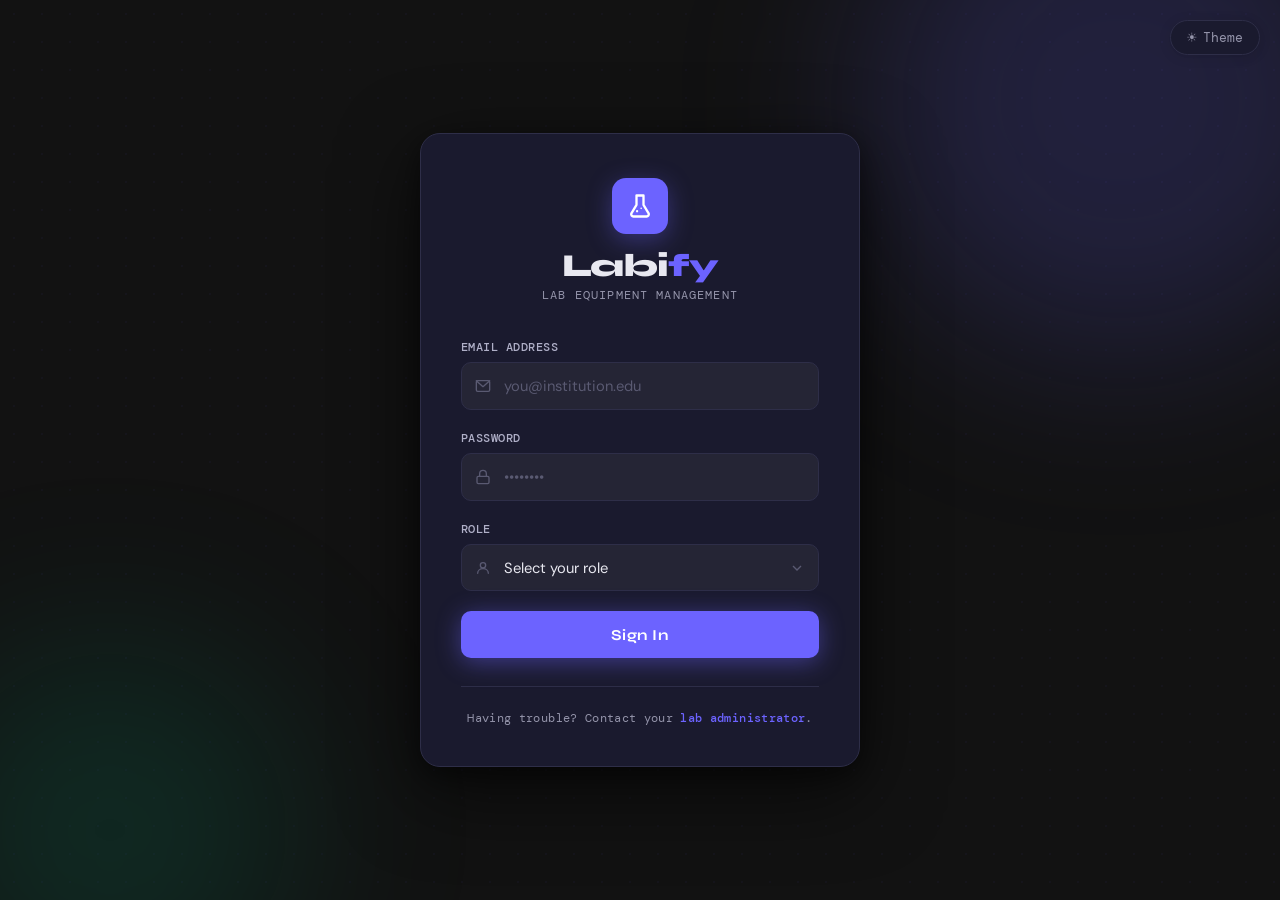
<file: index.html>
<!DOCTYPE html>
<html lang="en">
<head>
  <meta charset="UTF-8">
  <meta name="viewport" content="width=device-width, initial-scale=1.0">
  <title>Dashboard — Labify</title>
  <link rel="stylesheet" href="style.css">
  <link rel="icon" href="data:image/svg+xml,<svg xmlns='http://www.w3.org/2000/svg' viewBox='0 0 100 100'><text y='.9em' font-size='90'>⚗️</text></svg>">
</head>
<body>
<script>
  const token = localStorage.getItem("authToken");
  if (!token) {
    window.location.replace("login.html");  }
</script>
<div class="sidebar-overlay"></div>
<div class="app-layout">

  <!-- SIDEBAR -->
  <aside class="sidebar" id="sidebar">
    <div class="sidebar-logo">
      <div class="logo-icon">⚗️</div>
      <div class="logo-text">Lab<span>ify</span></div>
    </div>
    <nav class="sidebar-nav" id="sidebarNav"></nav>
    <div class="sidebar-footer">
      <button class="collapse-btn" id="collapseBtn">
        <span class="collapse-icon nav-icon">◀</span>
        <span class="nav-label">Collapse</span>
      </button>
    </div>
  </aside>

  <!-- MAIN -->
  <div class="main-content" id="mainContent">
    <header class="navbar">
      <button class="icon-btn" id="mobileMenuBtn">☰</button>
      <div class="page-title-area">
        <div class="page-breadcrumb" id="pageBreadcrumb">Labify</div>
        <div class="page-heading" id="pageHeading">Dashboard</div>
      </div>
      <div class="navbar-search">
        <span class="search-icon">🔍</span>
        <input type="text" id="globalSearch" placeholder="Search equipment, people..." autocomplete="off">
      </div>
      <div class="navbar-actions">
        <button class="icon-btn" id="themeToggle" title="Toggle Theme">☀️</button>
        <div style="position:relative">
          <div class="avatar" id="avatarBtn">AD</div>
          <div class="profile-dropdown" id="profileDropdown">
            <div class="dropdown-item">👤 Admin Profile</div>
            <div class="dropdown-item">⚙️ Settings</div>
            <div class="dropdown-divider"></div>
            <div class="dropdown-item">🚪 Sign Out</div>
          </div>
        </div>
      </div>
    </header>

    <main class="page-content" id="pageContent">
      <!-- Rendered by JS -->
    </main>
  </div>
</div>

<!-- TOAST -->
<div class="toast-container" id="toastContainer"></div>

<!-- CONFIRM DIALOG -->
<div class="confirm-overlay" id="confirmOverlay">
  <div class="confirm-box">
    <div class="confirm-icon">⚠️</div>
    <div class="confirm-title" id="confirmTitle">Are you sure?</div>
    <div class="confirm-msg" id="confirmMsg">This action cannot be undone.</div>
    <div class="confirm-actions">
      <button class="btn btn-secondary" onclick="Confirm.cancel()">Cancel</button>
      <button class="btn btn-danger" id="confirmBtn" onclick="Confirm.confirm()">Delete</button>
    </div>
  </div>
</div>

<script src="script.js"></script>
<script>
document.addEventListener('DOMContentLoaded', () => {
  initLayout('index.html', 'Dashboard', 'Labify / Overview');
  renderDashboard();
});

function renderDashboard() {
  const equipment = DB.get('equipment');
  const issues = DB.get('issues');
  const maintenance = DB.get('maintenance');
  const labs = DB.get('labs');
  const students = DB.get('students');
  const faculty = DB.get('faculty');
  const vendors = DB.get('vendors');
  const technicians = DB.get('technicians');

  const totalEquipment = equipment.reduce((s, e) => s + e.quantity, 0);
  const totalAvailable = equipment.reduce((s, e) => s + e.available, 0);
  const totalIssued = issues.filter(i => i.status === 'issued').length;
  const inMaintenance = maintenance.filter(m => m.status !== 'completed').length;
  const activeLabs = labs.filter(l => l.status === 'active').length;

  document.getElementById('pageContent').innerHTML = `
    <!-- STATS -->
    <div class="stats-grid">
      <div class="stat-card" style="--delay:0">
        <div class="stat-card-header">
          <div class="stat-icon blue">🔬</div>
          <span class="stat-trend neutral">+3 this month</span>
        </div>
        <div class="stat-value" id="sv1">0</div>
        <div class="stat-label">Total Equipment Items</div>
      </div>
      <div class="stat-card" style="--delay:1">
        <div class="stat-card-header">
          <div class="stat-icon green">✅</div>
          <span class="stat-trend up">↑ 12%</span>
        </div>
        <div class="stat-value" id="sv2">0</div>
        <div class="stat-label">Available Items</div>
      </div>
      <div class="stat-card" style="--delay:2">
        <div class="stat-card-header">
          <div class="stat-icon red">📤</div>
          <span class="stat-trend down">↓ 4%</span>
        </div>
        <div class="stat-value" id="sv3">0</div>
        <div class="stat-label">Currently Issued</div>
      </div>
      <div class="stat-card" style="--delay:3">
        <div class="stat-card-header">
          <div class="stat-icon amber">🔧</div>
          <span class="stat-trend neutral">Ongoing</span>
        </div>
        <div class="stat-value" id="sv4">0</div>
        <div class="stat-label">Under Maintenance</div>
      </div>
    </div>

    <!-- QUICK ACTIONS -->
    <div class="quick-actions">
      <a href="issue.html" class="quick-action-btn">
        <div class="qa-icon" style="background:rgba(79,142,247,0.15)">📤</div>
        <span class="qa-label">Issue Equipment</span>
      </a>
      <a href="maintenance.html" class="quick-action-btn">
        <div class="qa-icon" style="background:rgba(245,158,11,0.15)">🔧</div>
        <span class="qa-label">Add Maintenance</span>
      </a>
      <a href="equipment.html" class="quick-action-btn">
        <div class="qa-icon" style="background:rgba(16,185,129,0.15)">➕</div>
        <span class="qa-label">Add Equipment</span>
      </a>
      <a href="students.html" class="quick-action-btn">
        <div class="qa-icon" style="background:rgba(124,58,237,0.15)">🎓</div>
        <span class="qa-label">Add Student</span>
      </a>
      <a href="labs.html" class="quick-action-btn">
        <div class="qa-icon" style="background:rgba(6,182,212,0.15)">🏛️</div>
        <span class="qa-label">Manage Labs</span>
      </a>
      <a href="vendors.html" class="quick-action-btn">
        <div class="qa-icon" style="background:rgba(239,68,68,0.15)">🏢</div>
        <span class="qa-label">Vendors</span>
      </a>
    </div>

    <!-- CHARTS -->
    <div class="charts-grid">
      <div class="chart-card">
        <div class="chart-header">
          <div>
            <div class="chart-title">Equipment by Category</div>
            <div class="chart-subtitle">Total units per category</div>
          </div>
        </div>
        <canvas class="bar-chart" id="barChart"></canvas>
        <div class="chart-legend" id="barLegend"></div>
      </div>
      <div class="chart-card">
        <div class="chart-header">
          <div>
            <div class="chart-title">Issue Activity</div>
            <div class="chart-subtitle">Issues over last 6 months</div>
          </div>
        </div>
        <canvas class="line-chart" id="lineChart"></canvas>
        <div class="chart-legend">
          <div class="legend-item"><div class="legend-dot" style="background:#4f8ef7"></div>Issues</div>
          <div class="legend-item"><div class="legend-dot" style="background:#10b981"></div>Returns</div>
        </div>
      </div>
    </div>

    <!-- BOTTOM GRID -->
    <div class="charts-grid">
      <!-- RECENT ISSUES -->
      <div class="chart-card">
        <div class="chart-header">
          <div>
            <div class="chart-title">Recent Issues</div>
            <div class="chart-subtitle">Latest equipment transactions</div>
          </div>
          <a href="issue.html" class="btn btn-secondary btn-sm">View All</a>
        </div>
        <div id="recentIssues"></div>
      </div>

      <!-- SYSTEM OVERVIEW -->
      <div class="chart-card">
        <div class="chart-header">
          <div>
            <div class="chart-title">System Overview</div>
            <div class="chart-subtitle">Key metrics at a glance</div>
          </div>
        </div>
        <div id="systemOverview"></div>
      </div>
    </div>
  `;

  // Animate stat counters
  animateCounter('sv1', totalEquipment);
  animateCounter('sv2', totalAvailable);
  animateCounter('sv3', totalIssued);
  animateCounter('sv4', inMaintenance);

  // Render charts after layout
  setTimeout(() => {
    renderBarChart(equipment);
    renderLineChart();
    renderRecentIssues(issues, equipment);
    renderSystemOverview({ labs, students, faculty, vendors, technicians, activeLabs });
  }, 100);
}

function animateCounter(id, target) {
  const el = document.getElementById(id);
  if (!el) return;
  let cur = 0;
  const step = Math.ceil(target / 40);
  const timer = setInterval(() => {
    cur = Math.min(cur + step, target);
    el.textContent = cur;
    if (cur >= target) clearInterval(timer);
  }, 30);
}

function renderBarChart(equipment) {
  const cats = {};
  equipment.forEach(eq => {
    cats[eq.category] = (cats[eq.category] || 0) + eq.quantity;
  });
  const labels = Object.keys(cats);
  const data = Object.values(cats);
  const colors = ['#4f8ef7', '#7c3aed', '#06b6d4', '#10b981', '#f59e0b', '#ef4444'];

  Charts.drawBar('barChart', labels, data, colors);

  const legend = document.getElementById('barLegend');
  if (legend) {
    legend.innerHTML = labels.map((l, i) => `
      <div class="legend-item">
        <div class="legend-dot" style="background:${colors[i % colors.length]}"></div>
        ${l}
      </div>`).join('');
  }
}

function renderLineChart() {
  const months = ['Jan', 'Feb', 'Mar', 'Apr', 'May', 'Jun'];
  Charts.drawLine('lineChart', months, [
    { data: [4, 7, 5, 9, 6, 8], color: '#4f8ef7' },
    { data: [2, 5, 4, 6, 5, 7], color: '#10b981' }
  ]);
}

function renderRecentIssues(issues, equipment) {
  const container = document.getElementById('recentIssues');
  if (!container) return;
  const recent = [...issues].sort((a, b) => b.id - a.id).slice(0, 4);

  if (!recent.length) {
    container.innerHTML = `<div class="empty-state"><div class="empty-icon">📋</div><div class="empty-title">No issues yet</div></div>`;
    return;
  }

  container.innerHTML = `<ul class="activity-list">` + recent.map(issue => `
    <li class="activity-item">
      <div class="activity-dot" style="background:${issue.status === 'issued' ? '#ef4444' : '#10b981'}"></div>
      <div class="activity-content">
        <div class="activity-text">
          <span>${issue.equipment_name}</span> — ${issue.borrower_name}
        </div>
        <div class="activity-time">${issue.status === 'issued' ? '📤 Issued' : '📥 Returned'} · ${Utils.formatDate(issue.issued_date)}</div>
      </div>
      ${Utils.statusBadge(issue.status)}
    </li>`).join('') + `</ul>`;
}

function renderSystemOverview({ labs, students, faculty, vendors, technicians, activeLabs }) {
  const items = [
    { label: 'Active Laboratories', value: activeLabs, total: labs.length, color: '#4f8ef7' },
    { label: 'Registered Students', value: students.filter(s => s.status === 'active').length, total: students.length, color: '#7c3aed' },
    { label: 'Faculty Members', value: faculty.filter(f => f.status === 'active').length, total: faculty.length, color: '#06b6d4' },
    { label: 'Active Vendors', value: vendors.filter(v => v.status === 'active').length, total: vendors.length, color: '#10b981' },
    { label: 'Technicians', value: technicians.filter(t => t.status === 'active').length, total: technicians.length, color: '#f59e0b' },
  ];

  document.getElementById('systemOverview').innerHTML = items.map(item => `
    <div style="margin-bottom:18px">
      <div style="display:flex;justify-content:space-between;margin-bottom:6px">
        <span style="font-size:13px;font-weight:500">${item.label}</span>
        <span style="font-size:13px;font-weight:700;color:${item.color}">${item.value}/${item.total}</span>
      </div>
      <div class="progress-bar-wrap">
        <div class="progress-bar" style="width:${item.total ? (item.value/item.total*100) : 0}%;background:${item.color}"></div>
      </div>
    </div>`).join('');
}

window.addEventListener('resize', () => {
  const equipment = DB.get('equipment');
  renderBarChart(equipment);
  renderLineChart();
});
</script>
</body>
</html>
</file>
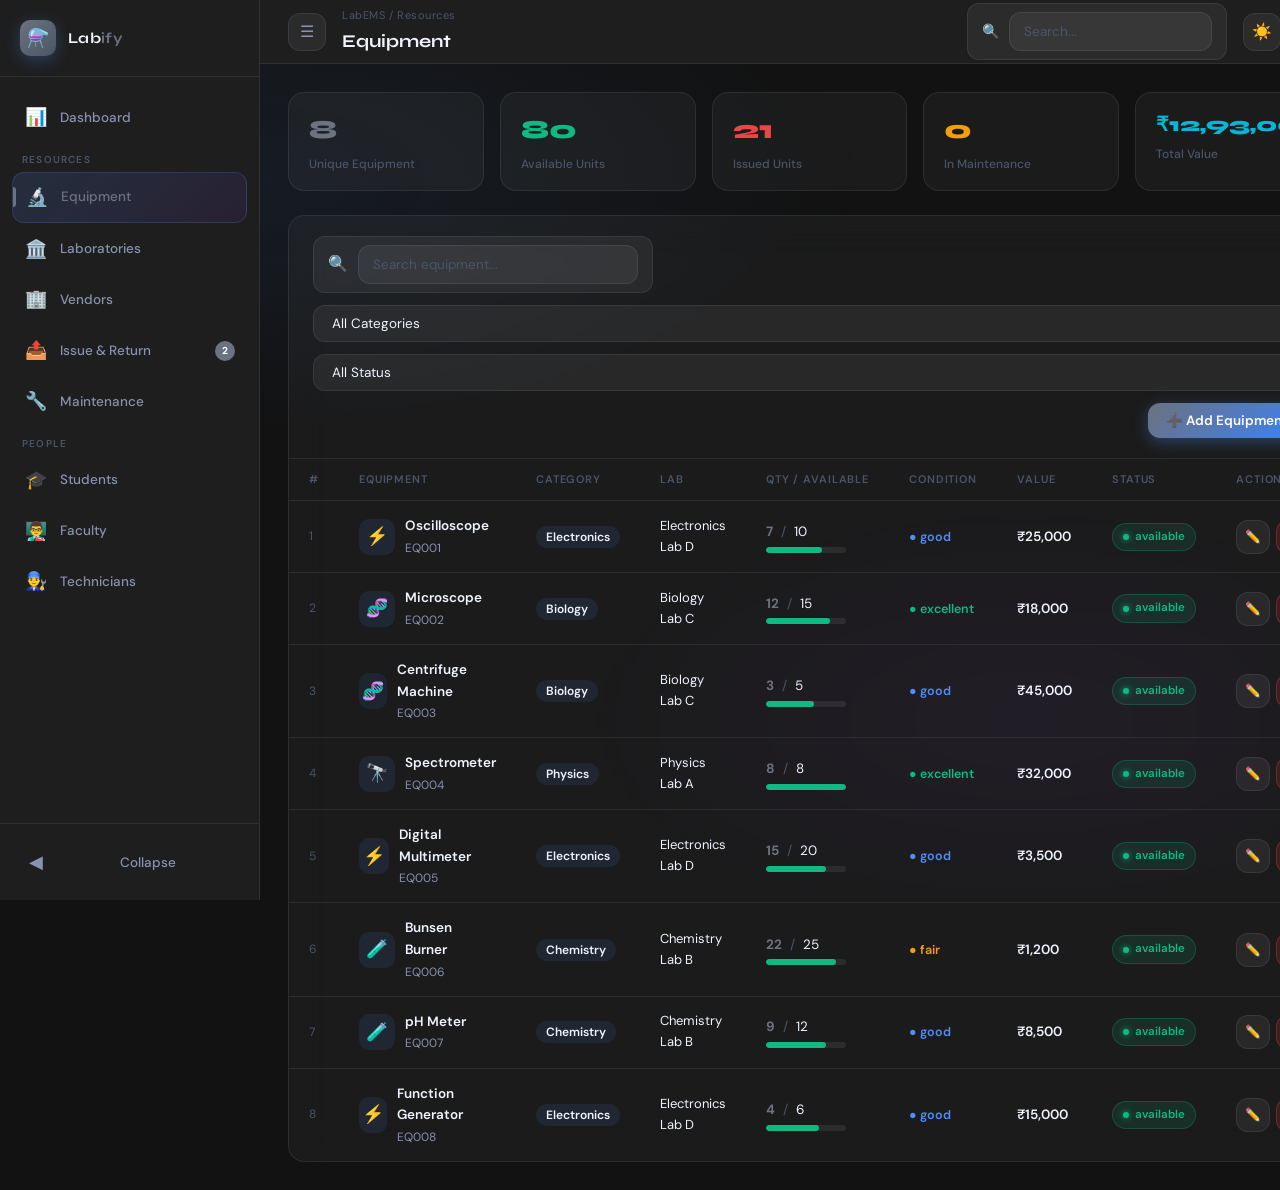
<file: equipment.html>
<!DOCTYPE html>
<html lang="en">
<head>
  <meta charset="UTF-8">
  <meta name="viewport" content="width=device-width, initial-scale=1.0">
  <title>Equipment — Labify</title>
  <link rel="stylesheet" href="style.css">
  <link rel="icon" href="data:image/svg+xml,<svg xmlns='http://www.w3.org/2000/svg' viewBox='0 0 100 100'><text y='.9em' font-size='90'>⚗️</text></svg>">
</head>
<body>

<div class="sidebar-overlay"></div>
<div class="app-layout">
  <aside class="sidebar" id="sidebar">
    <div class="sidebar-logo"><div class="logo-icon">⚗️</div><div class="logo-text">Lab<span>ify</span></div></div>
    <nav class="sidebar-nav" id="sidebarNav"></nav>
    <div class="sidebar-footer">
      <button class="collapse-btn" id="collapseBtn"><span class="collapse-icon nav-icon">◀</span><span class="nav-label">Collapse</span></button>
    </div>
  </aside>

  <div class="main-content" id="mainContent">
    <header class="navbar">
      <button class="icon-btn" id="mobileMenuBtn">☰</button>
      <div class="page-title-area">
        <div class="page-breadcrumb" id="pageBreadcrumb">Labify / Resources</div>
        <div class="page-heading" id="pageHeading">Equipment</div>
      </div>
      <div class="navbar-search">
        <span class="search-icon">🔍</span>
        <input type="text" id="globalSearch" placeholder="Search..." autocomplete="off">
      </div>
      <div class="navbar-actions">
        <button class="icon-btn" id="themeToggle">☀️</button>
        <div style="position:relative">
          <div class="avatar" id="avatarBtn">AD</div>
          <div class="profile-dropdown" id="profileDropdown">
            <div class="dropdown-item">👤 Admin Profile</div>
            <div class="dropdown-item">⚙️ Settings</div>
            <div class="dropdown-divider"></div>
            <div class="dropdown-item">🚪 Sign Out</div>
          </div>
        </div>
      </div>
    </header>

    <main class="page-content">
      <div class="mini-stats" id="miniStats"></div>
      <div class="table-card">
        <div class="table-toolbar">
          <div class="search-box">
            <span>🔍</span>
            <input type="text" id="tableSearch" placeholder="Search equipment...">
          </div>
          <select class="filter-select" id="categoryFilter">
            <option value="">All Categories</option>
            <option value="Electronics">Electronics</option>
            <option value="Biology">Biology</option>
            <option value="Chemistry">Chemistry</option>
            <option value="Physics">Physics</option>
            <option value="Mechanical">Mechanical</option>
            <option value="General">General</option>
          </select>
          <select class="filter-select" id="statusFilter">
            <option value="">All Status</option>
            <option value="available">Available</option>
            <option value="issued">Issued</option>
            <option value="maintenance">Maintenance</option>
          </select>
          <div class="toolbar-spacer"></div>
          <button class="btn btn-primary" onclick="openAddModal()">➕ Add Equipment</button>
        </div>
        <div id="tableBody"></div>
      </div>
    </main>
  </div>
</div>

<!-- MODAL -->
<div class="modal-overlay" id="eqModal">
  <div class="modal">
    <div class="modal-header">
      <div class="modal-title" id="modalTitle">Add Equipment</div>
      <button class="modal-close" onclick="closeModal('eqModal')">✕</button>
    </div>
    <div class="modal-body">
      <input type="hidden" id="editId">
      <div class="form-row">
        <div class="form-group">
          <label>Equipment Name *</label>
          <input type="text" id="fName" placeholder="e.g. Oscilloscope">
          <div class="form-error" id="fNameErr">Name is required</div>
        </div>
        <div class="form-group">
          <label>Equipment Code *</label>
          <input type="text" id="fCode" placeholder="e.g. EQ001">
          <div class="form-error" id="fCodeErr">Code is required</div>
        </div>
      </div>
      <div class="form-row">
        <div class="form-group">
          <label>Category *</label>
          <select id="fCategory">
            <option value="">Select category</option>
            <option value="Electronics">Electronics</option>
            <option value="Biology">Biology</option>
            <option value="Chemistry">Chemistry</option>
            <option value="Physics">Physics</option>
            <option value="Mechanical">Mechanical</option>
            <option value="General">General</option>
          </select>
          <div class="form-error" id="fCatErr">Category is required</div>
        </div>
        <div class="form-group">
          <label>Assigned Lab</label>
          <select id="fLab">
            <option value="">Select lab</option>
          </select>
        </div>
      </div>
      <div class="form-row">
        <div class="form-group">
          <label>Total Quantity *</label>
          <input type="number" id="fQty" placeholder="e.g. 10" min="1">
          <div class="form-error" id="fQtyErr">Quantity must be >= 1</div>
        </div>
        <div class="form-group">
          <label>Available Quantity</label>
          <input type="number" id="fAvail" placeholder="e.g. 8" min="0">
        </div>
      </div>
      <div class="form-row">
        <div class="form-group">
          <label>Vendor</label>
          <select id="fVendor">
            <option value="">Select vendor</option>
          </select>
        </div>
        <div class="form-group">
          <label>Condition</label>
          <select id="fCondition">
            <option value="excellent">Excellent</option>
            <option value="good">Good</option>
            <option value="fair">Fair</option>
            <option value="poor">Poor</option>
          </select>
        </div>
      </div>
      <div class="form-row">
        <div class="form-group">
          <label>Purchase Date</label>
          <input type="date" id="fDate">
        </div>
        <div class="form-group">
          <label>Value (₹)</label>
          <input type="number" id="fValue" placeholder="e.g. 25000" min="0">
        </div>
      </div>
      <div class="form-group">
        <label>Status</label>
        <select id="fStatus">
          <option value="available">Available</option>
          <option value="maintenance">Under Maintenance</option>
          <option value="issued">Issued</option>
        </select>
      </div>
    </div>
    <div class="modal-footer">
      <button class="btn btn-secondary" onclick="closeModal('eqModal')">Cancel</button>
      <button class="btn btn-primary" onclick="saveEquipment()">💾 Save Equipment</button>
    </div>
  </div>
</div>

<div class="toast-container" id="toastContainer"></div>
<div class="confirm-overlay" id="confirmOverlay">
  <div class="confirm-box">
    <div class="confirm-icon">🗑️</div>
    <div class="confirm-title" id="confirmTitle">Delete Equipment?</div>
    <div class="confirm-msg" id="confirmMsg">This action cannot be undone.</div>
    <div class="confirm-actions">
      <button class="btn btn-secondary" onclick="Confirm.cancel()">Cancel</button>
      <button class="btn btn-danger" id="confirmBtn" onclick="Confirm.confirm()">Delete</button>
    </div>
  </div>
</div>

<script src="script.js"></script>
<script>
let allEquipment = [];
let filtered = [];

document.addEventListener('DOMContentLoaded', () => {
  initLayout('equipment.html', 'Equipment', 'LabEMS / Resources');
  loadData();
  populateDropdowns();
  document.getElementById('tableSearch').addEventListener('input', Utils.debounce(applyFilters, 250));
  document.getElementById('categoryFilter').addEventListener('change', applyFilters);
  document.getElementById('statusFilter').addEventListener('change', applyFilters);
});

function loadData() {
  allEquipment = DB.get('equipment');
  renderMiniStats();
  applyFilters();
}

function populateDropdowns() {
  const labs = DB.get('labs');
  const vendors = DB.get('vendors');
  const labSel = document.getElementById('fLab');
  const vendorSel = document.getElementById('fVendor');
  labs.forEach(l => labSel.innerHTML += `<option value="${l.id}">${l.name}</option>`);
  vendors.forEach(v => vendorSel.innerHTML += `<option value="${v.id}">${v.name}</option>`);
}

function renderMiniStats() {
  const totalQty = allEquipment.reduce((s, e) => s + e.quantity, 0);
  const totalAvail = allEquipment.reduce((s, e) => s + e.available, 0);
  const totalVal = allEquipment.reduce((s, e) => s + (e.value * e.quantity || 0), 0);
  const inMaint = allEquipment.filter(e => e.status === 'maintenance').length;

  document.getElementById('miniStats').innerHTML = `
    <div class="mini-stat"><div class="mini-stat-value text-accent">${allEquipment.length}</div><div class="mini-stat-label">Unique Equipment</div></div>
    <div class="mini-stat"><div class="mini-stat-value text-success">${totalAvail}</div><div class="mini-stat-label">Available Units</div></div>
    <div class="mini-stat"><div class="mini-stat-value text-danger">${totalQty - totalAvail}</div><div class="mini-stat-label">Issued Units</div></div>
    <div class="mini-stat"><div class="mini-stat-value text-warning">${inMaint}</div><div class="mini-stat-label">In Maintenance</div></div>
    <div class="mini-stat"><div class="mini-stat-value" style="color:var(--accent-teal);font-size:20px">${Utils.formatCurrency(totalVal)}</div><div class="mini-stat-label">Total Value</div></div>
  `;
}

function applyFilters() {
  const q = document.getElementById('tableSearch').value.toLowerCase();
  const cat = document.getElementById('categoryFilter').value;
  const status = document.getElementById('statusFilter').value;
  filtered = allEquipment.filter(e => {
    const matchQ = !q || e.name.toLowerCase().includes(q) || e.code.toLowerCase().includes(q) || (e.category || '').toLowerCase().includes(q);
    const matchC = !cat || e.category === cat;
    const matchS = !status || e.status === status;
    return matchQ && matchC && matchS;
  });
  renderTable();
}

function getLab(id) { return DB.get('labs').find(l => l.id === parseInt(id))?.name || '—'; }
function getVendor(id) { return DB.get('vendors').find(v => v.id === parseInt(id))?.name || '—'; }

const condColors = { excellent: '#10b981', good: '#4f8ef7', fair: '#f59e0b', poor: '#ef4444' };
const catIcons = { Electronics: '⚡', Biology: '🧬', Chemistry: '🧪', Physics: '🔭', Mechanical: '⚙️', General: '📦' };

function renderTable() {
  const container = document.getElementById('tableBody');
  if (!filtered.length) {
    container.innerHTML = `<div class="empty-state"><div class="empty-icon">🔬</div><div class="empty-title">No equipment found</div><div class="empty-desc">Add equipment or adjust your filters.</div><button class="btn btn-primary" onclick="openAddModal()">➕ Add Equipment</button></div>`;
    return;
  }

  container.innerHTML = `
    <table>
      <thead><tr>
        <th>#</th><th>Equipment</th><th>Category</th><th>Lab</th>
        <th>Qty / Available</th><th>Condition</th><th>Value</th><th>Status</th><th>Actions</th>
      </tr></thead>
      <tbody>
        ${filtered.map((eq, i) => `
          <tr>
            <td style="color:var(--text-muted);font-size:12px">${i+1}</td>
            <td>
              <div style="display:flex;align-items:center;gap:10px">
                <div style="width:36px;height:36px;border-radius:10px;background:rgba(79,142,247,0.1);display:flex;align-items:center;justify-content:center;font-size:18px">${catIcons[eq.category] || '📦'}</div>
                <div>
                  <div style="font-weight:600">${eq.name}</div>
                  <div class="cell-secondary">${eq.code}</div>
                </div>
              </div>
            </td>
            <td><span style="background:rgba(79,142,247,0.1);padding:3px 10px;border-radius:20px;font-size:12px;font-weight:600">${eq.category}</span></td>
            <td style="font-size:13px">${getLab(eq.lab_id)}</td>
            <td>
              <div style="display:flex;align-items:center;gap:8px">
                <span style="font-weight:700;color:var(--accent-primary)">${eq.available}</span>
                <span style="color:var(--text-muted)">/</span>
                <span>${eq.quantity}</span>
              </div>
              <div class="progress-bar-wrap" style="margin-top:4px;width:80px">
                <div class="progress-bar" style="width:${eq.quantity ? (eq.available/eq.quantity*100) : 0}%;background:var(--accent-success)"></div>
              </div>
            </td>
            <td><span style="color:${condColors[eq.condition] || '#94a3b8'};font-weight:600;font-size:12.5px">● ${eq.condition || '—'}</span></td>
            <td style="font-weight:600">${Utils.formatCurrency(eq.value || 0)}</td>
            <td>${Utils.statusBadge(eq.status)}</td>
            <td>
              <div class="action-btns">
                <button class="btn btn-secondary btn-sm btn-icon-only" onclick="editEquipment(${eq.id})" title="Edit">✏️</button>
                <button class="btn btn-danger btn-sm btn-icon-only" onclick="deleteEquipment(${eq.id})" title="Delete">🗑️</button>
              </div>
            </td>
          </tr>`).join('')}
      </tbody>
    </table>`;
}

function openAddModal() {
  document.getElementById('editId').value = '';
  document.getElementById('fName').value = '';
  document.getElementById('fCode').value = '';
  document.getElementById('fCategory').value = '';
  document.getElementById('fLab').value = '';
  document.getElementById('fQty').value = '';
  document.getElementById('fAvail').value = '';
  document.getElementById('fVendor').value = '';
  document.getElementById('fCondition').value = 'good';
  document.getElementById('fDate').value = '';
  document.getElementById('fValue').value = '';
  document.getElementById('fStatus').value = 'available';
  document.getElementById('modalTitle').textContent = 'Add Equipment';
  clearErrors();
  openModal('eqModal');
}

function editEquipment(id) {
  const eq = allEquipment.find(e => e.id === id);
  if (!eq) return;
  document.getElementById('editId').value = id;
  document.getElementById('fName').value = eq.name;
  document.getElementById('fCode').value = eq.code;
  document.getElementById('fCategory').value = eq.category;
  document.getElementById('fLab').value = eq.lab_id || '';
  document.getElementById('fQty').value = eq.quantity;
  document.getElementById('fAvail').value = eq.available;
  document.getElementById('fVendor').value = eq.vendor_id || '';
  document.getElementById('fCondition').value = eq.condition || 'good';
  document.getElementById('fDate').value = eq.purchase_date || '';
  document.getElementById('fValue').value = eq.value || '';
  document.getElementById('fStatus').value = eq.status;
  document.getElementById('modalTitle').textContent = 'Edit Equipment';
  clearErrors();
  openModal('eqModal');
}

function saveEquipment() {
  const name = document.getElementById('fName').value.trim();
  const code = document.getElementById('fCode').value.trim();
  const category = document.getElementById('fCategory').value;
  const qty = parseInt(document.getElementById('fQty').value) || 0;
  let valid = true;

  [['fName','fNameErr'], ['fCode','fCodeErr']].forEach(([f, e]) => {
    const val = document.getElementById(f).value.trim();
    if (!val) { showError(e); document.getElementById(f).classList.add('invalid'); valid = false; }
    else { hideError(e); document.getElementById(f).classList.remove('invalid'); }
  });

  if (!category) { showError('fCatErr'); document.getElementById('fCategory').classList.add('invalid'); valid = false; }
  else { hideError('fCatErr'); document.getElementById('fCategory').classList.remove('invalid'); }

  if (qty < 1) { showError('fQtyErr'); document.getElementById('fQty').classList.add('invalid'); valid = false; }
  else { hideError('fQtyErr'); document.getElementById('fQty').classList.remove('invalid'); }

  if (!valid) return;

  const avail = parseInt(document.getElementById('fAvail').value) || qty;
  const data = {
    name, code, category,
    lab_id: parseInt(document.getElementById('fLab').value) || null,
    quantity: qty,
    available: Math.min(avail, qty),
    vendor_id: parseInt(document.getElementById('fVendor').value) || null,
    condition: document.getElementById('fCondition').value,
    purchase_date: document.getElementById('fDate').value,
    value: parseFloat(document.getElementById('fValue').value) || 0,
    status: document.getElementById('fStatus').value
  };

  const equipment = DB.get('equipment');
  const id = document.getElementById('editId').value;
  if (id) {
    const idx = equipment.findIndex(e => e.id === parseInt(id));
    if (idx >= 0) equipment[idx] = { ...equipment[idx], ...data };
    Toast.show('Equipment updated!', 'success');
  } else {
    data.id = DB.nextId('equipment');
    equipment.push(data);
    Toast.show('Equipment added!', 'success');
  }

  DB.set('equipment', equipment);
  closeModal('eqModal');
  loadData();
}

async function deleteEquipment(id) {
  const ok = await Confirm.show('Delete Equipment?', 'This will permanently remove this equipment record.');
  if (!ok) return;
  DB.set('equipment', DB.get('equipment').filter(e => e.id !== id));
  Toast.show('Equipment deleted.', 'warning');
  loadData();
}

function showError(id) { document.getElementById(id)?.classList.add('show'); }
function hideError(id) { document.getElementById(id)?.classList.remove('show'); }
function clearErrors() {
  document.querySelectorAll('.form-error').forEach(e => e.classList.remove('show'));
  document.querySelectorAll('.invalid').forEach(e => e.classList.remove('invalid'));
}
</script>
</body>
</html>
</file>
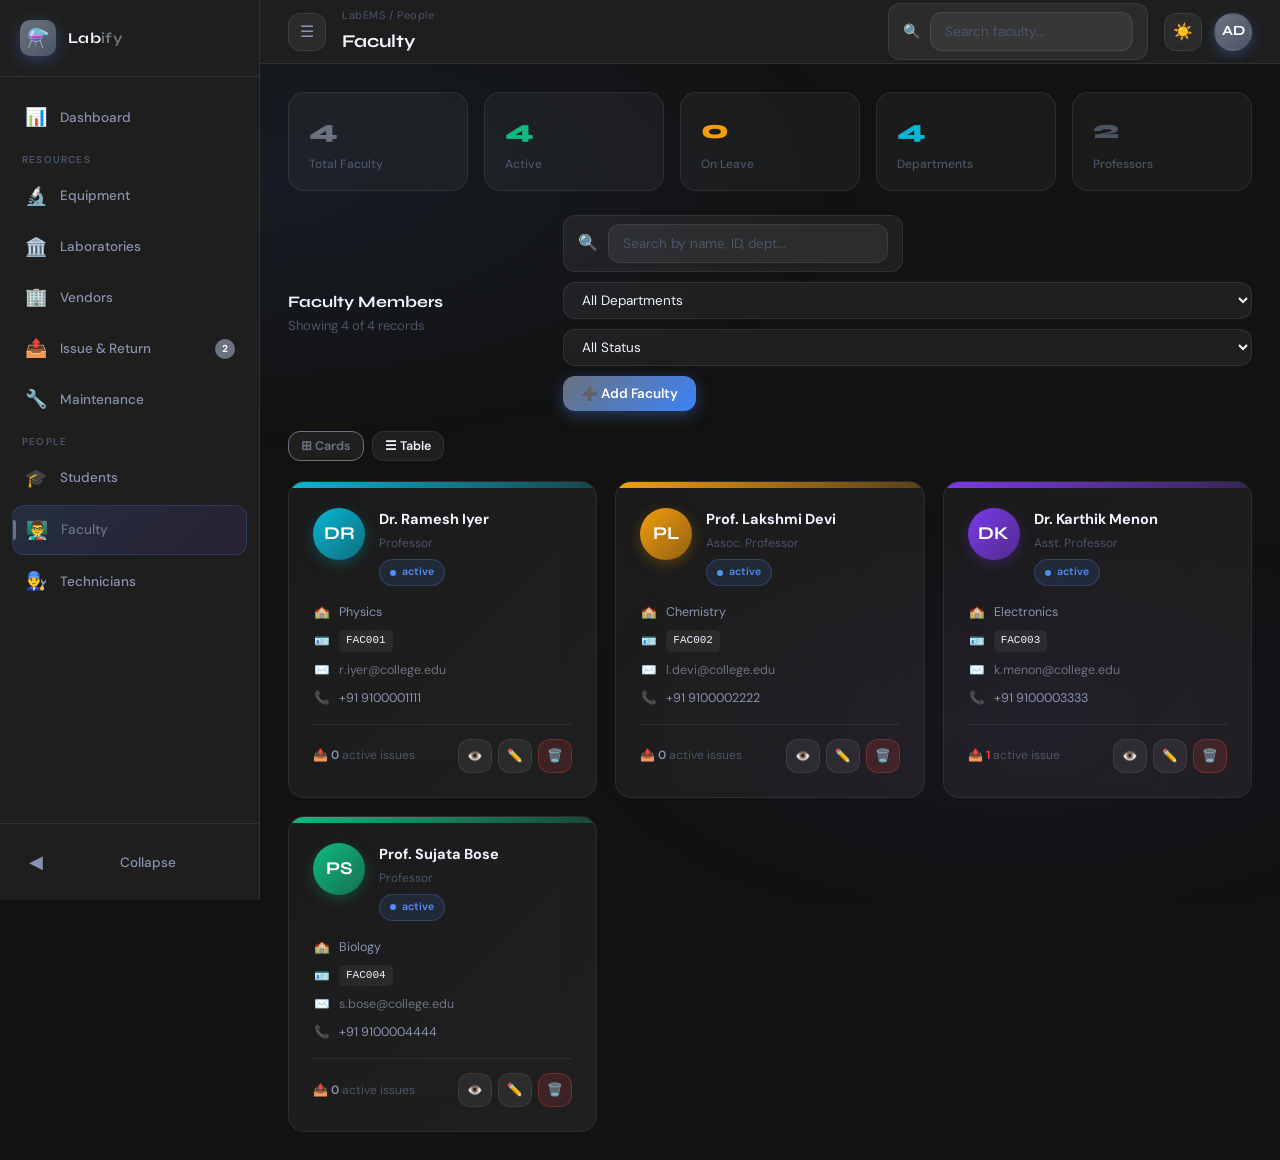
<file: faculty.html>
<!DOCTYPE html>
<html lang="en">
<head>
  <meta charset="UTF-8">
  <meta name="viewport" content="width=device-width, initial-scale=1.0">
  <title>Faculty — Labify</title>
  <link rel="stylesheet" href="style.css">
  <link rel="icon" href="data:image/svg+xml,<svg xmlns='http://www.w3.org/2000/svg' viewBox='0 0 100 100'><text y='.9em' font-size='90'>⚗️</text></svg>">
</head>
<body>
<div class="sidebar-overlay"></div>
<div class="app-layout">

  <!-- SIDEBAR -->
  <aside class="sidebar" id="sidebar">
    <div class="sidebar-logo">
      <div class="logo-icon">⚗️</div>
      <div class="logo-text">Lab<span>ify</span></div>
    </div>
    <nav class="sidebar-nav" id="sidebarNav"></nav>
    <div class="sidebar-footer">
      <button class="collapse-btn" id="collapseBtn">
        <span class="collapse-icon nav-icon">◀</span>
        <span class="nav-label">Collapse</span>
      </button>
    </div>
  </aside>

  <!-- MAIN -->
  <div class="main-content" id="mainContent">
    <header class="navbar">
      <button class="icon-btn" id="mobileMenuBtn">☰</button>
      <div class="page-title-area">
        <div class="page-breadcrumb" id="pageBreadcrumb">Labify / People</div>
        <div class="page-heading" id="pageHeading">Faculty</div>
      </div>
      <div class="navbar-search">
        <span class="search-icon">🔍</span>
        <input type="text" id="globalSearch" placeholder="Search faculty..." autocomplete="off">
      </div>
      <div class="navbar-actions">
        <button class="icon-btn" id="themeToggle">☀️</button>
        <div style="position:relative">
          <div class="avatar" id="avatarBtn">AD</div>
          <div class="profile-dropdown" id="profileDropdown">
            <div class="dropdown-item">👤 Admin Profile</div>
            <div class="dropdown-item">⚙️ Settings</div>
            <div class="dropdown-divider"></div>
            <div class="dropdown-item">🚪 Sign Out</div>
          </div>
        </div>
      </div>
    </header>

    <main class="page-content">

      <!-- Mini Stats -->
      <div class="mini-stats" id="miniStats"></div>

      <!-- Faculty Cards Grid -->
      <div class="section-header">
        <div>
          <div class="section-title">Faculty Members</div>
          <div class="section-sub" id="recordCount">Loading...</div>
        </div>
        <div style="display:flex;gap:10px;flex-wrap:wrap;align-items:center">
          <div class="search-box" style="min-width:220px">
            <span>🔍</span>
            <input type="text" id="tableSearch" placeholder="Search by name, ID, dept...">
          </div>
          <select class="filter-select" id="deptFilter">
            <option value="">All Departments</option>
            <option value="Physics">Physics</option>
            <option value="Chemistry">Chemistry</option>
            <option value="Biology">Biology</option>
            <option value="Electronics">Electronics</option>
            <option value="Mechanical">Mechanical</option>
            <option value="Computer Science">Computer Science</option>
            <option value="Mathematics">Mathematics</option>
          </select>
          <select class="filter-select" id="statusFilter">
            <option value="">All Status</option>
            <option value="active">Active</option>
            <option value="inactive">Inactive</option>
          </select>
          <button class="btn btn-primary" onclick="openAddModal()">➕ Add Faculty</button>
        </div>
      </div>

      <!-- View Toggle -->
      <div style="display:flex;gap:8px;margin-bottom:20px">
        <button class="btn btn-secondary btn-sm" id="cardViewBtn" onclick="setView('card')" style="border-color:var(--accent-primary);color:var(--accent-primary)">⊞ Cards</button>
        <button class="btn btn-secondary btn-sm" id="tableViewBtn" onclick="setView('table')">☰ Table</button>
      </div>

      <!-- Content Area -->
      <div id="contentArea"></div>
    </main>
  </div>
</div>

<!-- ADD / EDIT MODAL -->
<div class="modal-overlay" id="facultyModal">
  <div class="modal">
    <div class="modal-header">
      <div class="modal-title" id="modalTitle">Add Faculty Member</div>
      <button class="modal-close" onclick="closeModal('facultyModal')">✕</button>
    </div>
    <div class="modal-body">
      <input type="hidden" id="editId">

      <div class="form-row">
        <div class="form-group">
          <label>Full Name *</label>
          <input type="text" id="fName" placeholder="e.g. Dr. Ramesh Iyer">
          <div class="form-error" id="fNameErr">Name is required</div>
        </div>
        <div class="form-group">
          <label>Employee ID *</label>
          <input type="text" id="fEmpId" placeholder="e.g. FAC001">
          <div class="form-error" id="fEmpIdErr">Employee ID is required</div>
        </div>
      </div>

      <div class="form-row">
        <div class="form-group">
          <label>Department *</label>
          <select id="fDept">
            <option value="">Select department</option>
            <option value="Physics">Physics</option>
            <option value="Chemistry">Chemistry</option>
            <option value="Biology">Biology</option>
            <option value="Electronics">Electronics</option>
            <option value="Mechanical">Mechanical</option>
            <option value="Computer Science">Computer Science</option>
            <option value="Mathematics">Mathematics</option>
          </select>
          <div class="form-error" id="fDeptErr">Department is required</div>
        </div>
        <div class="form-group">
          <label>Designation</label>
          <select id="fDesig">
            <option value="Professor">Professor</option>
            <option value="Assoc. Professor">Assoc. Professor</option>
            <option value="Asst. Professor">Asst. Professor</option>
            <option value="Lecturer">Lecturer</option>
            <option value="Lab Instructor">Lab Instructor</option>
            <option value="HOD">HOD</option>
          </select>
        </div>
      </div>

      <div class="form-row">
        <div class="form-group">
          <label>Email Address</label>
          <input type="email" id="fEmail" placeholder="e.g. name@college.edu">
        </div>
        <div class="form-group">
          <label>Phone Number</label>
          <input type="tel" id="fPhone" placeholder="e.g. +91 9100001111">
        </div>
      </div>

      <div class="form-row">
        <div class="form-group">
          <label>Joining Date</label>
          <input type="date" id="fJoinDate">
        </div>
        <div class="form-group">
          <label>Qualification</label>
          <input type="text" id="fQual" placeholder="e.g. Ph.D, M.Tech">
        </div>
      </div>

      <div class="form-group">
        <label>Status</label>
        <select id="fStatus">
          <option value="active">Active</option>
          <option value="inactive">Inactive</option>
          <option value="on-leave">On Leave</option>
        </select>
      </div>
    </div>
    <div class="modal-footer">
      <button class="btn btn-secondary" onclick="closeModal('facultyModal')">Cancel</button>
      <button class="btn btn-primary" onclick="saveFaculty()">💾 Save Faculty</button>
    </div>
  </div>
</div>

<!-- VIEW PROFILE MODAL -->
<div class="modal-overlay" id="profileModal">
  <div class="modal" style="max-width:480px">
    <div class="modal-header">
      <div class="modal-title">Faculty Profile</div>
      <button class="modal-close" onclick="closeModal('profileModal')">✕</button>
    </div>
    <div class="modal-body" id="profileBody"></div>
    <div class="modal-footer">
      <button class="btn btn-secondary" onclick="closeModal('profileModal')">Close</button>
    </div>
  </div>
</div>

<div class="toast-container" id="toastContainer"></div>
<div class="confirm-overlay" id="confirmOverlay">
  <div class="confirm-box">
    <div class="confirm-icon">🗑️</div>
    <div class="confirm-title" id="confirmTitle">Delete Faculty?</div>
    <div class="confirm-msg" id="confirmMsg">This will permanently remove this faculty record.</div>
    <div class="confirm-actions">
      <button class="btn btn-secondary" onclick="Confirm.cancel()">Cancel</button>
      <button class="btn btn-danger" id="confirmBtn" onclick="Confirm.confirm()">Delete</button>
    </div>
  </div>
</div>

<script src="script.js"></script>
<script>
let allFaculty = [];
let filtered = [];
let currentView = 'card';

const deptColors = {
  'Physics':         '#06b6d4',
  'Chemistry':       '#f59e0b',
  'Biology':         '#10b981',
  'Electronics':     '#7c3aed',
  'Mechanical':      '#ef4444',
  'Computer Science':'#4f8ef7',
  'Mathematics':     '#ec4899',
};

const desigRank = {
  'HOD': 0, 'Professor': 1, 'Assoc. Professor': 2,
  'Asst. Professor': 3, 'Lecturer': 4, 'Lab Instructor': 5
};

document.addEventListener('DOMContentLoaded', () => {
  initLayout('faculty.html', 'Faculty', 'LabEMS / People');
  loadData();
  document.getElementById('tableSearch').addEventListener('input', Utils.debounce(applyFilters, 250));
  document.getElementById('deptFilter').addEventListener('change', applyFilters);
  document.getElementById('statusFilter').addEventListener('change', applyFilters);
});

function loadData() {
  allFaculty = DB.get('faculty');
  renderMiniStats();
  applyFilters();
}

function renderMiniStats() {
  const active  = allFaculty.filter(f => f.status === 'active').length;
  const onLeave = allFaculty.filter(f => f.status === 'on-leave').length;
  const depts   = [...new Set(allFaculty.map(f => f.department))].length;
  const profs   = allFaculty.filter(f => f.designation === 'Professor' || f.designation === 'HOD').length;

  document.getElementById('miniStats').innerHTML = `
    <div class="mini-stat"><div class="mini-stat-value text-accent">${allFaculty.length}</div><div class="mini-stat-label">Total Faculty</div></div>
    <div class="mini-stat"><div class="mini-stat-value text-success">${active}</div><div class="mini-stat-label">Active</div></div>
    <div class="mini-stat"><div class="mini-stat-value text-warning">${onLeave}</div><div class="mini-stat-label">On Leave</div></div>
    <div class="mini-stat"><div class="mini-stat-value" style="color:var(--accent-teal)">${depts}</div><div class="mini-stat-label">Departments</div></div>
    <div class="mini-stat"><div class="mini-stat-value" style="color:var(--accent-secondary)">${profs}</div><div class="mini-stat-label">Professors</div></div>
  `;
}

function applyFilters() {
  const q      = document.getElementById('tableSearch').value.toLowerCase();
  const dept   = document.getElementById('deptFilter').value;
  const status = document.getElementById('statusFilter').value;

  filtered = allFaculty.filter(f => {
    const matchQ = !q ||
      f.name.toLowerCase().includes(q) ||
      (f.employee_id || '').toLowerCase().includes(q) ||
      (f.department || '').toLowerCase().includes(q) ||
      (f.email || '').toLowerCase().includes(q);
    const matchD = !dept   || f.department === dept;
    const matchS = !status || f.status     === status;
    return matchQ && matchD && matchS;
  });

  document.getElementById('recordCount').textContent =
    `Showing ${filtered.length} of ${allFaculty.length} records`;

  currentView === 'card' ? renderCards() : renderTable();
}

// ─── CARD VIEW ──────────────────────────────────────────
function renderCards() {
  const area = document.getElementById('contentArea');
  if (!filtered.length) {
    area.innerHTML = `
      <div class="empty-state">
        <div class="empty-icon">👨‍🏫</div>
        <div class="empty-title">No faculty members found</div>
        <div class="empty-desc">Try adjusting filters or add a new faculty member.</div>
        <button class="btn btn-primary" onclick="openAddModal()">➕ Add Faculty</button>
      </div>`;
    return;
  }

  area.innerHTML = `
    <div style="
      display:grid;
      grid-template-columns:repeat(auto-fill,minmax(280px,1fr));
      gap:18px;
    ">
      ${filtered.map(f => facultyCard(f)).join('')}
    </div>`;
}

function facultyCard(f) {
  const color  = deptColors[f.department] || '#94a3b8';
  const initials = Utils.getInitials(f.name);
  const statusMap = { active:'badge-active', inactive:'badge-inactive', 'on-leave':'badge-maintenance' };

  // issues count for this faculty
  const issues = DB.get('issues').filter(i => i.borrower_type === 'faculty' && i.borrower_id === f.id && i.status === 'issued').length;

  return `
    <div class="stat-card" style="cursor:default">
      <!-- Header strip -->
      <div style="
        height:6px;
        background:linear-gradient(90deg,${color},${color}44);
        border-radius:6px;
        margin:-24px -24px 20px -24px;
        border-radius:var(--radius-lg) var(--radius-lg) 0 0;
      "></div>

      <div style="display:flex;align-items:flex-start;gap:14px;margin-bottom:16px">
        <!-- Avatar -->
        <div style="
          width:52px;height:52px;border-radius:50%;flex-shrink:0;
          background:linear-gradient(135deg,${color},${color}88);
          display:flex;align-items:center;justify-content:center;
          font-family:var(--font-display);font-weight:700;font-size:18px;color:#fff;
          box-shadow:0 4px 14px ${color}44;
        ">${initials}</div>

        <div style="flex:1;min-width:0">
          <div style="font-weight:700;font-size:14.5px;margin-bottom:3px;white-space:nowrap;overflow:hidden;text-overflow:ellipsis">${f.name}</div>
          <div style="font-size:12px;color:var(--text-muted)">${f.designation || 'Faculty'}</div>
          <span class="badge ${statusMap[f.status] || 'badge-inactive'}" style="margin-top:6px;font-size:10.5px">${f.status}</span>
        </div>
      </div>

      <!-- Info rows -->
      <div style="display:flex;flex-direction:column;gap:8px;margin-bottom:16px">
        <div style="display:flex;align-items:center;gap:8px;font-size:12.5px">
          <span style="width:18px;text-align:center">🏫</span>
          <span style="color:var(--text-secondary)">${f.department || '—'}</span>
        </div>
        <div style="display:flex;align-items:center;gap:8px;font-size:12.5px">
          <span style="width:18px;text-align:center">🪪</span>
          <code style="background:var(--bg-input);padding:2px 7px;border-radius:5px;font-size:11px">${f.employee_id || '—'}</code>
        </div>
        ${f.email ? `
        <div style="display:flex;align-items:center;gap:8px;font-size:12.5px">
          <span style="width:18px;text-align:center">✉️</span>
          <span style="color:var(--accent-primary);overflow:hidden;text-overflow:ellipsis;white-space:nowrap">${f.email}</span>
        </div>` : ''}
        ${f.phone ? `
        <div style="display:flex;align-items:center;gap:8px;font-size:12.5px">
          <span style="width:18px;text-align:center">📞</span>
          <span style="color:var(--text-secondary)">${f.phone}</span>
        </div>` : ''}
      </div>

      <!-- Footer -->
      <div style="display:flex;align-items:center;justify-content:space-between;padding-top:14px;border-top:1px solid var(--border)">
        <div style="font-size:12px;color:var(--text-muted)">
          📤 <span style="font-weight:600;color:${issues>0?'var(--accent-danger)':'var(--text-secondary)'}">${issues}</span> active issue${issues!==1?'s':''}
        </div>
        <div class="action-btns">
          <button class="btn btn-secondary btn-sm btn-icon-only" onclick="viewProfile(${f.id})" title="View Profile">👁️</button>
          <button class="btn btn-secondary btn-sm btn-icon-only" onclick="editFaculty(${f.id})" title="Edit">✏️</button>
          <button class="btn btn-danger btn-sm btn-icon-only"    onclick="deleteFaculty(${f.id})" title="Delete">🗑️</button>
        </div>
      </div>
    </div>`;
}

// ─── TABLE VIEW ─────────────────────────────────────────
function renderTable() {
  const area = document.getElementById('contentArea');
  if (!filtered.length) {
    area.innerHTML = `
      <div class="table-card">
        <div class="empty-state">
          <div class="empty-icon">👨‍🏫</div>
          <div class="empty-title">No faculty members found</div>
          <div class="empty-desc">Add faculty records to manage equipment authorization.</div>
          <button class="btn btn-primary" onclick="openAddModal()">➕ Add Faculty</button>
        </div>
      </div>`;
    return;
  }

  area.innerHTML = `
    <div class="table-card">
      <table>
        <thead>
          <tr>
            <th>#</th><th>Faculty Member</th><th>Employee ID</th>
            <th>Department</th><th>Designation</th>
            <th>Contact</th><th>Qual.</th><th>Status</th><th>Actions</th>
          </tr>
        </thead>
        <tbody>
          ${filtered.map((f, i) => {
            const color = deptColors[f.department] || '#94a3b8';
            return `
              <tr>
                <td style="color:var(--text-muted);font-size:12px">${i + 1}</td>
                <td>
                  <div style="display:flex;align-items:center;gap:10px">
                    <div style="
                      width:36px;height:36px;border-radius:50%;flex-shrink:0;
                      background:linear-gradient(135deg,${color},${color}88);
                      display:flex;align-items:center;justify-content:center;
                      font-weight:700;font-size:13px;color:#fff
                    ">${Utils.getInitials(f.name)}</div>
                    <div>
                      <div style="font-weight:600">${f.name}</div>
                      <div class="cell-secondary">${f.email || '—'}</div>
                    </div>
                  </div>
                </td>
                <td>
                  <code style="background:var(--bg-input);padding:3px 8px;border-radius:6px;font-size:12px">
                    ${f.employee_id || '—'}
                  </code>
                </td>
                <td>
                  <span style="
                    background:${color}22;color:${color};
                    padding:3px 10px;border-radius:20px;
                    font-size:11.5px;font-weight:600
                  ">${f.department || '—'}</span>
                </td>
                <td style="font-size:13px">${f.designation || '—'}</td>
                <td style="font-size:13px">
                  <div>${f.phone || '—'}</div>
                </td>
                <td style="font-size:13px;color:var(--text-secondary)">${f.qualification || '—'}</td>
                <td>${Utils.statusBadge(f.status)}</td>
                <td>
                  <div class="action-btns">
                    <button class="btn btn-secondary btn-sm btn-icon-only" onclick="viewProfile(${f.id})" title="Profile">👁️</button>
                    <button class="btn btn-secondary btn-sm btn-icon-only" onclick="editFaculty(${f.id})"  title="Edit">✏️</button>
                    <button class="btn btn-danger    btn-sm btn-icon-only" onclick="deleteFaculty(${f.id})" title="Delete">🗑️</button>
                  </div>
                </td>
              </tr>`;
          }).join('')}
        </tbody>
      </table>
    </div>`;
}

// ─── VIEW TOGGLE ────────────────────────────────────────
function setView(v) {
  currentView = v;
  document.getElementById('cardViewBtn').style.cssText =
    v === 'card' ? 'border-color:var(--accent-primary);color:var(--accent-primary)' : '';
  document.getElementById('tableViewBtn').style.cssText =
    v === 'table' ? 'border-color:var(--accent-primary);color:var(--accent-primary)' : '';
  applyFilters();
}

// ─── PROFILE MODAL ───────────────────────────────────────
function viewProfile(id) {
  const f = allFaculty.find(x => x.id === id);
  if (!f) return;
  const color    = deptColors[f.department] || '#94a3b8';
  const issues   = DB.get('issues').filter(i => i.borrower_type === 'faculty' && i.borrower_id === id);
  const active   = issues.filter(i => i.status === 'issued').length;

  document.getElementById('profileBody').innerHTML = `
    <!-- Hero -->
    <div style="
      text-align:center;
      padding:28px 0 20px;
      border-bottom:1px solid var(--border);
      margin-bottom:20px
    ">
      <div style="
        width:72px;height:72px;border-radius:50%;margin:0 auto 14px;
        background:linear-gradient(135deg,${color},${color}88);
        display:flex;align-items:center;justify-content:center;
        font-family:var(--font-display);font-weight:800;font-size:26px;color:#fff;
        box-shadow:0 6px 24px ${color}44;
      ">${Utils.getInitials(f.name)}</div>
      <div style="font-family:var(--font-display);font-size:18px;font-weight:700;margin-bottom:4px">${f.name}</div>
      <div style="color:var(--text-secondary);font-size:13px;margin-bottom:10px">${f.designation || 'Faculty'} · ${f.department || '—'}</div>
      ${Utils.statusBadge(f.status)}
    </div>

    <!-- Details grid -->
    <div style="display:grid;grid-template-columns:1fr 1fr;gap:14px;margin-bottom:20px">
      ${profileRow('🪪','Employee ID', f.employee_id || '—')}
      ${profileRow('🏫','Department',  f.department   || '—')}
      ${profileRow('✉️','Email',       f.email        || '—')}
      ${profileRow('📞','Phone',       f.phone        || '—')}
      ${profileRow('🎓','Qualification',f.qualification|| '—')}
      ${profileRow('📅','Joined',      f.join_date ? Utils.formatDate(f.join_date) : '—')}
    </div>

    <!-- Issue summary -->
    <div style="
      background:var(--bg-input);border-radius:var(--radius-md);
      padding:14px 16px;display:flex;gap:24px
    ">
      <div style="text-align:center;flex:1">
        <div style="font-family:var(--font-display);font-size:24px;font-weight:800;color:var(--accent-primary)">${issues.length}</div>
        <div style="font-size:12px;color:var(--text-muted)">Total Issues</div>
      </div>
      <div style="width:1px;background:var(--border)"></div>
      <div style="text-align:center;flex:1">
        <div style="font-family:var(--font-display);font-size:24px;font-weight:800;color:var(--accent-danger)">${active}</div>
        <div style="font-size:12px;color:var(--text-muted)">Active Issues</div>
      </div>
      <div style="width:1px;background:var(--border)"></div>
      <div style="text-align:center;flex:1">
        <div style="font-family:var(--font-display);font-size:24px;font-weight:800;color:var(--accent-success)">${issues.length - active}</div>
        <div style="font-size:12px;color:var(--text-muted)">Returned</div>
      </div>
    </div>
  `;
  openModal('profileModal');
}

function profileRow(icon, label, value) {
  return `
    <div style="background:var(--bg-input);border-radius:var(--radius-sm);padding:10px 12px">
      <div style="font-size:11px;color:var(--text-muted);margin-bottom:3px">${icon} ${label}</div>
      <div style="font-size:13px;font-weight:600;word-break:break-all">${value}</div>
    </div>`;
}

// ─── ADD MODAL ──────────────────────────────────────────
function openAddModal() {
  document.getElementById('editId').value = '';
  ['fName','fEmpId','fEmail','fPhone','fQual'].forEach(id => document.getElementById(id).value = '');
  document.getElementById('fDept').value   = '';
  document.getElementById('fDesig').value  = 'Asst. Professor';
  document.getElementById('fStatus').value = 'active';
  document.getElementById('fJoinDate').value = '';
  document.getElementById('modalTitle').textContent = 'Add Faculty Member';
  clearErrors();
  openModal('facultyModal');
}

function editFaculty(id) {
  const f = allFaculty.find(x => x.id === id);
  if (!f) return;
  document.getElementById('editId').value   = id;
  document.getElementById('fName').value    = f.name;
  document.getElementById('fEmpId').value   = f.employee_id   || '';
  document.getElementById('fDept').value    = f.department    || '';
  document.getElementById('fDesig').value   = f.designation   || 'Asst. Professor';
  document.getElementById('fEmail').value   = f.email         || '';
  document.getElementById('fPhone').value   = f.phone         || '';
  document.getElementById('fJoinDate').value = f.join_date    || '';
  document.getElementById('fQual').value    = f.qualification || '';
  document.getElementById('fStatus').value  = f.status;
  document.getElementById('modalTitle').textContent = 'Edit Faculty Member';
  clearErrors();
  openModal('facultyModal');
}

function saveFaculty() {
  const name  = document.getElementById('fName').value.trim();
  const empId = document.getElementById('fEmpId').value.trim();
  const dept  = document.getElementById('fDept').value;
  let valid   = true;

  if (!name)  { showErr('fNameErr',  'fName');  valid = false; } else { hideErr('fNameErr',  'fName');  }
  if (!empId) { showErr('fEmpIdErr', 'fEmpId'); valid = false; } else { hideErr('fEmpIdErr', 'fEmpId'); }
  if (!dept)  { showErr('fDeptErr',  'fDept');  valid = false; } else { hideErr('fDeptErr',  'fDept');  }
  if (!valid) return;

  const data = {
    name, employee_id: empId, department: dept,
    designation:   document.getElementById('fDesig').value,
    email:         document.getElementById('fEmail').value.trim(),
    phone:         document.getElementById('fPhone').value.trim(),
    join_date:     document.getElementById('fJoinDate').value,
    qualification: document.getElementById('fQual').value.trim(),
    status:        document.getElementById('fStatus').value,
  };

  const list = DB.get('faculty');
  const id   = document.getElementById('editId').value;
  if (id) {
    const idx = list.findIndex(f => f.id === parseInt(id));
    if (idx >= 0) list[idx] = { ...list[idx], ...data };
    Toast.show('Faculty member updated!', 'success');
  } else {
    data.id = DB.nextId('faculty');
    list.push(data);
    Toast.show('Faculty member added!', 'success');
  }
  DB.set('faculty', list);
  closeModal('facultyModal');
  loadData();
}

async function deleteFaculty(id) {
  const ok = await Confirm.show('Delete Faculty?', 'This will permanently remove this faculty record.');
  if (!ok) return;
  DB.set('faculty', DB.get('faculty').filter(f => f.id !== id));
  Toast.show('Faculty member deleted.', 'warning');
  loadData();
}

// ─── HELPERS ────────────────────────────────────────────
function showErr(errId, fieldId) {
  document.getElementById(errId)?.classList.add('show');
  document.getElementById(fieldId)?.classList.add('invalid');
}
function hideErr(errId, fieldId) {
  document.getElementById(errId)?.classList.remove('show');
  document.getElementById(fieldId)?.classList.remove('invalid');
}
function clearErrors() {
  document.querySelectorAll('.form-error').forEach(e => e.classList.remove('show'));
  document.querySelectorAll('.invalid').forEach(e => e.classList.remove('invalid'));
}
</script>
</body>
</html>
</file>
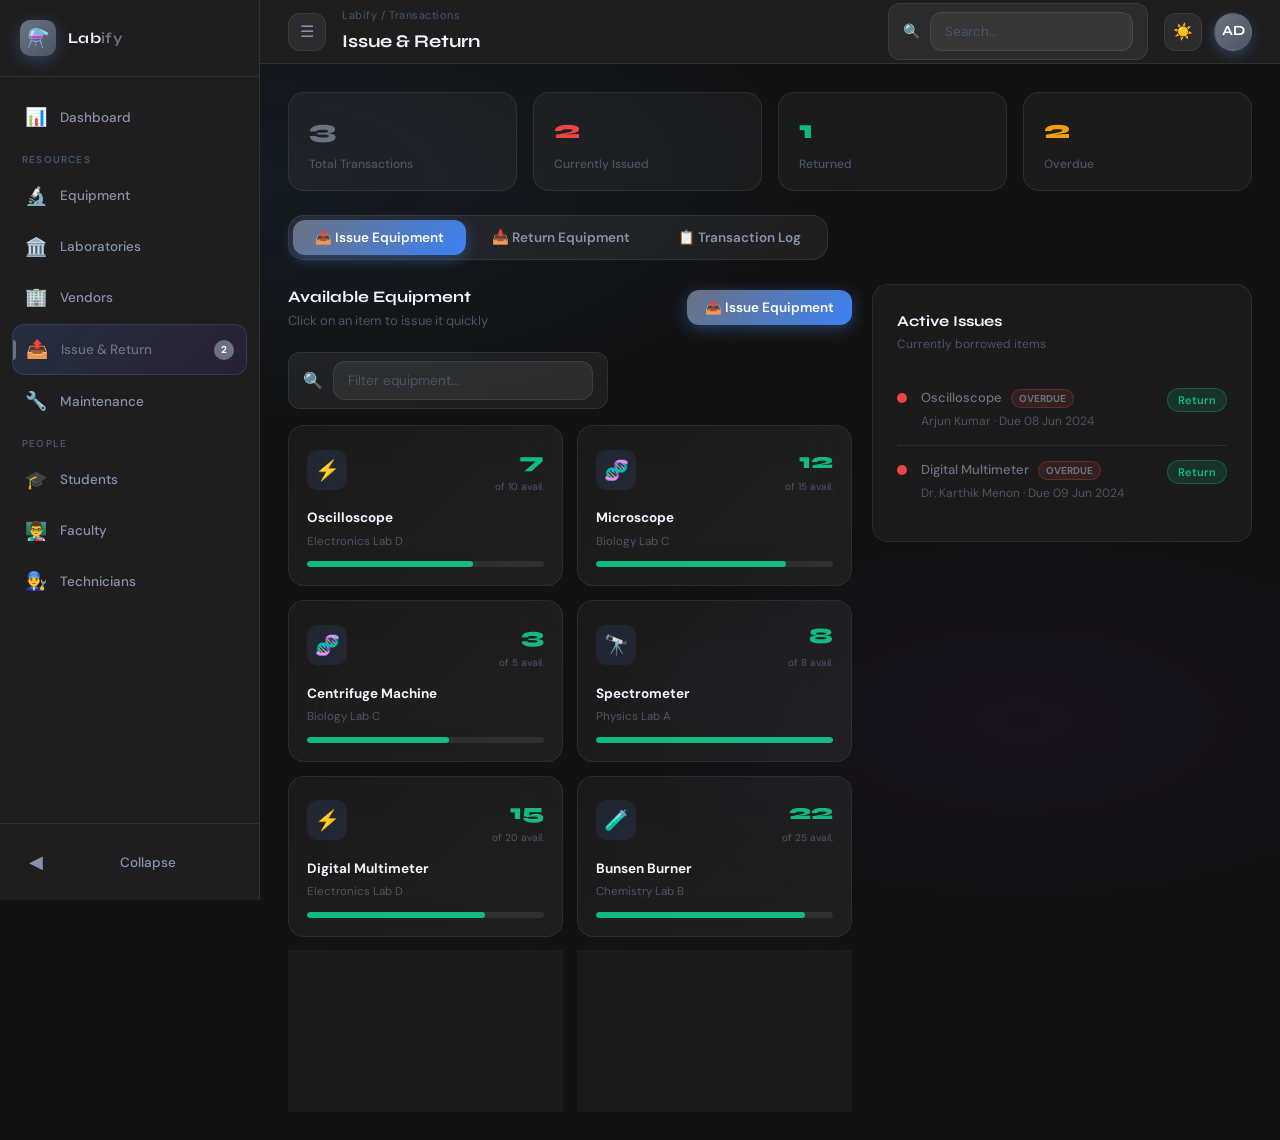
<file: issue.html>
<!DOCTYPE html>
<html lang="en">
<head>
  <meta charset="UTF-8">
  <meta name="viewport" content="width=device-width, initial-scale=1.0">
  <title>Issue & Return — Labify</title>
  <link rel="stylesheet" href="style.css">
  <link rel="icon" href="data:image/svg+xml,<svg xmlns='http://www.w3.org/2000/svg' viewBox='0 0 100 100'><text y='.9em' font-size='90'>⚗️</text></svg>">
  <style>
    .issue-tabs {
      display: flex;
      gap: 4px;
      background: var(--bg-input);
      border: 1px solid var(--border);
      border-radius: var(--radius-lg);
      padding: 4px;
      width: fit-content;
      margin-bottom: 24px;
    }
    .issue-tab {
      padding: 9px 22px;
      border-radius: var(--radius-md);
      font-size: 13.5px;
      font-weight: 600;
      cursor: pointer;
      transition: var(--transition);
      border: none;
      background: transparent;
      color: var(--text-secondary);
      font-family: var(--font-body);
      white-space: nowrap;
    }
    .issue-tab.active {
      background: linear-gradient(135deg, var(--accent-primary), #3b82f6);
      color: #fff;
      box-shadow: 0 4px 14px rgba(79,142,247,0.35);
    }
    .return-row {
      background: rgba(16,185,129,0.04);
      border-left: 3px solid transparent;
      transition: var(--transition);
    }
    .return-row:hover {
      border-left-color: var(--accent-success);
      background: rgba(16,185,129,0.08);
    }
    .overdue-row {
      background: rgba(239,68,68,0.04);
    }
    .overdue-row:hover {
      background: rgba(239,68,68,0.08);
    }
    .overdue-badge {
      background: rgba(239,68,68,0.12);
      color: #ef4444;
      border: 1px solid rgba(239,68,68,0.25);
      font-size: 10px;
      font-weight: 700;
      padding: 2px 7px;
      border-radius: 20px;
      margin-left: 6px;
    }
    .step-indicator {
      display: flex;
      align-items: center;
      gap: 0;
      margin-bottom: 28px;
    }
    .step {
      display: flex;
      align-items: center;
      gap: 8px;
      flex: 1;
    }
    .step-num {
      width: 32px; height: 32px;
      border-radius: 50%;
      display: flex; align-items: center; justify-content: center;
      font-weight: 700; font-size: 13px;
      background: var(--bg-input);
      border: 2px solid var(--border);
      color: var(--text-muted);
      flex-shrink: 0;
      transition: var(--transition);
    }
    .step.active .step-num {
      background: var(--accent-primary);
      border-color: var(--accent-primary);
      color: #fff;
      box-shadow: 0 4px 12px rgba(79,142,247,0.4);
    }
    .step.done .step-num {
      background: var(--accent-success);
      border-color: var(--accent-success);
      color: #fff;
    }
    .step-label {
      font-size: 12px; font-weight: 600;
      color: var(--text-muted);
      transition: color 0.3s;
    }
    .step.active .step-label { color: var(--accent-primary); }
    .step.done  .step-label { color: var(--accent-success); }
    .step-line {
      flex: 1; height: 2px;
      background: var(--border);
      margin: 0 8px;
      border-radius: 2px;
      transition: background 0.3s;
    }
    .step-line.done { background: var(--accent-success); }
    .borrower-type-toggle {
      display: flex;
      gap: 8px;
      margin-bottom: 16px;
    }
    .type-btn {
      flex: 1;
      padding: 10px;
      border-radius: var(--radius-md);
      border: 1px solid var(--border);
      background: var(--bg-input);
      color: var(--text-secondary);
      cursor: pointer;
      font-family: var(--font-body);
      font-size: 13px;
      font-weight: 600;
      transition: var(--transition);
      display: flex; align-items: center; justify-content: center; gap: 6px;
    }
    .type-btn.selected {
      background: rgba(79,142,247,0.1);
      border-color: var(--accent-primary);
      color: var(--accent-primary);
    }
    .summary-card {
      background: linear-gradient(135deg, rgba(79,142,247,0.08), rgba(124,58,237,0.06));
      border: 1px solid rgba(79,142,247,0.2);
      border-radius: var(--radius-lg);
      padding: 20px 24px;
      margin-bottom: 20px;
    }
    .summary-row {
      display: flex;
      justify-content: space-between;
      align-items: center;
      padding: 8px 0;
      font-size: 13.5px;
      border-bottom: 1px solid rgba(255,255,255,0.05);
    }
    .summary-row:last-child { border-bottom: none; }
    .summary-label { color: var(--text-secondary); }
    .summary-value { font-weight: 600; }
  </style>
</head>
<body>
<div class="sidebar-overlay"></div>
<div class="app-layout">

  <!-- SIDEBAR -->
  <aside class="sidebar" id="sidebar">
    <div class="sidebar-logo">
      <div class="logo-icon">⚗️</div>
      <div class="logo-text">Lab<span>ify</span></div>
    </div>
    <nav class="sidebar-nav" id="sidebarNav"></nav>
    <div class="sidebar-footer">
      <button class="collapse-btn" id="collapseBtn">
        <span class="collapse-icon nav-icon">◀</span>
        <span class="nav-label">Collapse</span>
      </button>
    </div>
  </aside>

  <!-- MAIN -->
  <div class="main-content" id="mainContent">
    <header class="navbar">
      <button class="icon-btn" id="mobileMenuBtn">☰</button>
      <div class="page-title-area">
        <div class="page-breadcrumb" id="pageBreadcrumb">Labify</div>
        <div class="page-heading" id="pageHeading">Issue &amp; Return</div>
      </div>
      <div class="navbar-search">
        <span class="search-icon">🔍</span>
        <input type="text" id="globalSearch" placeholder="Search..." autocomplete="off">
      </div>
      <div class="navbar-actions">
        <button class="icon-btn" id="themeToggle">☀️</button>
        <div style="position:relative">
          <div class="avatar" id="avatarBtn">AD</div>
          <div class="profile-dropdown" id="profileDropdown">
            <div class="dropdown-item">👤 Admin Profile</div>
            <div class="dropdown-divider"></div>
            <div class="dropdown-item">🚪 Sign Out</div>
          </div>
        </div>
      </div>
    </header>

    <main class="page-content">

      <!-- MINI STATS -->
      <div class="mini-stats" id="miniStats"></div>

      <!-- TABS -->
      <div class="issue-tabs">
        <button class="issue-tab active" id="tab-issue"  onclick="switchTab('issue')">📤 Issue Equipment</button>
        <button class="issue-tab"        id="tab-return" onclick="switchTab('return')">📥 Return Equipment</button>
        <button class="issue-tab"        id="tab-log"    onclick="switchTab('log')">📋 Transaction Log</button>
      </div>

      <!-- TAB PANELS -->
      <div id="panel-issue"></div>
      <div id="panel-return" style="display:none"></div>
      <div id="panel-log"    style="display:none"></div>

    </main>
  </div>
</div>

<!-- ISSUE MODAL (wizard) -->
<div class="modal-overlay" id="issueModal">
  <div class="modal" style="max-width:580px">
    <div class="modal-header">
      <div class="modal-title">Issue Equipment</div>
      <button class="modal-close" onclick="closeModal('issueModal')">✕</button>
    </div>
    <div class="modal-body">
      <!-- Step indicator -->
      <div class="step-indicator">
        <div class="step active" id="step1">
          <div class="step-num">1</div>
          <div class="step-label">Select Equipment</div>
        </div>
        <div class="step-line" id="line12"></div>
        <div class="step" id="step2">
          <div class="step-num">2</div>
          <div class="step-label">Borrower Info</div>
        </div>
        <div class="step-line" id="line23"></div>
        <div class="step" id="step3">
          <div class="step-num">3</div>
          <div class="step-label">Confirm</div>
        </div>
      </div>

      <!-- Step 1: Equipment -->
      <div id="wizStep1">
        <div class="form-group">
          <label>Select Equipment *</label>
          <select id="fEquipment" onchange="onEquipmentChange()">
            <option value="">— Choose equipment —</option>
          </select>
          <div class="form-error" id="fEqErr">Please select equipment</div>
        </div>
        <div id="eqInfo" style="display:none;margin-top:14px">
          <div style="
            background:var(--bg-input);border-radius:var(--radius-md);
            padding:14px 16px;display:grid;grid-template-columns:1fr 1fr;gap:10px
          ">
            <div><div style="font-size:11px;color:var(--text-muted)">Category</div><div id="infoCategory" style="font-weight:600;font-size:13.5px"></div></div>
            <div><div style="font-size:11px;color:var(--text-muted)">Available</div><div id="infoAvail" style="font-weight:700;font-size:18px;color:var(--accent-success)"></div></div>
            <div><div style="font-size:11px;color:var(--text-muted)">Lab</div><div id="infoLab" style="font-weight:600;font-size:13.5px"></div></div>
            <div><div style="font-size:11px;color:var(--text-muted)">Condition</div><div id="infoCond" style="font-weight:600;font-size:13.5px"></div></div>
          </div>
        </div>
        <div class="form-group" style="margin-top:16px">
          <label>Quantity to Issue *</label>
          <input type="number" id="fQty" min="1" value="1" placeholder="Enter quantity">
          <div class="form-error" id="fQtyErr">Invalid quantity</div>
        </div>
      </div>

      <!-- Step 2: Borrower -->
      <div id="wizStep2" style="display:none">
        <div class="form-group">
          <label>Borrower Type *</label>
          <div class="borrower-type-toggle">
            <button class="type-btn selected" id="typeStudent" onclick="setBorrowerType('student')">🎓 Student</button>
            <button class="type-btn"          id="typeFaculty" onclick="setBorrowerType('faculty')">👨‍🏫 Faculty</button>
          </div>
        </div>
        <div class="form-group">
          <label id="borrowerLabel">Select Student *</label>
          <select id="fBorrower">
            <option value="">— Choose borrower —</option>
          </select>
          <div class="form-error" id="fBorrErr">Please select a borrower</div>
        </div>
        <div class="form-row">
          <div class="form-group">
            <label>Issue Date *</label>
            <input type="date" id="fIssueDate">
          </div>
          <div class="form-group">
            <label>Due Date *</label>
            <input type="date" id="fDueDate">
            <div class="form-error" id="fDueDateErr">Due date required</div>
          </div>
        </div>
        <div class="form-group">
          <label>Issued By (Authorizing Faculty)</label>
          <input type="text" id="fIssuedBy" placeholder="e.g. Dr. Ramesh Iyer">
        </div>
        <div class="form-group">
          <label>Notes / Purpose</label>
          <textarea id="fNotes" placeholder="Purpose of borrowing, experiment details..." rows="3"></textarea>
        </div>
      </div>

      <!-- Step 3: Confirm -->
      <div id="wizStep3" style="display:none">
        <div class="summary-card" id="issueSummary"></div>
        <div style="
          background:rgba(245,158,11,0.08);
          border:1px solid rgba(245,158,11,0.25);
          border-radius:var(--radius-md);
          padding:12px 16px;
          font-size:13px;color:var(--accent-warning);
          display:flex;gap:8px;align-items:flex-start
        ">
          <span>⚠️</span>
          <span>Confirm all details before issuing. The equipment quantity will be reduced immediately.</span>
        </div>
      </div>
    </div>

    <div class="modal-footer">
      <button class="btn btn-secondary" id="wizPrevBtn" onclick="wizPrev()" style="display:none">← Previous</button>
      <div style="flex:1"></div>
      <button class="btn btn-secondary" onclick="closeModal('issueModal')">Cancel</button>
      <button class="btn btn-primary"   id="wizNextBtn" onclick="wizNext()">Next →</button>
    </div>
  </div>
</div>

<!-- RETURN CONFIRM MODAL -->
<div class="modal-overlay" id="returnModal">
  <div class="modal" style="max-width:460px">
    <div class="modal-header">
      <div class="modal-title">Return Equipment</div>
      <button class="modal-close" onclick="closeModal('returnModal')">✕</button>
    </div>
    <div class="modal-body" id="returnBody"></div>
    <div class="modal-footer">
      <button class="btn btn-secondary" onclick="closeModal('returnModal')">Cancel</button>
      <button class="btn btn-success"   id="confirmReturnBtn" onclick="confirmReturn()">📥 Confirm Return</button>
    </div>
  </div>
</div>

<div class="toast-container" id="toastContainer"></div>
<div class="confirm-overlay" id="confirmOverlay">
  <div class="confirm-box">
    <div class="confirm-icon">⚠️</div>
    <div class="confirm-title" id="confirmTitle">Are you sure?</div>
    <div class="confirm-msg"   id="confirmMsg">This action cannot be undone.</div>
    <div class="confirm-actions">
      <button class="btn btn-secondary" onclick="Confirm.cancel()">Cancel</button>
      <button class="btn btn-danger"    id="confirmBtn" onclick="Confirm.confirm()">Confirm</button>
    </div>
  </div>
</div>

<script src="script.js"></script>
<script>
/* ─── STATE ─────────────────────────────────────────── */
let currentTab     = 'issue';
let wizardStep     = 1;
let borrowerType   = 'student';
let pendingReturnId = null;

/* ─── INIT ──────────────────────────────────────────── */
document.addEventListener('DOMContentLoaded', () => {
  initLayout('issue.html', 'Issue & Return', 'Labify / Transactions');
  renderMiniStats();
  switchTab('issue');
});

/* ─── MINI STATS ────────────────────────────────────── */
function renderMiniStats() {
  const issues   = DB.get('issues');
  const active   = issues.filter(i => i.status === 'issued').length;
  const returned = issues.filter(i => i.status === 'returned').length;
  const today    = new Date().toISOString().split('T')[0];
  const overdue  = issues.filter(i => i.status === 'issued' && i.due_date < today).length;

  document.getElementById('miniStats').innerHTML = `
    <div class="mini-stat">
      <div class="mini-stat-value text-accent">${issues.length}</div>
      <div class="mini-stat-label">Total Transactions</div>
    </div>
    <div class="mini-stat">
      <div class="mini-stat-value text-danger">${active}</div>
      <div class="mini-stat-label">Currently Issued</div>
    </div>
    <div class="mini-stat">
      <div class="mini-stat-value text-success">${returned}</div>
      <div class="mini-stat-label">Returned</div>
    </div>
    <div class="mini-stat">
      <div class="mini-stat-value text-warning">${overdue}</div>
      <div class="mini-stat-label">Overdue</div>
    </div>
  `;
}

/* ─── TABS ──────────────────────────────────────────── */
function switchTab(tab) {
  currentTab = tab;
  ['issue','return','log'].forEach(t => {
    document.getElementById(`tab-${t}`).classList.toggle('active', t === tab);
    document.getElementById(`panel-${t}`).style.display = (t === tab) ? 'block' : 'none';
  });
  if (tab === 'issue')  renderIssuePanel();
  if (tab === 'return') renderReturnPanel();
  if (tab === 'log')    renderLogPanel();
}

/* ─── ISSUE PANEL ───────────────────────────────────── */
function renderIssuePanel() {
  const equipment = DB.get('equipment').filter(e => e.available > 0);

  document.getElementById('panel-issue').innerHTML = `
    <div style="display:grid;grid-template-columns:1fr 380px;gap:20px;align-items:start">

      <!-- Left: equipment grid -->
      <div>
        <div class="section-header">
          <div>
            <div class="section-title">Available Equipment</div>
            <div class="section-sub">Click on an item to issue it quickly</div>
          </div>
          <button class="btn btn-primary" onclick="openIssueWizard()">📤 Issue Equipment</button>
        </div>
        <div class="search-box" style="max-width:320px;margin-bottom:16px">
          <span>🔍</span>
          <input type="text" id="eqSearch" placeholder="Filter equipment..." oninput="filterEquipmentGrid()">
        </div>
        <div id="equipmentGrid" style="
          display:grid;
          grid-template-columns:repeat(auto-fill,minmax(200px,1fr));
          gap:14px
        "></div>
      </div>

      <!-- Right: recent issues sidebar -->
      <div>
        <div class="chart-card">
          <div class="chart-header">
            <div>
              <div class="chart-title">Active Issues</div>
              <div class="chart-subtitle">Currently borrowed items</div>
            </div>
          </div>
          <div id="activeIssuesList"></div>
        </div>
      </div>
    </div>
  `;
  renderEquipmentGrid();
  renderActiveIssuesSidebar();
}

function renderEquipmentGrid(filter = '') {
  const equipment = DB.get('equipment').filter(e =>
    e.available > 0 &&
    (!filter || e.name.toLowerCase().includes(filter))
  );
  const labs = DB.get('labs');
  const getLabName = id => labs.find(l => l.id === parseInt(id))?.name || '—';
  const catIcons = { Electronics:'⚡', Biology:'🧬', Chemistry:'🧪', Physics:'🔭', Mechanical:'⚙️', General:'📦' };

  const container = document.getElementById('equipmentGrid');
  if (!equipment.length) {
    container.innerHTML = `<div style="grid-column:1/-1"><div class="empty-state"><div class="empty-icon">📦</div><div class="empty-title">No available equipment</div><div class="empty-desc">All items are currently issued or under maintenance.</div></div></div>`;
    return;
  }

  container.innerHTML = equipment.map(eq => `
    <div class="stat-card" onclick="openIssueWizard(${eq.id})" style="cursor:pointer;padding:18px">
      <div style="display:flex;align-items:center;justify-content:space-between;margin-bottom:12px">
        <div style="
          width:40px;height:40px;border-radius:10px;
          background:rgba(79,142,247,0.1);
          display:flex;align-items:center;justify-content:center;font-size:20px
        ">${catIcons[eq.category]||'📦'}</div>
        <div style="text-align:right">
          <div style="font-family:var(--font-display);font-size:22px;font-weight:800;color:var(--accent-success)">${eq.available}</div>
          <div style="font-size:10px;color:var(--text-muted)">of ${eq.quantity} avail.</div>
        </div>
      </div>
      <div style="font-weight:700;font-size:13.5px;margin-bottom:4px">${eq.name}</div>
      <div style="font-size:11.5px;color:var(--text-muted);margin-bottom:10px">${getLabName(eq.lab_id)}</div>
      <div class="progress-bar-wrap">
        <div class="progress-bar" style="width:${(eq.available/eq.quantity*100).toFixed(0)}%;background:var(--accent-success)"></div>
      </div>
    </div>
  `).join('');
}

function filterEquipmentGrid() {
  const q = document.getElementById('eqSearch')?.value.toLowerCase() || '';
  renderEquipmentGrid(q);
}

function renderActiveIssuesSidebar() {
  const issues = DB.get('issues').filter(i => i.status === 'issued').slice(0, 8);
  const today  = new Date().toISOString().split('T')[0];
  const container = document.getElementById('activeIssuesList');

  if (!issues.length) {
    container.innerHTML = `<div style="text-align:center;padding:24px;color:var(--text-muted);font-size:13px">No active issues</div>`;
    return;
  }

  container.innerHTML = `<ul class="activity-list">` +
    issues.map(i => {
      const isOverdue = i.due_date < today;
      return `
        <li class="activity-item">
          <div class="activity-dot" style="background:${isOverdue ? '#ef4444' : '#4f8ef7'}"></div>
          <div class="activity-content">
            <div class="activity-text" style="font-size:13px">
              <span>${i.equipment_name}</span>
              ${isOverdue ? '<span class="overdue-badge">OVERDUE</span>' : ''}
            </div>
            <div class="activity-time">${i.borrower_name} · Due ${Utils.formatDate(i.due_date)}</div>
          </div>
          <button class="btn btn-success btn-sm" onclick="openReturnModal(${i.id})" style="font-size:11px;padding:4px 10px">Return</button>
        </li>`;
    }).join('') + `</ul>`;
}

/* ─── ISSUE WIZARD ──────────────────────────────────── */
function openIssueWizard(preselectedEqId = null) {
  wizardStep = 1;
  borrowerType = 'student';

  // Populate equipment dropdown
  const equipment = DB.get('equipment');
  const eqSel = document.getElementById('fEquipment');
  eqSel.innerHTML = '<option value="">— Choose equipment —</option>' +
    equipment
      .filter(e => e.available > 0)
      .map(e => `<option value="${e.id}" ${e.id === preselectedEqId ? 'selected' : ''}>${e.name} (${e.available} avail.)</option>`)
      .join('');

  if (preselectedEqId) {
    eqSel.value = preselectedEqId;
    onEquipmentChange();
  }

  // Set today & 7 days later
  const today = new Date().toISOString().split('T')[0];
  const next7 = new Date(Date.now() + 7 * 864e5).toISOString().split('T')[0];
  document.getElementById('fIssueDate').value = today;
  document.getElementById('fDueDate').value   = next7;
  document.getElementById('fQty').value       = 1;
  document.getElementById('fNotes').value     = '';
  document.getElementById('fIssuedBy').value  = '';

  populateBorrowerDropdown();
  updateWizardUI();
  clearErrors();
  openModal('issueModal');
}

function onEquipmentChange() {
  const id = parseInt(document.getElementById('fEquipment').value);
  const eq = DB.get('equipment').find(e => e.id === id);
  const info = document.getElementById('eqInfo');
  if (!eq) { info.style.display = 'none'; return; }

  const labs = DB.get('labs');
  document.getElementById('infoCategory').textContent = eq.category || '—';
  document.getElementById('infoAvail').textContent    = `${eq.available} / ${eq.quantity}`;
  document.getElementById('infoLab').textContent      = labs.find(l => l.id === eq.lab_id)?.name || '—';
  document.getElementById('infoCond').textContent     = eq.condition || '—';
  document.getElementById('fQty').max = eq.available;
  info.style.display = 'block';
}

function setBorrowerType(type) {
  borrowerType = type;
  document.getElementById('typeStudent').classList.toggle('selected', type === 'student');
  document.getElementById('typeFaculty').classList.toggle('selected', type === 'faculty');
  document.getElementById('borrowerLabel').textContent = type === 'student' ? 'Select Student *' : 'Select Faculty *';
  populateBorrowerDropdown();
}

function populateBorrowerDropdown() {
  const list = borrowerType === 'student' ? DB.get('students') : DB.get('faculty');
  const sel  = document.getElementById('fBorrower');
  sel.innerHTML = `<option value="">— Choose ${borrowerType} —</option>` +
    list.filter(p => p.status === 'active')
        .map(p => `<option value="${p.id}">${p.name} (${borrowerType === 'student' ? p.roll : p.employee_id})</option>`)
        .join('');
}

function wizPrev() {
  if (wizardStep > 1) { wizardStep--; updateWizardUI(); }
}

function wizNext() {
  if (wizardStep === 1) {
    if (!validateStep1()) return;
    wizardStep = 2; updateWizardUI();
  } else if (wizardStep === 2) {
    if (!validateStep2()) return;
    buildSummary();
    wizardStep = 3; updateWizardUI();
  } else if (wizardStep === 3) {
    finalIssue();
  }
}

function validateStep1() {
  const eqId = document.getElementById('fEquipment').value;
  const qty  = parseInt(document.getElementById('fQty').value);
  const eq   = DB.get('equipment').find(e => e.id === parseInt(eqId));
  let ok     = true;

  if (!eqId) { showErr('fEqErr', null); ok = false; } else hideErr('fEqErr', null);
  if (!eq || qty < 1 || qty > eq.available) { showErr('fQtyErr', 'fQty'); ok = false; } else hideErr('fQtyErr', 'fQty');
  return ok;
}

function validateStep2() {
  const borrower  = document.getElementById('fBorrower').value;
  const dueDate   = document.getElementById('fDueDate').value;
  const issueDate = document.getElementById('fIssueDate').value;
  let ok = true;

  if (!borrower) { showErr('fBorrErr', 'fBorrower'); ok = false; } else hideErr('fBorrErr', 'fBorrower');
  if (!dueDate || dueDate < issueDate) { showErr('fDueDateErr', 'fDueDate'); ok = false; } else hideErr('fDueDateErr', 'fDueDate');
  return ok;
}

function buildSummary() {
  const eqId     = parseInt(document.getElementById('fEquipment').value);
  const eq       = DB.get('equipment').find(e => e.id === eqId);
  const bId      = parseInt(document.getElementById('fBorrower').value);
  const list     = borrowerType === 'student' ? DB.get('students') : DB.get('faculty');
  const borrower = list.find(p => p.id === bId);
  const qty      = document.getElementById('fQty').value;
  const issued   = document.getElementById('fIssueDate').value;
  const due      = document.getElementById('fDueDate').value;

  document.getElementById('issueSummary').innerHTML = `
    <div style="font-weight:700;font-size:15px;margin-bottom:14px">📋 Issue Summary</div>
    ${summaryRow('Equipment', eq?.name || '—')}
    ${summaryRow('Quantity',  qty)}
    ${summaryRow('Borrower',  borrower?.name || '—')}
    ${summaryRow('Type',      borrowerType.charAt(0).toUpperCase() + borrowerType.slice(1))}
    ${summaryRow('Issue Date',Utils.formatDate(issued))}
    ${summaryRow('Due Date',  Utils.formatDate(due))}
    ${summaryRow('Issued By', document.getElementById('fIssuedBy').value || 'Admin')}
  `;
}

function summaryRow(label, value) {
  return `<div class="summary-row"><span class="summary-label">${label}</span><span class="summary-value">${value}</span></div>`;
}

function finalIssue() {
  const eqId     = parseInt(document.getElementById('fEquipment').value);
  const bId      = parseInt(document.getElementById('fBorrower').value);
  const qty      = parseInt(document.getElementById('fQty').value);
  const equipment = DB.get('equipment');
  const eqIdx    = equipment.findIndex(e => e.id === eqId);
  if (eqIdx < 0) return;

  const eq       = equipment[eqIdx];
  const list     = borrowerType === 'student' ? DB.get('students') : DB.get('faculty');
  const borrower = list.find(p => p.id === bId);

  // Reduce available
  equipment[eqIdx].available -= qty;
  if (equipment[eqIdx].available === 0) equipment[eqIdx].status = 'issued';
  DB.set('equipment', equipment);

  // Create issue record
  const issues = DB.get('issues');
  const record = {
    id:             DB.nextId('issues'),
    equipment_id:   eqId,
    equipment_name: eq.name,
    borrower_id:    bId,
    borrower_name:  borrower?.name || '—',
    borrower_type:  borrowerType,
    lab_id:         eq.lab_id,
    quantity:       qty,
    issued_date:    document.getElementById('fIssueDate').value,
    due_date:       document.getElementById('fDueDate').value,
    returned_date:  null,
    status:         'issued',
    issued_by:      document.getElementById('fIssuedBy').value || 'Admin',
    notes:          document.getElementById('fNotes').value,
  };
  issues.push(record);
  DB.set('issues', issues);

  closeModal('issueModal');
  Toast.show(`Equipment issued to ${borrower?.name}!`, 'success');
  renderMiniStats();
  renderIssuePanel();
}

function updateWizardUI() {
  // Steps
  [1,2,3].forEach(s => {
    const el = document.getElementById(`step${s}`);
    el.classList.toggle('active', s === wizardStep);
    el.classList.toggle('done',   s <  wizardStep);
  });
  document.getElementById('line12').classList.toggle('done', wizardStep > 1);
  document.getElementById('line23').classList.toggle('done', wizardStep > 2);

  // Panels
  document.getElementById('wizStep1').style.display = wizardStep === 1 ? 'block' : 'none';
  document.getElementById('wizStep2').style.display = wizardStep === 2 ? 'block' : 'none';
  document.getElementById('wizStep3').style.display = wizardStep === 3 ? 'block' : 'none';

  // Buttons
  document.getElementById('wizPrevBtn').style.display = wizardStep > 1 ? 'inline-flex' : 'none';
  const nextBtn = document.getElementById('wizNextBtn');
  nextBtn.textContent = wizardStep === 3 ? '✅ Issue Equipment' : 'Next →';
}

/* ─── RETURN PANEL ──────────────────────────────────── */
function renderReturnPanel() {
  const issues = DB.get('issues').filter(i => i.status === 'issued');
  const today  = new Date().toISOString().split('T')[0];

  document.getElementById('panel-return').innerHTML = `
    <div class="section-header">
      <div>
        <div class="section-title">Return Equipment</div>
        <div class="section-sub">${issues.length} item(s) currently issued</div>
      </div>
      <div class="search-box" style="min-width:240px">
        <span>🔍</span>
        <input type="text" id="returnSearch" placeholder="Search by equipment, borrower..." oninput="filterReturnTable()">
      </div>
    </div>

    <div class="table-card" id="returnTableWrap">
      ${renderReturnTable(issues, today)}
    </div>
  `;
}

function renderReturnTable(issues, today) {
  if (!issues.length) {
    return `<div class="empty-state">
      <div class="empty-icon">📥</div>
      <div class="empty-title">No items currently issued</div>
      <div class="empty-desc">All equipment has been returned.</div>
    </div>`;
  }
  return `
    <table>
      <thead>
        <tr>
          <th>Issue #</th><th>Equipment</th><th>Borrower</th>
          <th>Type</th><th>Qty</th><th>Issue Date</th>
          <th>Due Date</th><th>Status</th><th>Action</th>
        </tr>
      </thead>
      <tbody id="returnTbody">
        ${issues.map(i => {
          const isOverdue = i.due_date < today;
          return `
            <tr class="${isOverdue ? 'overdue-row' : 'return-row'}">
              <td style="color:var(--text-muted);font-size:12px">#${i.id}</td>
              <td>
                <div style="font-weight:600">${i.equipment_name}</div>
                <div class="cell-secondary">ID: ${i.equipment_id}</div>
              </td>
              <td>
                <div style="font-weight:600">${i.borrower_name}</div>
                <div class="cell-secondary">${i.borrower_type}</div>
              </td>
              <td>
                <span style="font-size:18px">${i.borrower_type === 'student' ? '🎓' : '👨‍🏫'}</span>
              </td>
              <td style="font-weight:700;color:var(--accent-primary)">${i.quantity}</td>
              <td>${Utils.formatDate(i.issued_date)}</td>
              <td>
                ${Utils.formatDate(i.due_date)}
                ${isOverdue ? '<span class="overdue-badge">OVERDUE</span>' : ''}
              </td>
              <td>${Utils.statusBadge(i.status)}</td>
              <td>
                <button class="btn btn-success btn-sm" onclick="openReturnModal(${i.id})">
                  📥 Return
                </button>
              </td>
            </tr>`;
        }).join('')}
      </tbody>
    </table>`;
}

function filterReturnTable() {
  const q = document.getElementById('returnSearch')?.value.toLowerCase() || '';
  const issues = DB.get('issues').filter(i =>
    i.status === 'issued' &&
    (!q || i.equipment_name.toLowerCase().includes(q) || i.borrower_name.toLowerCase().includes(q))
  );
  const today = new Date().toISOString().split('T')[0];
  document.getElementById('returnTableWrap').innerHTML = renderReturnTable(issues, today);
}

/* ─── RETURN MODAL ──────────────────────────────────── */
function openReturnModal(issueId) {
  pendingReturnId = issueId;
  const issue = DB.get('issues').find(i => i.id === issueId);
  if (!issue) return;
  const today = new Date().toISOString().split('T')[0];
  const isOverdue = issue.due_date < today;

  document.getElementById('returnBody').innerHTML = `
    <div class="summary-card">
      <div style="font-weight:700;font-size:15px;margin-bottom:14px">📥 Return Confirmation</div>
      ${summaryRow('Equipment', issue.equipment_name)}
      ${summaryRow('Borrower',  issue.borrower_name)}
      ${summaryRow('Qty Returning', issue.quantity)}
      ${summaryRow('Issue Date', Utils.formatDate(issue.issued_date))}
      ${summaryRow('Due Date',   Utils.formatDate(issue.due_date))}
    </div>

    ${isOverdue ? `
    <div style="
      background:rgba(239,68,68,0.08);border:1px solid rgba(239,68,68,0.25);
      border-radius:var(--radius-md);padding:12px 16px;font-size:13px;
      color:var(--accent-danger);display:flex;gap:8px;margin-bottom:16px
    ">
      <span>🚨</span><span>This item is <strong>overdue</strong>. Please note the delay.</span>
    </div>` : ''}

    <div class="form-group">
      <label>Return Date</label>
      <input type="date" id="returnDate" value="${today}">
    </div>
    <div class="form-group">
      <label>Condition on Return</label>
      <select id="returnCondition">
        <option value="excellent">Excellent</option>
        <option value="good" selected>Good</option>
        <option value="fair">Fair — minor wear</option>
        <option value="poor">Poor — needs attention</option>
        <option value="damaged">Damaged</option>
      </select>
    </div>
    <div class="form-group">
      <label>Remarks</label>
      <textarea id="returnRemarks" placeholder="Any remarks about the returned equipment..." rows="2"></textarea>
    </div>
  `;
  openModal('returnModal');
}

function confirmReturn() {
  if (!pendingReturnId) return;
  const issues    = DB.get('issues');
  const idx       = issues.findIndex(i => i.id === pendingReturnId);
  if (idx < 0)    return;

  const issue     = issues[idx];
  const returnDate = document.getElementById('returnDate').value;
  const condition  = document.getElementById('returnCondition').value;
  const remarks    = document.getElementById('returnRemarks').value;

  // Update issue record
  issues[idx] = { ...issue, status: 'returned', returned_date: returnDate, return_condition: condition, return_remarks: remarks };
  DB.set('issues', issues);

  // Restore equipment quantity
  const equipment = DB.get('equipment');
  const eqIdx = equipment.findIndex(e => e.id === issue.equipment_id);
  if (eqIdx >= 0) {
    equipment[eqIdx].available += issue.quantity;
    if (equipment[eqIdx].available > 0) equipment[eqIdx].status = 'available';
    if (condition === 'damaged') equipment[eqIdx].condition = 'poor';
    DB.set('equipment', equipment);
  }

  closeModal('returnModal');
  Toast.show(`${issue.equipment_name} returned successfully!`, 'success');
  renderMiniStats();
  if (currentTab === 'return') renderReturnPanel();
  if (currentTab === 'issue')  renderIssuePanel();
  pendingReturnId = null;
}

/* ─── LOG PANEL ─────────────────────────────────────── */
function renderLogPanel() {
  let allIssues = DB.get('issues');
  const today   = new Date().toISOString().split('T')[0];

  document.getElementById('panel-log').innerHTML = `
    <div class="table-card">
      <div class="table-toolbar">
        <div class="search-box">
          <span>🔍</span>
          <input type="text" id="logSearch" placeholder="Search transactions..." oninput="filterLog()">
        </div>
        <select class="filter-select" id="logStatusFilter" onchange="filterLog()">
          <option value="">All Status</option>
          <option value="issued">Issued</option>
          <option value="returned">Returned</option>
        </select>
        <select class="filter-select" id="logTypeFilter" onchange="filterLog()">
          <option value="">All Types</option>
          <option value="student">Student</option>
          <option value="faculty">Faculty</option>
        </select>
        <div class="toolbar-spacer"></div>
        <span style="font-size:13px;color:var(--text-muted)">${allIssues.length} total records</span>
      </div>
      <div id="logTableBody">${renderLogTable(allIssues, today)}</div>
    </div>
  `;
}

function filterLog() {
  const q      = document.getElementById('logSearch')?.value.toLowerCase() || '';
  const status = document.getElementById('logStatusFilter')?.value || '';
  const type   = document.getElementById('logTypeFilter')?.value || '';
  const today  = new Date().toISOString().split('T')[0];

  const filtered = DB.get('issues').filter(i =>
    (!q      || i.equipment_name.toLowerCase().includes(q) || i.borrower_name.toLowerCase().includes(q)) &&
    (!status || i.status        === status) &&
    (!type   || i.borrower_type === type)
  );
  document.getElementById('logTableBody').innerHTML = renderLogTable(filtered, today);
}

function renderLogTable(issues, today) {
  if (!issues.length) {
    return `<div class="empty-state"><div class="empty-icon">📋</div><div class="empty-title">No records found</div></div>`;
  }
  const sorted = [...issues].sort((a, b) => b.id - a.id);
  return `
    <table>
      <thead>
        <tr>
          <th>#</th><th>Equipment</th><th>Borrower</th>
          <th>Qty</th><th>Issued</th><th>Due</th>
          <th>Returned</th><th>Status</th><th>Actions</th>
        </tr>
      </thead>
      <tbody>
        ${sorted.map(i => {
          const isOverdue = i.status === 'issued' && i.due_date < today;
          return `
            <tr>
              <td style="color:var(--text-muted);font-size:12px">#${i.id}</td>
              <td>
                <div style="font-weight:600">${i.equipment_name}</div>
                <div class="cell-secondary">By: ${i.issued_by || 'Admin'}</div>
              </td>
              <td>
                <div style="display:flex;align-items:center;gap:6px">
                  <span>${i.borrower_type === 'student' ? '🎓' : '👨‍🏫'}</span>
                  <div>
                    <div style="font-weight:600;font-size:13px">${i.borrower_name}</div>
                    <div class="cell-secondary">${i.borrower_type}</div>
                  </div>
                </div>
              </td>
              <td style="font-weight:700;color:var(--accent-primary)">${i.quantity}</td>
              <td>${Utils.formatDate(i.issued_date)}</td>
              <td>
                ${Utils.formatDate(i.due_date)}
                ${isOverdue ? '<span class="overdue-badge">OVERDUE</span>' : ''}
              </td>
              <td>${i.returned_date ? Utils.formatDate(i.returned_date) : '<span style="color:var(--text-muted)">—</span>'}</td>
              <td>${Utils.statusBadge(i.status)}</td>
              <td>
                ${i.status === 'issued'
                  ? `<button class="btn btn-success btn-sm" onclick="openReturnModal(${i.id})">📥 Return</button>`
                  : `<span style="font-size:12px;color:var(--text-muted)">Completed</span>`}
              </td>
            </tr>`;
        }).join('')}
      </tbody>
    </table>`;
}

/* ─── HELPERS ────────────────────────────────────────── */
function showErr(errId, fieldId) {
  document.getElementById(errId)?.classList.add('show');
  if (fieldId) document.getElementById(fieldId)?.classList.add('invalid');
}
function hideErr(errId, fieldId) {
  document.getElementById(errId)?.classList.remove('show');
  if (fieldId) document.getElementById(fieldId)?.classList.remove('invalid');
}
function clearErrors() {
  document.querySelectorAll('.form-error').forEach(e => e.classList.remove('show'));
  document.querySelectorAll('.invalid').forEach(e => e.classList.remove('invalid'));
}
</script>
</body>
</html>
</file>
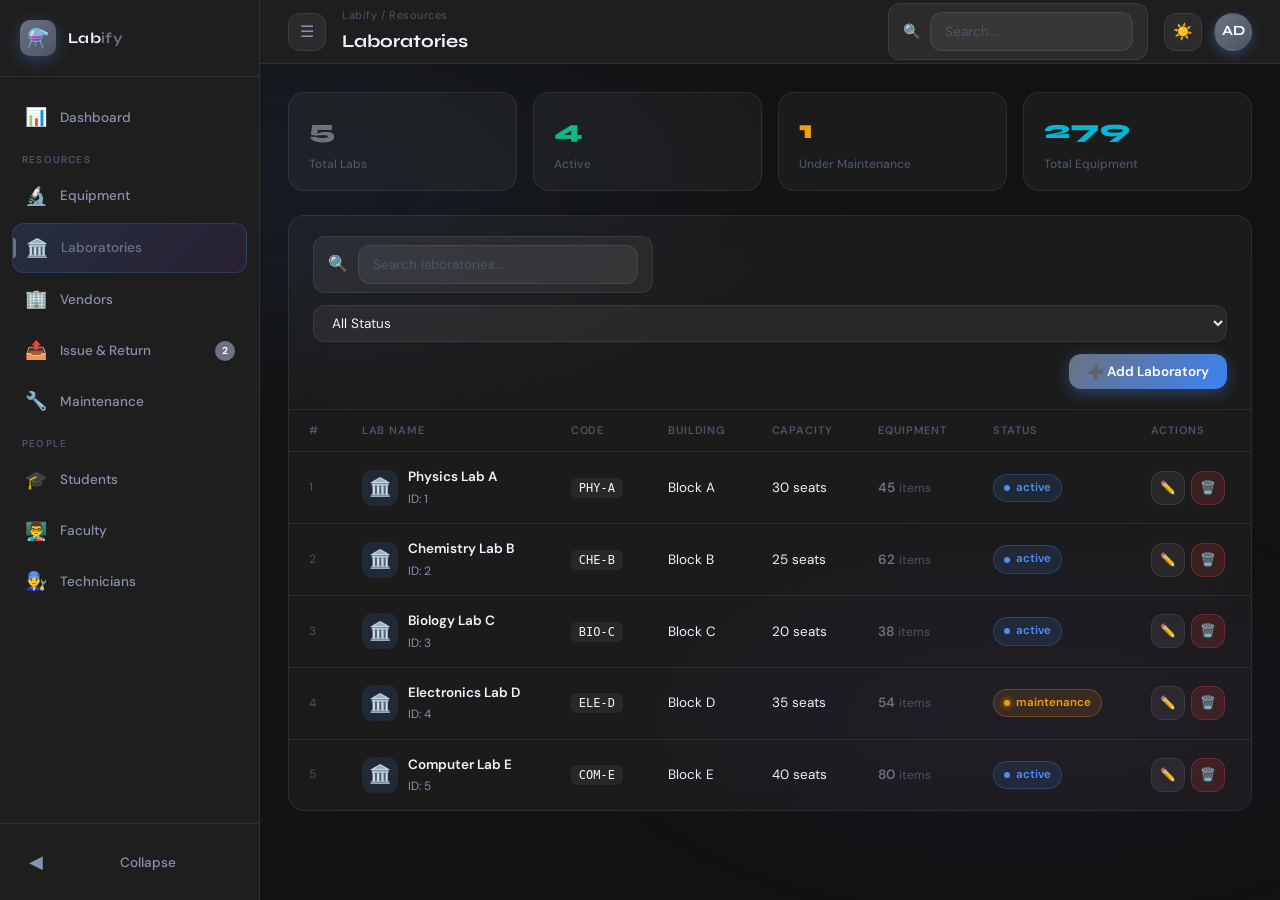
<file: labs.html>
<!DOCTYPE html>
<html lang="en">
<head>
  <meta charset="UTF-8">
  <meta name="viewport" content="width=device-width, initial-scale=1.0">
  <title>Laboratories — Labify</title>
  <link rel="stylesheet" href="style.css">
  <link rel="icon" href="data:image/svg+xml,<svg xmlns='http://www.w3.org/2000/svg' viewBox='0 0 100 100'><text y='.9em' font-size='90'>⚗️</text></svg>">
</head>
<body>

<div class="sidebar-overlay"></div>
<div class="app-layout">
  <aside class="sidebar" id="sidebar">
    <div class="sidebar-logo">
      <div class="logo-icon">⚗️</div>
      <div class="logo-text">Lab<span>ify</span></div>
    </div>
    <nav class="sidebar-nav" id="sidebarNav"></nav>
    <div class="sidebar-footer">
      <button class="collapse-btn" id="collapseBtn">
        <span class="collapse-icon nav-icon">◀</span>
        <span class="nav-label">Collapse</span>
      </button>
    </div>
  </aside>

  <div class="main-content" id="mainContent">
    <header class="navbar">
      <button class="icon-btn" id="mobileMenuBtn">☰</button>
      <div class="page-title-area">
        <div class="page-breadcrumb" id="pageBreadcrumb">Labify / Resources</div>
        <div class="page-heading" id="pageHeading">Laboratories</div>
      </div>
      <div class="navbar-search">
        <span class="search-icon">🔍</span>
        <input type="text" id="globalSearch" placeholder="Search..." autocomplete="off">
      </div>
      <div class="navbar-actions">
        <button class="icon-btn" id="themeToggle">☀️</button>
        <div style="position:relative">
          <div class="avatar" id="avatarBtn">AD</div>
          <div class="profile-dropdown" id="profileDropdown">
            <div class="dropdown-item">👤 Admin Profile</div>
            <div class="dropdown-item">⚙️ Settings</div>
            <div class="dropdown-divider"></div>
            <div class="dropdown-item">🚪 Sign Out</div>
          </div>
        </div>
      </div>
    </header>

    <main class="page-content">
      <!-- Mini Stats -->
      <div class="mini-stats" id="miniStats"></div>

      <!-- Table -->
      <div class="table-card">
        <div class="table-toolbar">
          <div class="search-box">
            <span>🔍</span>
            <input type="text" id="tableSearch" placeholder="Search laboratories...">
          </div>
          <select class="filter-select" id="statusFilter">
            <option value="">All Status</option>
            <option value="active">Active</option>
            <option value="maintenance">Maintenance</option>
            <option value="inactive">Inactive</option>
          </select>
          <div class="toolbar-spacer"></div>
          <button class="btn btn-primary" onclick="openAddModal()">
            ➕ Add Laboratory
          </button>
        </div>
        <div id="tableBody"></div>
      </div>
    </main>
  </div>
</div>

<!-- ADD/EDIT MODAL -->
<div class="modal-overlay" id="labModal">
  <div class="modal">
    <div class="modal-header">
      <div class="modal-title" id="modalTitle">Add Laboratory</div>
      <button class="modal-close" onclick="closeModal('labModal')">✕</button>
    </div>
    <div class="modal-body">
      <input type="hidden" id="editId">
      <div class="form-row">
        <div class="form-group">
          <label>Lab Name *</label>
          <input type="text" id="fName" placeholder="e.g. Physics Lab A">
          <div class="form-error" id="fNameErr">Name is required</div>
        </div>
        <div class="form-group">
          <label>Lab Code *</label>
          <input type="text" id="fCode" placeholder="e.g. PHY-A">
          <div class="form-error" id="fCodeErr">Code is required</div>
        </div>
      </div>
      <div class="form-row">
        <div class="form-group">
          <label>Building / Block</label>
          <input type="text" id="fBuilding" placeholder="e.g. Block A">
        </div>
        <div class="form-group">
          <label>Capacity (Students)</label>
          <input type="number" id="fCapacity" placeholder="e.g. 30" min="1">
        </div>
      </div>
      <div class="form-group">
        <label>Status</label>
        <select id="fStatus">
          <option value="active">Active</option>
          <option value="maintenance">Under Maintenance</option>
          <option value="inactive">Inactive</option>
        </select>
      </div>
    </div>
    <div class="modal-footer">
      <button class="btn btn-secondary" onclick="closeModal('labModal')">Cancel</button>
      <button class="btn btn-primary" onclick="saveLab()">💾 Save Laboratory</button>
    </div>
  </div>
</div>

<div class="toast-container" id="toastContainer"></div>
<div class="confirm-overlay" id="confirmOverlay">
  <div class="confirm-box">
    <div class="confirm-icon">🗑️</div>
    <div class="confirm-title" id="confirmTitle">Delete Laboratory?</div>
    <div class="confirm-msg" id="confirmMsg">This will permanently remove the laboratory record.</div>
    <div class="confirm-actions">
      <button class="btn btn-secondary" onclick="Confirm.cancel()">Cancel</button>
      <button class="btn btn-danger" id="confirmBtn" onclick="Confirm.confirm()">Delete</button>
    </div>
  </div>
</div>

<script src="script.js"></script>
<script>
let allLabs = [];
let filtered = [];

document.addEventListener('DOMContentLoaded', () => {
  initLayout('labs.html', 'Laboratories', 'Labify / Resources');
  loadLabs();

  document.getElementById('tableSearch').addEventListener('input', Utils.debounce(applyFilters, 250));
  document.getElementById('statusFilter').addEventListener('change', applyFilters);
});

function loadLabs() {
  allLabs = DB.get('labs');
  renderMiniStats();
  applyFilters();
}

function renderMiniStats() {
  const active = allLabs.filter(l => l.status === 'active').length;
  const maint = allLabs.filter(l => l.status === 'maintenance').length;
  const totalEq = allLabs.reduce((s, l) => s + (l.equipment_count || 0), 0);

  document.getElementById('miniStats').innerHTML = `
    <div class="mini-stat">
      <div class="mini-stat-value text-accent">${allLabs.length}</div>
      <div class="mini-stat-label">Total Labs</div>
    </div>
    <div class="mini-stat">
      <div class="mini-stat-value text-success">${active}</div>
      <div class="mini-stat-label">Active</div>
    </div>
    <div class="mini-stat">
      <div class="mini-stat-value text-warning">${maint}</div>
      <div class="mini-stat-label">Under Maintenance</div>
    </div>
    <div class="mini-stat">
      <div class="mini-stat-value" style="color:var(--accent-teal)">${totalEq}</div>
      <div class="mini-stat-label">Total Equipment</div>
    </div>
  `;
}

function applyFilters() {
  const q = document.getElementById('tableSearch').value.toLowerCase();
  const status = document.getElementById('statusFilter').value;
  filtered = allLabs.filter(l => {
    const matchQ = !q || l.name.toLowerCase().includes(q) || l.code.toLowerCase().includes(q) || (l.building || '').toLowerCase().includes(q);
    const matchS = !status || l.status === status;
    return matchQ && matchS;
  });
  renderTable();
}

function renderTable() {
  const container = document.getElementById('tableBody');
  if (!filtered.length) {
    container.innerHTML = `
      <div class="empty-state">
        <div class="empty-icon">🏛️</div>
        <div class="empty-title">No laboratories found</div>
        <div class="empty-desc">Try adjusting your filters or add a new laboratory.</div>
        <button class="btn btn-primary" onclick="openAddModal()">➕ Add Laboratory</button>
      </div>`;
    return;
  }

  container.innerHTML = `
    <table>
      <thead>
        <tr>
          <th>#</th>
          <th>Lab Name</th>
          <th>Code</th>
          <th>Building</th>
          <th>Capacity</th>
          <th>Equipment</th>
          <th>Status</th>
          <th>Actions</th>
        </tr>
      </thead>
      <tbody>
        ${filtered.map((lab, i) => `
          <tr>
            <td style="color:var(--text-muted);font-size:12px">${i + 1}</td>
            <td>
              <div style="display:flex;align-items:center;gap:10px">
                <div style="width:36px;height:36px;border-radius:10px;background:rgba(79,142,247,0.12);display:flex;align-items:center;justify-content:center;font-size:18px">🏛️</div>
                <div>
                  <div style="font-weight:600">${lab.name}</div>
                  <div class="cell-secondary">ID: ${lab.id}</div>
                </div>
              </div>
            </td>
            <td><code style="background:var(--bg-input);padding:3px 8px;border-radius:6px;font-size:12px">${lab.code}</code></td>
            <td>${lab.building || '—'}</td>
            <td>${lab.capacity || '—'} seats</td>
            <td>
              <span style="font-weight:600;color:var(--accent-primary)">${lab.equipment_count || 0}</span>
              <span style="color:var(--text-muted);font-size:12px"> items</span>
            </td>
            <td>${Utils.statusBadge(lab.status)}</td>
            <td>
              <div class="action-btns">
                <button class="btn btn-secondary btn-sm btn-icon-only" onclick="editLab(${lab.id})" title="Edit">✏️</button>
                <button class="btn btn-danger btn-sm btn-icon-only" onclick="deleteLab(${lab.id})" title="Delete">🗑️</button>
              </div>
            </td>
          </tr>`).join('')}
      </tbody>
    </table>`;
}

function openAddModal() {
  document.getElementById('editId').value = '';
  document.getElementById('fName').value = '';
  document.getElementById('fCode').value = '';
  document.getElementById('fBuilding').value = '';
  document.getElementById('fCapacity').value = '';
  document.getElementById('fStatus').value = 'active';
  document.getElementById('modalTitle').textContent = 'Add Laboratory';
  clearErrors();
  openModal('labModal');
}

function editLab(id) {
  const lab = allLabs.find(l => l.id === id);
  if (!lab) return;
  document.getElementById('editId').value = id;
  document.getElementById('fName').value = lab.name;
  document.getElementById('fCode').value = lab.code;
  document.getElementById('fBuilding').value = lab.building || '';
  document.getElementById('fCapacity').value = lab.capacity || '';
  document.getElementById('fStatus').value = lab.status;
  document.getElementById('modalTitle').textContent = 'Edit Laboratory';
  clearErrors();
  openModal('labModal');
}

function saveLab() {
  const name = document.getElementById('fName').value.trim();
  const code = document.getElementById('fCode').value.trim();
  let valid = true;

  if (!name) { showError('fNameErr'); document.getElementById('fName').classList.add('invalid'); valid = false; }
  else { hideError('fNameErr'); document.getElementById('fName').classList.remove('invalid'); }

  if (!code) { showError('fCodeErr'); document.getElementById('fCode').classList.add('invalid'); valid = false; }
  else { hideError('fCodeErr'); document.getElementById('fCode').classList.remove('invalid'); }

  if (!valid) return;

  const id = document.getElementById('editId').value;
  const data = {
    name, code,
    building: document.getElementById('fBuilding').value.trim(),
    capacity: parseInt(document.getElementById('fCapacity').value) || 0,
    status: document.getElementById('fStatus').value,
    equipment_count: 0
  };

  const labs = DB.get('labs');
  if (id) {
    const idx = labs.findIndex(l => l.id === parseInt(id));
    if (idx >= 0) { data.equipment_count = labs[idx].equipment_count || 0; labs[idx] = { ...labs[idx], ...data }; }
    Toast.show('Laboratory updated successfully!', 'success');
  } else {
    data.id = DB.nextId('labs');
    labs.push(data);
    Toast.show('Laboratory added successfully!', 'success');
  }

  DB.set('labs', labs);
  closeModal('labModal');
  loadLabs();
}

async function deleteLab(id) {
  const ok = await Confirm.show('Delete Laboratory?', 'This will permanently remove the laboratory record. Equipment in this lab will be unassigned.');
  if (!ok) return;
  const labs = DB.get('labs').filter(l => l.id !== id);
  DB.set('labs', labs);
  Toast.show('Laboratory deleted.', 'warning');
  loadLabs();
}

function showError(id) { document.getElementById(id).classList.add('show'); }
function hideError(id) { document.getElementById(id).classList.remove('show'); }
function clearErrors() {
  document.querySelectorAll('.form-error').forEach(e => e.classList.remove('show'));
  document.querySelectorAll('.invalid').forEach(e => e.classList.remove('invalid'));
}
</script>
</body>
</html>
</file>
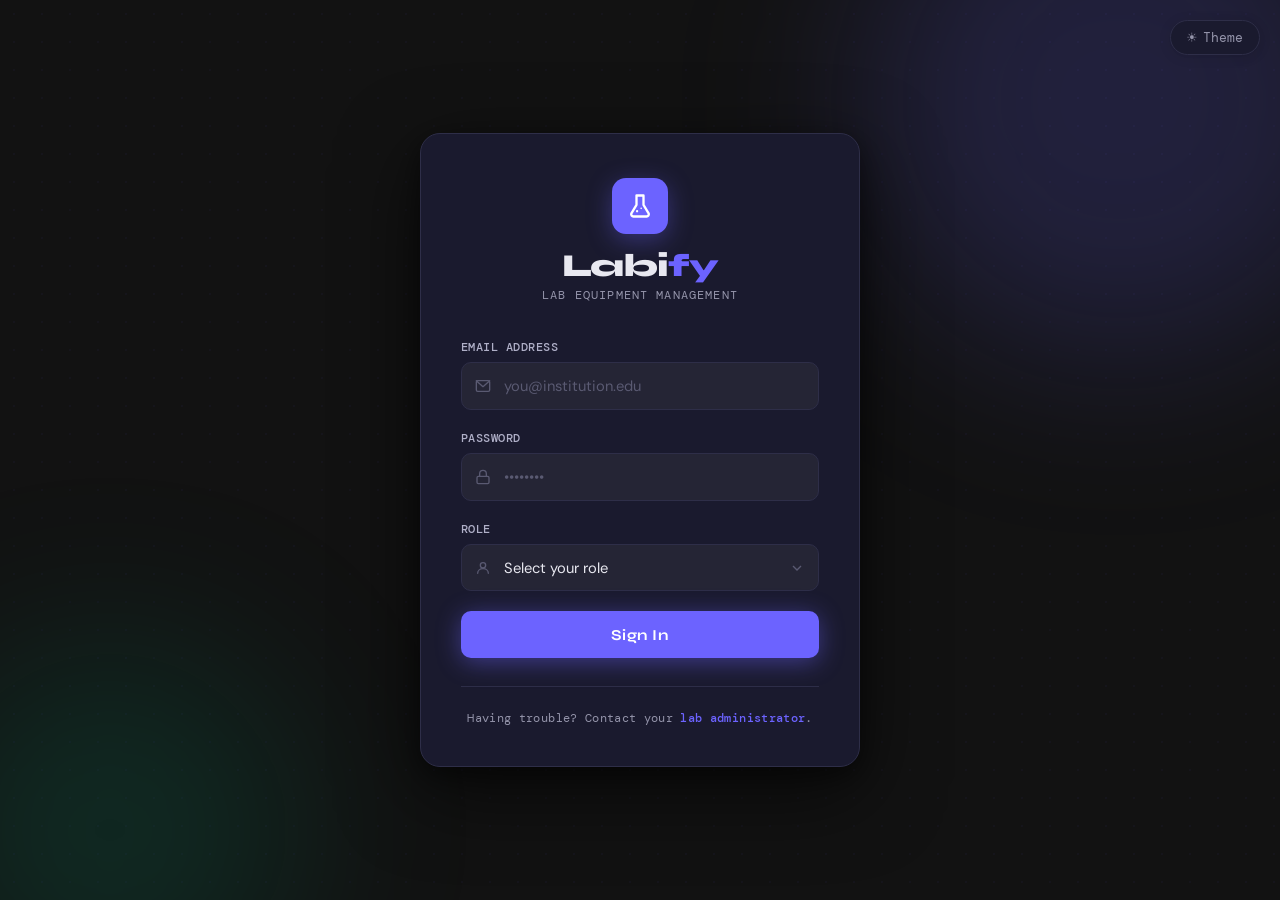
<file: login.html>
<!DOCTYPE html>
<html lang="en" data-theme="dark">
<head>
  <meta charset="UTF-8" />
  <meta name="viewport" content="width=device-width, initial-scale=1.0" />
  <meta name="description" content="Labify — Lab Equipment Management System Login" />
  <title>Labify · Sign In</title>

  <!-- Fonts loaded via CSS @import -->
  <link rel="stylesheet" href="login.css" />

  <!--
    auth.js MUST be loaded before login.js so redirectIfAuthenticated()
    and saveSession() are available when login.js executes.
  -->
  <script src="auth.js"></script>
</head>
<body>

  <!-- ── Ambient background layer ─────────────────────────────── -->
  <div class="bg-layer" aria-hidden="true">
    <div class="orb orb--a"></div>
    <div class="orb orb--b"></div>
  </div>

  <!-- ── Theme toggle ──────────────────────────────────────────── -->
  <button
    id="theme-toggle"
    class="theme-toggle"
    aria-label="Switch to light theme"
  >
    <span class="theme-icon">☀️</span>
    <span>Theme</span>
  </button>

  <!-- ── Login card ─────────────────────────────────────────────── -->
  <main class="login-wrapper" role="main">
    <div class="login-card">

      <!-- Brand -->
      <header class="brand">
        <div class="brand-logo" aria-hidden="true">
          <!-- Beaker / flask icon -->
          <svg viewBox="0 0 24 24">
            <path d="M9 3h6M9 3v8L4.5 18.5A2 2 0 006.3 21h11.4a2 2 0 001.8-2.5L15 11V3"/>
            <circle cx="9.5" cy="16.5" r="1" fill="currentColor" stroke="none" style="fill:#fff"/>
            <circle cx="13"  cy="14"   r="0.7" fill="currentColor" stroke="none" style="fill:#fff"/>
          </svg>
        </div>
        <h1 class="brand-name">Labi<span>fy</span></h1>
        <p class="brand-tagline">Lab Equipment Management</p>
      </header>

      <!-- Inline error display -->
      <div
        id="error-message"
        class="error-message"
        aria-live="assertive"
        aria-atomic="true"
      >
        <!-- Alert icon -->
        <svg viewBox="0 0 24 24" aria-hidden="true">
          <circle cx="12" cy="12" r="10"/>
          <line x1="12" y1="8" x2="12" y2="12"/>
          <line x1="12" y1="16" x2="12.01" y2="16"/>
        </svg>
        <span id="error-text"></span>
      </div>

      <!-- Login form -->
      <form id="login-form" novalidate autocomplete="on">

        <!-- Email -->
        <div class="form-group">
          <label class="form-label" for="email">Email Address</label>
          <div class="input-wrap">
            <input
              type="email"
              id="email"
              name="email"
              class="form-input"
              placeholder="you@institution.edu"
              autocomplete="email"
              required
              aria-describedby="email-hint"
            />
            <span class="input-icon" aria-hidden="true">
              <svg viewBox="0 0 24 24">
                <rect x="2" y="4" width="20" height="16" rx="2"/>
                <polyline points="2,4 12,13 22,4"/>
              </svg>
            </span>
          </div>
          <span id="email-hint" class="field-hint" role="alert"></span>
        </div>

        <!-- Password -->
        <div class="form-group">
          <label class="form-label" for="password">Password</label>
          <div class="input-wrap">
            <input
              type="password"
              id="password"
              name="password"
              class="form-input"
              placeholder="••••••••"
              autocomplete="current-password"
              required
              aria-describedby="password-hint"
            />
            <span class="input-icon" aria-hidden="true">
              <svg viewBox="0 0 24 24">
                <rect x="3" y="11" width="18" height="11" rx="2"/>
                <path d="M7 11V7a5 5 0 0110 0v4"/>
              </svg>
            </span>
          </div>
          <span id="password-hint" class="field-hint" role="alert"></span>
        </div>

        <!-- Role -->
        <div class="form-group">
          <label class="form-label" for="role">Role</label>
          <div class="input-wrap select-wrap">
            <select
              id="role"
              name="role"
              class="form-select"
              required
              aria-describedby="role-hint"
            >
              <option value="" disabled selected>Select your role</option>
              <option value="Student">Student</option>
              <option value="Faculty">Faculty</option>
              <option value="Technician">Technician</option>
            </select>
            <span class="input-icon" aria-hidden="true">
              <svg viewBox="0 0 24 24">
                <circle cx="12" cy="8"  r="4"/>
                <path d="M4 20c0-4 3.6-7 8-7s8 3 8 7"/>
              </svg>
            </span>
            <span class="select-chevron" aria-hidden="true">
              <svg viewBox="0 0 24 24">
                <polyline points="6 9 12 15 18 9"/>
              </svg>
            </span>
          </div>
          <span id="role-hint" class="field-hint" role="alert"></span>
        </div>

        <!-- Submit -->
        <button type="submit" id="submit-btn" class="btn-submit">
          <span id="btn-spinner" class="btn-spinner" aria-hidden="true"></span>
          <span id="btn-text">Sign In</span>
        </button>

      </form>

      <!-- Footer -->
      <footer class="card-footer">
        <p class="footer-text">
          Having trouble? Contact your
          <a href="mailto:labadmin@institution.edu">lab administrator</a>.
        </p>
      </footer>

    </div><!-- /.login-card -->
  </main>

  <script src="login.js"></script>
</body>
</html>
</file>
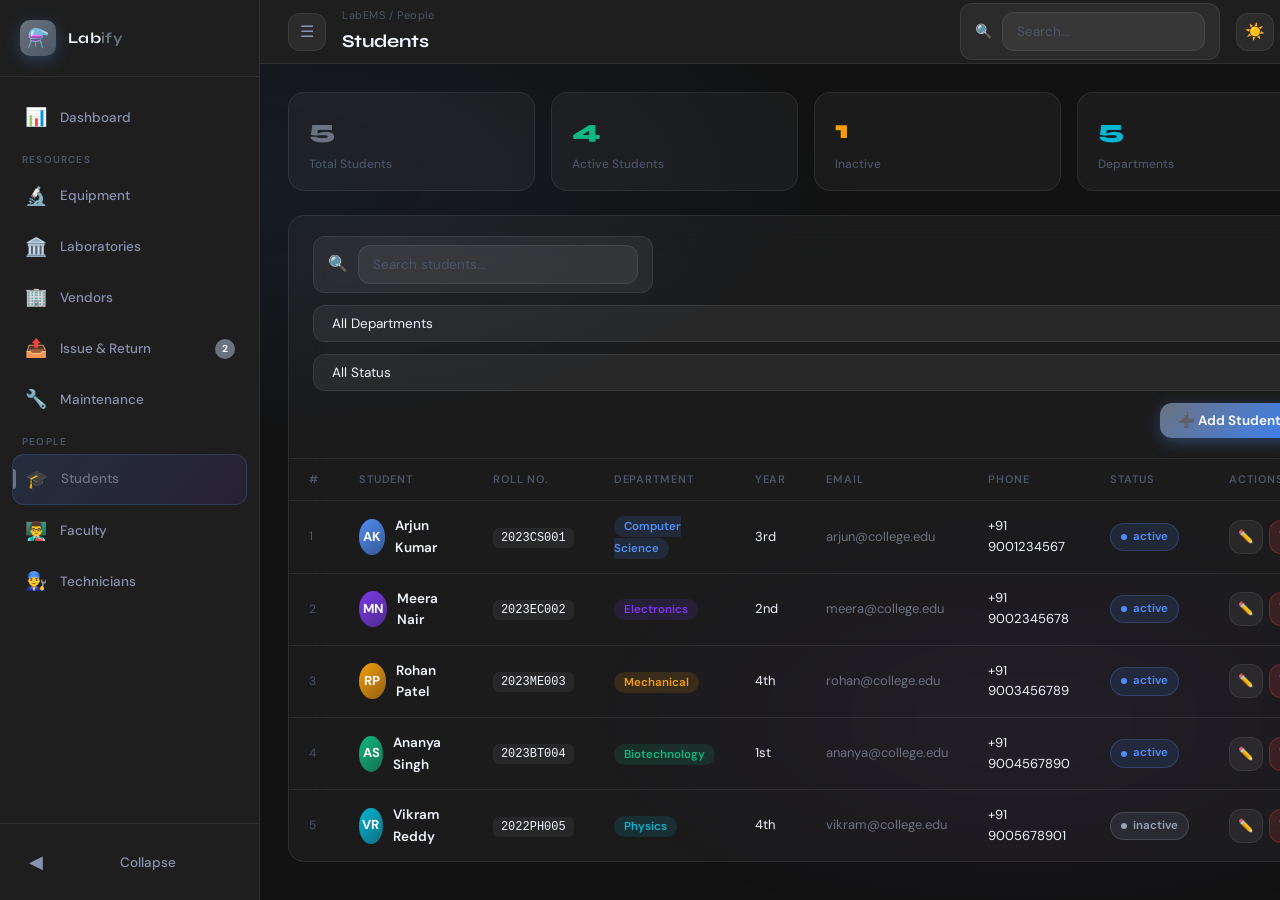
<file: students.html>
<!DOCTYPE html>
<html lang="en">
<head>
  <meta charset="UTF-8">
  <meta name="viewport" content="width=device-width, initial-scale=1.0">
  <title>Students — Labify</title>
  <link rel="stylesheet" href="style.css">
  <link rel="icon" href="data:image/svg+xml,<svg xmlns='http://www.w3.org/2000/svg' viewBox='0 0 100 100'><text y='.9em' font-size='90'>⚗️</text></svg>">
</head>
<body>
<div class="sidebar-overlay"></div>
<div class="app-layout">
  <aside class="sidebar" id="sidebar">
    <div class="sidebar-logo"><div class="logo-icon">⚗️</div><div class="logo-text">Lab<span>ify</span></div></div>
    <nav class="sidebar-nav" id="sidebarNav"></nav>
    <div class="sidebar-footer">
      <button class="collapse-btn" id="collapseBtn"><span class="collapse-icon nav-icon">◀</span><span class="nav-label">Collapse</span></button>
    </div>
  </aside>
  <div class="main-content" id="mainContent">
    <header class="navbar">
      <button class="icon-btn" id="mobileMenuBtn">☰</button>
      <div class="page-title-area">
        <div class="page-breadcrumb" id="pageBreadcrumb">Labify / People</div>
        <div class="page-heading" id="pageHeading">Students</div>
      </div>
      <div class="navbar-search"><span class="search-icon">🔍</span><input type="text" id="globalSearch" placeholder="Search..." autocomplete="off"></div>
      <div class="navbar-actions">
        <button class="icon-btn" id="themeToggle">☀️</button>
        <div style="position:relative">
          <div class="avatar" id="avatarBtn">AD</div>
          <div class="profile-dropdown" id="profileDropdown">
            <div class="dropdown-item">👤 Admin Profile</div>
            <div class="dropdown-divider"></div>
            <div class="dropdown-item">🚪 Sign Out</div>
          </div>
        </div>
      </div>
    </header>
    <main class="page-content">
      <div class="mini-stats" id="miniStats"></div>
      <div class="table-card">
        <div class="table-toolbar">
          <div class="search-box"><span>🔍</span><input type="text" id="tableSearch" placeholder="Search students..."></div>
          <select class="filter-select" id="deptFilter">
            <option value="">All Departments</option>
            <option value="Computer Science">Computer Science</option>
            <option value="Electronics">Electronics</option>
            <option value="Mechanical">Mechanical</option>
            <option value="Biotechnology">Biotechnology</option>
            <option value="Physics">Physics</option>
            <option value="Chemistry">Chemistry</option>
          </select>
          <select class="filter-select" id="statusFilter">
            <option value="">All Status</option>
            <option value="active">Active</option>
            <option value="inactive">Inactive</option>
          </select>
          <div class="toolbar-spacer"></div>
          <button class="btn btn-primary" onclick="openAddModal()">➕ Add Student</button>
        </div>
        <div id="tableBody"></div>
      </div>
    </main>
  </div>
</div>

<div class="modal-overlay" id="studentModal">
  <div class="modal">
    <div class="modal-header">
      <div class="modal-title" id="modalTitle">Add Student</div>
      <button class="modal-close" onclick="closeModal('studentModal')">✕</button>
    </div>
    <div class="modal-body">
      <input type="hidden" id="editId">
      <div class="form-row">
        <div class="form-group">
          <label>Full Name *</label>
          <input type="text" id="fName" placeholder="e.g. Arjun Kumar">
          <div class="form-error" id="fNameErr">Name is required</div>
        </div>
        <div class="form-group">
          <label>Roll Number *</label>
          <input type="text" id="fRoll" placeholder="e.g. 2023CS001">
          <div class="form-error" id="fRollErr">Roll number is required</div>
        </div>
      </div>
      <div class="form-row">
        <div class="form-group">
          <label>Department</label>
          <select id="fDept">
            <option value="Computer Science">Computer Science</option>
            <option value="Electronics">Electronics</option>
            <option value="Mechanical">Mechanical</option>
            <option value="Biotechnology">Biotechnology</option>
            <option value="Physics">Physics</option>
            <option value="Chemistry">Chemistry</option>
          </select>
        </div>
        <div class="form-group">
          <label>Year of Study</label>
          <select id="fYear">
            <option value="1st">1st Year</option>
            <option value="2nd">2nd Year</option>
            <option value="3rd">3rd Year</option>
            <option value="4th">4th Year</option>
          </select>
        </div>
      </div>
      <div class="form-row">
        <div class="form-group">
          <label>Email</label>
          <input type="email" id="fEmail" placeholder="e.g. student@college.edu">
        </div>
        <div class="form-group">
          <label>Phone</label>
          <input type="tel" id="fPhone" placeholder="e.g. +91 9001234567">
        </div>
      </div>
      <div class="form-group">
        <label>Status</label>
        <select id="fStatus">
          <option value="active">Active</option>
          <option value="inactive">Inactive</option>
        </select>
      </div>
    </div>
    <div class="modal-footer">
      <button class="btn btn-secondary" onclick="closeModal('studentModal')">Cancel</button>
      <button class="btn btn-primary" onclick="saveStudent()">💾 Save Student</button>
    </div>
  </div>
</div>

<div class="toast-container" id="toastContainer"></div>
<div class="confirm-overlay" id="confirmOverlay">
  <div class="confirm-box">
    <div class="confirm-icon">🗑️</div>
    <div class="confirm-title" id="confirmTitle">Delete Student?</div>
    <div class="confirm-msg" id="confirmMsg">This will permanently remove this student record.</div>
    <div class="confirm-actions">
      <button class="btn btn-secondary" onclick="Confirm.cancel()">Cancel</button>
      <button class="btn btn-danger" id="confirmBtn" onclick="Confirm.confirm()">Delete</button>
    </div>
  </div>
</div>
<script src="script.js"></script>
<script>
let allStudents = [], filtered = [];
const deptColors = { 'Computer Science':'#4f8ef7','Electronics':'#7c3aed','Mechanical':'#f59e0b','Biotechnology':'#10b981','Physics':'#06b6d4','Chemistry':'#ef4444' };

document.addEventListener('DOMContentLoaded', () => {
  initLayout('students.html', 'Students', 'LabEMS / People');
  loadData();
  document.getElementById('tableSearch').addEventListener('input', Utils.debounce(applyFilters, 250));
  document.getElementById('deptFilter').addEventListener('change', applyFilters);
  document.getElementById('statusFilter').addEventListener('change', applyFilters);
});

function loadData() {
  allStudents = DB.get('students');
  renderMiniStats();
  applyFilters();
}

function renderMiniStats() {
  const active = allStudents.filter(s => s.status === 'active').length;
  const depts = [...new Set(allStudents.map(s => s.department))].length;
  document.getElementById('miniStats').innerHTML = `
    <div class="mini-stat"><div class="mini-stat-value text-accent">${allStudents.length}</div><div class="mini-stat-label">Total Students</div></div>
    <div class="mini-stat"><div class="mini-stat-value text-success">${active}</div><div class="mini-stat-label">Active Students</div></div>
    <div class="mini-stat"><div class="mini-stat-value text-warning">${allStudents.length - active}</div><div class="mini-stat-label">Inactive</div></div>
    <div class="mini-stat"><div class="mini-stat-value" style="color:var(--accent-teal)">${depts}</div><div class="mini-stat-label">Departments</div></div>
  `;
}

function applyFilters() {
  const q = document.getElementById('tableSearch').value.toLowerCase();
  const dept = document.getElementById('deptFilter').value;
  const status = document.getElementById('statusFilter').value;
  filtered = allStudents.filter(s => {
    const matchQ = !q || s.name.toLowerCase().includes(q) || s.roll.toLowerCase().includes(q) || (s.email||'').toLowerCase().includes(q);
    const matchD = !dept || s.department === dept;
    const matchS = !status || s.status === status;
    return matchQ && matchD && matchS;
  });
  renderTable();
}

function renderTable() {
  const container = document.getElementById('tableBody');
  if (!filtered.length) {
    container.innerHTML = `<div class="empty-state"><div class="empty-icon">🎓</div><div class="empty-title">No students found</div><div class="empty-desc">Add student records to manage equipment borrowing.</div><button class="btn btn-primary" onclick="openAddModal()">➕ Add Student</button></div>`;
    return;
  }
  container.innerHTML = `
    <table>
      <thead><tr><th>#</th><th>Student</th><th>Roll No.</th><th>Department</th><th>Year</th><th>Email</th><th>Phone</th><th>Status</th><th>Actions</th></tr></thead>
      <tbody>
        ${filtered.map((s, i) => {
          const color = deptColors[s.department] || '#94a3b8';
          return `<tr>
            <td style="color:var(--text-muted);font-size:12px">${i+1}</td>
            <td>
              <div style="display:flex;align-items:center;gap:10px">
                <div style="width:36px;height:36px;border-radius:50%;background:linear-gradient(135deg,${color},${color}88);display:flex;align-items:center;justify-content:center;font-weight:700;font-size:13px;color:#fff">${Utils.getInitials(s.name)}</div>
                <div><div style="font-weight:600">${s.name}</div></div>
              </div>
            </td>
            <td><code style="background:var(--bg-input);padding:3px 8px;border-radius:6px;font-size:12px">${s.roll}</code></td>
            <td><span style="background:${color}22;color:${color};padding:3px 10px;border-radius:20px;font-size:11.5px;font-weight:600">${s.department}</span></td>
            <td style="font-size:13px">${s.year || '—'}</td>
            <td style="font-size:13px;color:var(--accent-primary)">${s.email || '—'}</td>
            <td style="font-size:13px">${s.phone || '—'}</td>
            <td>${Utils.statusBadge(s.status)}</td>
            <td>
              <div class="action-btns">
                <button class="btn btn-secondary btn-sm btn-icon-only" onclick="editStudent(${s.id})" title="Edit">✏️</button>
                <button class="btn btn-danger btn-sm btn-icon-only" onclick="deleteStudent(${s.id})" title="Delete">🗑️</button>
              </div>
            </td>
          </tr>`;
        }).join('')}
      </tbody>
    </table>`;
}

function openAddModal() {
  document.getElementById('editId').value = '';
  ['fName','fRoll','fEmail','fPhone'].forEach(f => document.getElementById(f).value = '');
  document.getElementById('fDept').value = 'Computer Science';
  document.getElementById('fYear').value = '1st';
  document.getElementById('fStatus').value = 'active';
  document.getElementById('modalTitle').textContent = 'Add Student';
  clearErrors();
  openModal('studentModal');
}

function editStudent(id) {
  const s = allStudents.find(x => x.id === id);
  if (!s) return;
  document.getElementById('editId').value = id;
  document.getElementById('fName').value = s.name;
  document.getElementById('fRoll').value = s.roll;
  document.getElementById('fDept').value = s.department;
  document.getElementById('fYear').value = s.year || '1st';
  document.getElementById('fEmail').value = s.email || '';
  document.getElementById('fPhone').value = s.phone || '';
  document.getElementById('fStatus').value = s.status;
  document.getElementById('modalTitle').textContent = 'Edit Student';
  clearErrors();
  openModal('studentModal');
}

function saveStudent() {
  const name = document.getElementById('fName').value.trim();
  const roll = document.getElementById('fRoll').value.trim();
  let valid = true;
  if (!name) { showError('fNameErr'); document.getElementById('fName').classList.add('invalid'); valid = false; }
  else { hideError('fNameErr'); document.getElementById('fName').classList.remove('invalid'); }
  if (!roll) { showError('fRollErr'); document.getElementById('fRoll').classList.add('invalid'); valid = false; }
  else { hideError('fRollErr'); document.getElementById('fRoll').classList.remove('invalid'); }
  if (!valid) return;

  const data = {
    name, roll,
    department: document.getElementById('fDept').value,
    year: document.getElementById('fYear').value,
    email: document.getElementById('fEmail').value.trim(),
    phone: document.getElementById('fPhone').value.trim(),
    status: document.getElementById('fStatus').value
  };

  const students = DB.get('students');
  const id = document.getElementById('editId').value;
  if (id) {
    const idx = students.findIndex(s => s.id === parseInt(id));
    if (idx >= 0) students[idx] = { ...students[idx], ...data };
    Toast.show('Student updated!', 'success');
  } else {
    data.id = DB.nextId('students');
    students.push(data);
    Toast.show('Student added!', 'success');
  }
  DB.set('students', students);
  closeModal('studentModal');
  loadData();
}

async function deleteStudent(id) {
  const ok = await Confirm.show('Delete Student?', 'This will permanently remove this student record.');
  if (!ok) return;
  DB.set('students', DB.get('students').filter(s => s.id !== id));
  Toast.show('Student deleted.', 'warning');
  loadData();
}

function showError(id) { document.getElementById(id)?.classList.add('show'); }
function hideError(id) { document.getElementById(id)?.classList.remove('show'); }
function clearErrors() {
  document.querySelectorAll('.form-error').forEach(e => e.classList.remove('show'));
  document.querySelectorAll('.invalid').forEach(e => e.classList.remove('invalid'));
}
</script>
</body>
</html>
</file>
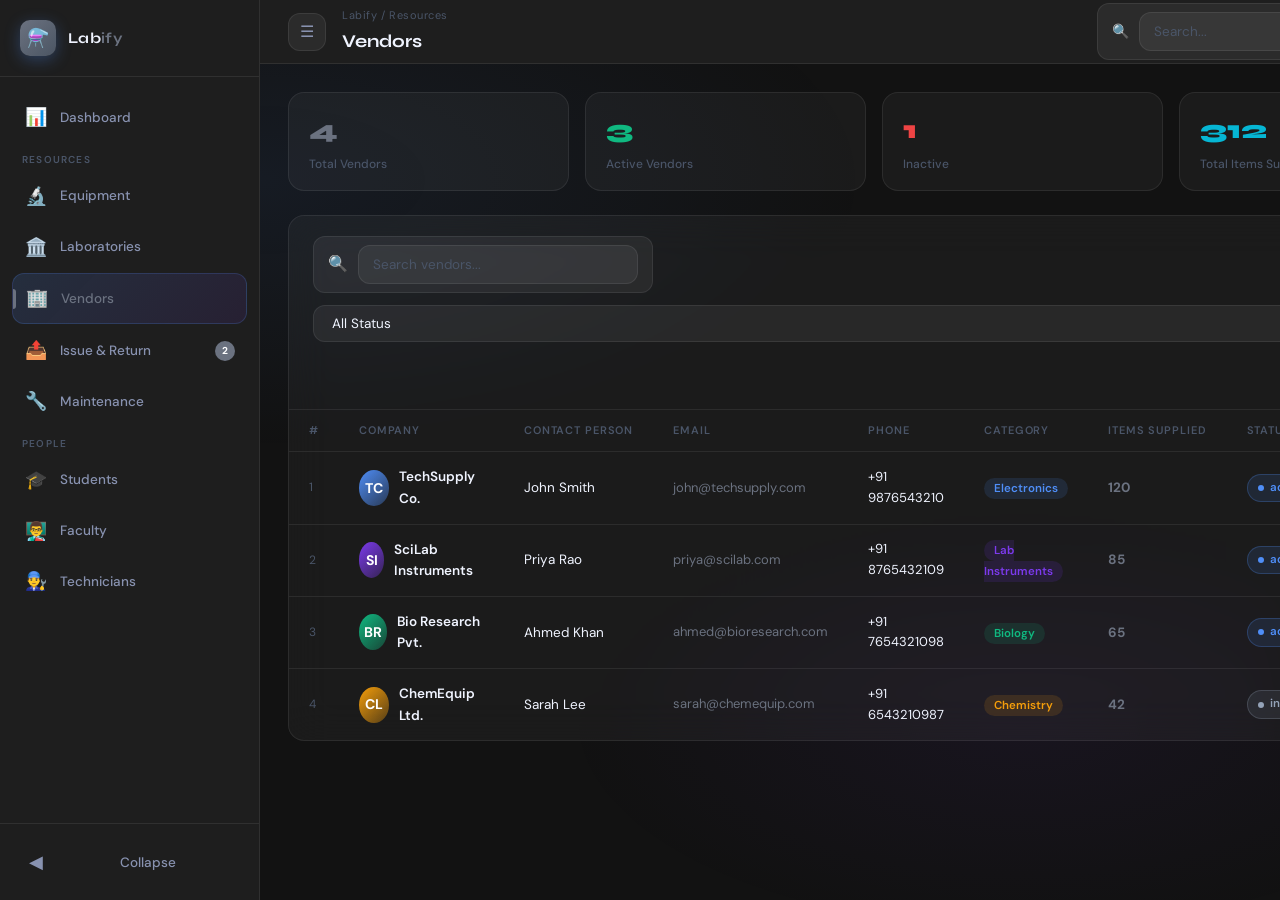
<file: vendors.html>
<!DOCTYPE html>
<html lang="en">
<head>
  <meta charset="UTF-8">
  <meta name="viewport" content="width=device-width, initial-scale=1.0">
  <title>Vendors — Labify</title>
  <link rel="stylesheet" href="style.css">
  <link rel="icon" href="data:image/svg+xml,<svg xmlns='http://www.w3.org/2000/svg' viewBox='0 0 100 100'><text y='.9em' font-size='90'>⚗️</text></svg>">
</head>
<body>
<div class="sidebar-overlay"></div>
<div class="app-layout">
  <aside class="sidebar" id="sidebar">
    <div class="sidebar-logo"><div class="logo-icon">⚗️</div><div class="logo-text">Lab<span>ify</span></div></div>
    <nav class="sidebar-nav" id="sidebarNav"></nav>
    <div class="sidebar-footer">
      <button class="collapse-btn" id="collapseBtn"><span class="collapse-icon nav-icon">◀</span><span class="nav-label">Collapse</span></button>
    </div>
  </aside>
  <div class="main-content" id="mainContent">
    <header class="navbar">
      <button class="icon-btn" id="mobileMenuBtn">☰</button>
      <div class="page-title-area">
        <div class="page-breadcrumb" id="pageBreadcrumb">Labify / Resources</div>
        <div class="page-heading" id="pageHeading">Vendors</div>
      </div>
      <div class="navbar-search"><span class="search-icon">🔍</span><input type="text" id="globalSearch" placeholder="Search..." autocomplete="off"></div>
      <div class="navbar-actions">
        <button class="icon-btn" id="themeToggle">☀️</button>
        <div style="position:relative">
          <div class="avatar" id="avatarBtn">AD</div>
          <div class="profile-dropdown" id="profileDropdown">
            <div class="dropdown-item">👤 Admin Profile</div>
            <div class="dropdown-divider"></div>
            <div class="dropdown-item">🚪 Sign Out</div>
          </div>
        </div>
      </div>
    </header>
    <main class="page-content">
      <div class="mini-stats" id="miniStats"></div>
      <div class="table-card">
        <div class="table-toolbar">
          <div class="search-box"><span>🔍</span><input type="text" id="tableSearch" placeholder="Search vendors..."></div>
          <select class="filter-select" id="statusFilter">
            <option value="">All Status</option>
            <option value="active">Active</option>
            <option value="inactive">Inactive</option>
          </select>
          <div class="toolbar-spacer"></div>
          <button class="btn btn-primary" onclick="openAddModal()">➕ Add Vendor</button>
        </div>
        <div id="tableBody"></div>
      </div>
    </main>
  </div>
</div>

<div class="modal-overlay" id="vendorModal">
  <div class="modal">
    <div class="modal-header">
      <div class="modal-title" id="modalTitle">Add Vendor</div>
      <button class="modal-close" onclick="closeModal('vendorModal')">✕</button>
    </div>
    <div class="modal-body">
      <input type="hidden" id="editId">
      <div class="form-row">
        <div class="form-group">
          <label>Company Name *</label>
          <input type="text" id="fName" placeholder="e.g. TechSupply Co.">
          <div class="form-error" id="fNameErr">Name is required</div>
        </div>
        <div class="form-group">
          <label>Contact Person</label>
          <input type="text" id="fContact" placeholder="e.g. John Smith">
        </div>
      </div>
      <div class="form-row">
        <div class="form-group">
          <label>Email</label>
          <input type="email" id="fEmail" placeholder="e.g. vendor@email.com">
        </div>
        <div class="form-group">
          <label>Phone</label>
          <input type="tel" id="fPhone" placeholder="e.g. +91 9876543210">
        </div>
      </div>
      <div class="form-row">
        <div class="form-group">
          <label>Category</label>
          <select id="fCategory">
            <option value="Electronics">Electronics</option>
            <option value="Lab Instruments">Lab Instruments</option>
            <option value="Biology">Biology</option>
            <option value="Chemistry">Chemistry</option>
            <option value="Physics">Physics</option>
            <option value="General">General</option>
          </select>
        </div>
        <div class="form-group">
          <label>Status</label>
          <select id="fStatus">
            <option value="active">Active</option>
            <option value="inactive">Inactive</option>
          </select>
        </div>
      </div>
    </div>
    <div class="modal-footer">
      <button class="btn btn-secondary" onclick="closeModal('vendorModal')">Cancel</button>
      <button class="btn btn-primary" onclick="saveVendor()">💾 Save Vendor</button>
    </div>
  </div>
</div>

<div class="toast-container" id="toastContainer"></div>
<div class="confirm-overlay" id="confirmOverlay">
  <div class="confirm-box">
    <div class="confirm-icon">🗑️</div>
    <div class="confirm-title" id="confirmTitle">Delete Vendor?</div>
    <div class="confirm-msg" id="confirmMsg">This will remove the vendor record permanently.</div>
    <div class="confirm-actions">
      <button class="btn btn-secondary" onclick="Confirm.cancel()">Cancel</button>
      <button class="btn btn-danger" id="confirmBtn" onclick="Confirm.confirm()">Delete</button>
    </div>
  </div>
</div>
<script src="script.js"></script>
<script>
let allVendors = [], filtered = [];

document.addEventListener('DOMContentLoaded', () => {
  initLayout('vendors.html', 'Vendors', 'Labify / Resources');
  loadData();
  document.getElementById('tableSearch').addEventListener('input', Utils.debounce(applyFilters, 250));
  document.getElementById('statusFilter').addEventListener('change', applyFilters);
});

function loadData() {
  allVendors = DB.get('vendors');
  renderMiniStats();
  applyFilters();
}

function renderMiniStats() {
  const active = allVendors.filter(v => v.status === 'active').length;
  const totalItems = allVendors.reduce((s, v) => s + (v.items_supplied || 0), 0);
  document.getElementById('miniStats').innerHTML = `
    <div class="mini-stat"><div class="mini-stat-value text-accent">${allVendors.length}</div><div class="mini-stat-label">Total Vendors</div></div>
    <div class="mini-stat"><div class="mini-stat-value text-success">${active}</div><div class="mini-stat-label">Active Vendors</div></div>
    <div class="mini-stat"><div class="mini-stat-value text-danger">${allVendors.length - active}</div><div class="mini-stat-label">Inactive</div></div>
    <div class="mini-stat"><div class="mini-stat-value" style="color:var(--accent-teal)">${totalItems}</div><div class="mini-stat-label">Total Items Supplied</div></div>
  `;
}

function applyFilters() {
  const q = document.getElementById('tableSearch').value.toLowerCase();
  const status = document.getElementById('statusFilter').value;
  filtered = allVendors.filter(v => {
    const matchQ = !q || v.name.toLowerCase().includes(q) || (v.contact || '').toLowerCase().includes(q) || (v.email || '').toLowerCase().includes(q);
    const matchS = !status || v.status === status;
    return matchQ && matchS;
  });
  renderTable();
}

const catColors = { Electronics:'#4f8ef7', 'Lab Instruments':'#7c3aed', Biology:'#10b981', Chemistry:'#f59e0b', Physics:'#06b6d4', General:'#94a3b8' };

function renderTable() {
  const container = document.getElementById('tableBody');
  if (!filtered.length) {
    container.innerHTML = `<div class="empty-state"><div class="empty-icon">🏢</div><div class="empty-title">No vendors found</div><div class="empty-desc">Add vendor records to track suppliers.</div><button class="btn btn-primary" onclick="openAddModal()">➕ Add Vendor</button></div>`;
    return;
  }
  container.innerHTML = `
    <table>
      <thead><tr><th>#</th><th>Company</th><th>Contact Person</th><th>Email</th><th>Phone</th><th>Category</th><th>Items Supplied</th><th>Status</th><th>Actions</th></tr></thead>
      <tbody>
        ${filtered.map((v, i) => `
          <tr>
            <td style="color:var(--text-muted);font-size:12px">${i+1}</td>
            <td>
              <div style="display:flex;align-items:center;gap:10px">
                <div style="width:36px;height:36px;border-radius:50%;background:linear-gradient(135deg,${catColors[v.category]||'#4f8ef7'},${catColors[v.category]||'#7c3aed'}44);display:flex;align-items:center;justify-content:center;font-weight:700;font-size:14px;color:#fff">${Utils.getInitials(v.name)}</div>
                <div><div style="font-weight:600">${v.name}</div></div>
              </div>
            </td>
            <td>${v.contact || '—'}</td>
            <td style="font-size:13px;color:var(--accent-primary)">${v.email || '—'}</td>
            <td style="font-size:13px">${v.phone || '—'}</td>
            <td><span style="background:${catColors[v.category]||'#94a3b8'}22;color:${catColors[v.category]||'#94a3b8'};padding:3px 10px;border-radius:20px;font-size:11.5px;font-weight:600">${v.category}</span></td>
            <td><span style="font-weight:700;color:var(--accent-primary)">${v.items_supplied || 0}</span></td>
            <td>${Utils.statusBadge(v.status)}</td>
            <td>
              <div class="action-btns">
                <button class="btn btn-secondary btn-sm btn-icon-only" onclick="editVendor(${v.id})" title="Edit">✏️</button>
                <button class="btn btn-danger btn-sm btn-icon-only" onclick="deleteVendor(${v.id})" title="Delete">🗑️</button>
              </div>
            </td>
          </tr>`).join('')}
      </tbody>
    </table>`;
}

function openAddModal() {
  document.getElementById('editId').value = '';
  ['fName','fContact','fEmail','fPhone'].forEach(f => document.getElementById(f).value = '');
  document.getElementById('fCategory').value = 'Electronics';
  document.getElementById('fStatus').value = 'active';
  document.getElementById('modalTitle').textContent = 'Add Vendor';
  clearErrors();
  openModal('vendorModal');
}

function editVendor(id) {
  const v = allVendors.find(x => x.id === id);
  if (!v) return;
  document.getElementById('editId').value = id;
  document.getElementById('fName').value = v.name;
  document.getElementById('fContact').value = v.contact || '';
  document.getElementById('fEmail').value = v.email || '';
  document.getElementById('fPhone').value = v.phone || '';
  document.getElementById('fCategory').value = v.category;
  document.getElementById('fStatus').value = v.status;
  document.getElementById('modalTitle').textContent = 'Edit Vendor';
  clearErrors();
  openModal('vendorModal');
}

function saveVendor() {
  const name = document.getElementById('fName').value.trim();
  if (!name) { showError('fNameErr'); document.getElementById('fName').classList.add('invalid'); return; }
  hideError('fNameErr'); document.getElementById('fName').classList.remove('invalid');

  const data = {
    name,
    contact: document.getElementById('fContact').value.trim(),
    email: document.getElementById('fEmail').value.trim(),
    phone: document.getElementById('fPhone').value.trim(),
    category: document.getElementById('fCategory').value,
    status: document.getElementById('fStatus').value,
    items_supplied: 0
  };

  const vendors = DB.get('vendors');
  const id = document.getElementById('editId').value;
  if (id) {
    const idx = vendors.findIndex(v => v.id === parseInt(id));
    if (idx >= 0) { data.items_supplied = vendors[idx].items_supplied || 0; vendors[idx] = { ...vendors[idx], ...data }; }
    Toast.show('Vendor updated!', 'success');
  } else {
    data.id = DB.nextId('vendors');
    vendors.push(data);
    Toast.show('Vendor added!', 'success');
  }
  DB.set('vendors', vendors);
  closeModal('vendorModal');
  loadData();
}

async function deleteVendor(id) {
  const ok = await Confirm.show('Delete Vendor?', 'This will permanently remove this vendor.');
  if (!ok) return;
  DB.set('vendors', DB.get('vendors').filter(v => v.id !== id));
  Toast.show('Vendor deleted.', 'warning');
  loadData();
}

function showError(id) { document.getElementById(id)?.classList.add('show'); }
function hideError(id) { document.getElementById(id)?.classList.remove('show'); }
function clearErrors() {
  document.querySelectorAll('.form-error').forEach(e => e.classList.remove('show'));
  document.querySelectorAll('.invalid').forEach(e => e.classList.remove('invalid'));
}
</script>
</body>
</html>
</file>
<file: style.css>
/* =====================================================
   LAB EQUIPMENT MANAGEMENT SYSTEM - PREMIUM STYLESHEET
   ===================================================== */

@import url('https://fonts.googleapis.com/css2?family=Syne:wght@400;500;600;700;800&family=DM+Sans:ital,opsz,wght@0,9..40,300;0,9..40,400;0,9..40,500;0,9..40,600;1,9..40,300&display=swap');

/* ─── CSS VARIABLES ─────────────────────────────────── */
:root {
  --bg-primary: #121212;
  --bg-secondary: #1e1e1e;
  --bg-card: rgba(255, 255, 255, 0.04);
  --bg-card-hover: rgba(255, 255, 255, 0.07);
  --bg-input: rgba(255, 255, 255, 0.06);
  --border: rgba(255, 255, 255, 0.08);
  

  --accent-primary: #6b7280;   /* grey */
  --accent-secondary: #4b5563; /* darker grey */
  --border-focus: rgba(107, 114, 128, 0.5);
  --accent-teal: #06b6d4;
  --accent-success: #10b981;
  --accent-warning: #f59e0b;
  --accent-danger: #ef4444;

  --text-primary: #f0f4ff;
  --text-secondary: #8892b0;
  --text-muted: #4a5568;

  --sidebar-width: 260px;
  --sidebar-collapsed: 72px;
  --navbar-height: 64px;

  --glass: rgba(255, 255, 255, 0.04);
  --glass-border: rgba(255, 255, 255, 0.08);
  --glass-blur: blur(20px);

  --shadow-sm: 0 2px 8px rgba(0,0,0,0.3);
  --shadow-md: 0 8px 32px rgba(0,0,0,0.4);
  --shadow-lg: 0 20px 60px rgba(0,0,0,0.5);
  --shadow-glow: 0 0 40px rgba(79, 142, 247, 0.15);

  --radius-sm: 8px;
  --radius-md: 12px;
  --radius-lg: 16px;
  --radius-xl: 24px;

  --transition: all 0.3s cubic-bezier(0.4, 0, 0.2, 1);
  --transition-fast: all 0.15s ease;
  --transition-spring: all 0.4s cubic-bezier(0.34, 1.56, 0.64, 1);

  --font-display: 'Syne', sans-serif;
  --font-body: 'DM Sans', sans-serif;
}

[data-theme="light"] {
  --bg-primary: #fffdf2;   
  --bg-secondary: #fffbe6; 
  --bg-card: rgba(255, 253, 242, 0.8);
  --bg-card-hover: rgba(255, 253, 242, 0.95);
  --bg-input: rgba(255, 253, 242, 0.9);
  --border: rgba(0, 0, 0, 0.08);
  --border-focus: rgba(79, 142, 247, 0.5);
  --text-primary: #0a0e1a;
  --text-secondary: #4a5568;
  --text-muted: #94a3b8;
  --glass: rgba(255, 253, 242, 0.6);
  --glass-border: rgba(255, 253, 242, 0.85);
  --shadow-sm: 0 2px 8px rgba(0,0,0,0.08);
  --shadow-md: 0 8px 32px rgba(0,0,0,0.12);
  --shadow-lg: 0 20px 60px rgba(0,0,0,0.15);
  --shadow-glow: 0 0 40px rgba(79, 142, 247, 0.1);
}

/* ─── RESET & BASE ──────────────────────────────────── */
*, *::before, *::after { box-sizing: border-box; margin: 0; padding: 0; }

html { scroll-behavior: smooth; font-size: 16px; }

body {
  font-family: var(--font-body);
  background: var(--bg-primary);
  color: var(--text-primary);
  min-height: 100vh;
  overflow-x: hidden;
  transition: background 0.4s ease, color 0.4s ease;
  line-height: 1.6;
}

body::before {
  content: '';
  position: fixed;
  inset: 0;
  background:
    radial-gradient(ellipse 80% 50% at 20% 20%, rgba(79, 142, 247, 0.08) 0%, transparent 60%),
    radial-gradient(ellipse 60% 40% at 80% 80%, rgba(124, 58, 237, 0.06) 0%, transparent 60%);
  pointer-events: none;
  z-index: 0;
}

a { text-decoration: none; color: inherit; }

/* ─── LAYOUT ────────────────────────────────────────── */
.app-layout {
  display: flex;
  min-height: 100vh;
  position: relative;
  z-index: 1;
}

/* ─── SIDEBAR ───────────────────────────────────────── */
.sidebar {
  width: var(--sidebar-width);
  height: 100vh;
  position: fixed;
  left: 0; top: 0;
  background: var(--bg-secondary);
  border-right: 1px solid var(--border);
  display: flex;
  flex-direction: column;
  transition: width 0.35s cubic-bezier(0.4, 0, 0.2, 1);
  z-index: 100;
  overflow: hidden;
}

.sidebar.collapsed { width: var(--sidebar-collapsed); }

.sidebar-logo {
  display: flex;
  align-items: center;
  gap: 12px;
  padding: 20px 20px;
  min-height: var(--navbar-height);
  border-bottom: 1px solid var(--border);
  overflow: hidden;
}

.logo-icon {
  width: 36px; height: 36px;
  background: linear-gradient(135deg, var(--accent-primary), var(--accent-secondary));
  border-radius: 10px;
  display: flex;
  align-items: center;
  justify-content: center;
  flex-shrink: 0;
  font-size: 18px;
  box-shadow: 0 4px 16px rgba(79, 142, 247, 0.3);
}

.logo-text {
  font-family: var(--font-display);
  font-weight: 700;
  font-size: 15px;
  letter-spacing: 0.02em;
  white-space: nowrap;
  opacity: 1;
  transition: opacity 0.2s ease;
}

.logo-text span { color: var(--accent-primary); }

.sidebar.collapsed .logo-text { opacity: 0; pointer-events: none; }

.sidebar-nav {
  flex: 1;
  padding: 16px 12px;
  overflow-y: auto;
  overflow-x: hidden;
}

.sidebar-nav::-webkit-scrollbar { width: 4px; }
.sidebar-nav::-webkit-scrollbar-track { background: transparent; }
.sidebar-nav::-webkit-scrollbar-thumb { background: var(--border); border-radius: 4px; }

.nav-section-label {
  font-size: 10px;
  font-weight: 600;
  letter-spacing: 0.12em;
  text-transform: uppercase;
  color: var(--text-muted);
  padding: 8px 10px 4px;
  white-space: nowrap;
  overflow: hidden;
  transition: opacity 0.2s ease;
}

.sidebar.collapsed .nav-section-label { opacity: 0; }

.nav-item {
  display: flex;
  align-items: center;
  gap: 12px;
  padding: 10px 12px;
  border-radius: var(--radius-md);
  cursor: pointer;
  transition: var(--transition);
  white-space: nowrap;
  position: relative;
  color: var(--text-secondary);
  margin-bottom: 2px;
  overflow: hidden;
}

.nav-item:hover {
  background: var(--bg-card-hover);
  color: var(--text-primary);
  transform: translateX(2px);
}

.nav-item.active {
  background: linear-gradient(135deg, rgba(79, 142, 247, 0.15), rgba(124, 58, 237, 0.1));
  color: var(--accent-primary);
  border: 1px solid rgba(79, 142, 247, 0.2);
}

.nav-item.active::before {
  content: '';
  position: absolute;
  left: 0; top: 50%;
  transform: translateY(-50%);
  width: 3px; height: 20px;
  background: var(--accent-primary);
  border-radius: 0 3px 3px 0;
}

.nav-icon {
  font-size: 18px;
  width: 24px;
  text-align: center;
  flex-shrink: 0;
  transition: transform 0.3s ease;
}

.nav-item:hover .nav-icon { transform: scale(1.1); }

.nav-label {
  font-size: 13.5px;
  font-weight: 500;
  flex: 1;
  opacity: 1;
  transition: opacity 0.2s ease;
}

.sidebar.collapsed .nav-label { opacity: 0; }

.nav-badge {
  background: var(--accent-primary);
  color: #fff;
  font-size: 10px;
  font-weight: 700;
  padding: 2px 7px;
  border-radius: 20px;
  flex-shrink: 0;
  transition: opacity 0.2s ease;
}

.sidebar.collapsed .nav-badge { opacity: 0; }

.sidebar-footer {
  padding: 16px 12px;
  border-top: 1px solid var(--border);
}

.collapse-btn {
  display: flex;
  align-items: center;
  gap: 12px;
  padding: 10px 12px;
  border-radius: var(--radius-md);
  cursor: pointer;
  transition: var(--transition);
  color: var(--text-secondary);
  background: none;
  border: none;
  width: 100%;
  font-family: var(--font-body);
  font-size: 13.5px;
  font-weight: 500;
  white-space: nowrap;
  overflow: hidden;
}

.collapse-btn:hover { background: var(--bg-card-hover); color: var(--text-primary); }

.collapse-icon { transition: transform 0.35s ease; font-size: 18px; width: 24px; flex-shrink: 0; }
.sidebar.collapsed .collapse-icon { transform: rotate(180deg); }

/* ─── MAIN CONTENT ──────────────────────────────────── */
.main-content {
  flex: 1;
  margin-left: var(--sidebar-width);
  transition: margin-left 0.35s cubic-bezier(0.4, 0, 0.2, 1);
  min-height: 100vh;
  display: flex;
  flex-direction: column;
}

.main-content.expanded { margin-left: var(--sidebar-collapsed); }

/* ─── NAVBAR ────────────────────────────────────────── */
.navbar {
  height: var(--navbar-height);
  background: var(--bg-secondary);
  border-bottom: 1px solid var(--border);
  display: flex;
  align-items: center;
  padding: 0 28px;
  gap: 16px;
  position: sticky;
  top: 0;
  z-index: 90;
  backdrop-filter: var(--glass-blur);
}

.page-title-area { flex: 1; }

.page-breadcrumb {
  font-size: 11px;
  color: var(--text-muted);
  margin-bottom: 2px;
  letter-spacing: 0.05em;
}

.page-heading {
  font-family: var(--font-display);
  font-size: 18px;
  font-weight: 700;
  color: var(--text-primary);
}

.navbar-search {
  display: flex;
  align-items: center;
  background: var(--bg-input);
  border: 1px solid var(--border);
  border-radius: var(--radius-md);
  padding: 8px 14px;
  gap: 10px;
  min-width: 260px;
  transition: var(--transition);
}

.navbar-search:focus-within {
  border-color: var(--border-focus);
  box-shadow: 0 0 0 3px rgba(79, 142, 247, 0.1);
}

.navbar-search input {
  background: none;
  border: none;
  outline: none;
  color: var(--text-primary);
  font-size: 13.5px;
  font-family: var(--font-body);
  flex: 1;
}

.navbar-search input::placeholder { color: var(--text-muted); }

.search-icon { color: var(--text-muted); font-size: 14px; }

.navbar-actions { display: flex; align-items: center; gap: 12px; }

.icon-btn {
  width: 38px; height: 38px;
  border-radius: var(--radius-md);
  border: 1px solid var(--border);
  background: var(--bg-input);
  color: var(--text-secondary);
  cursor: pointer;
  display: flex; align-items: center; justify-content: center;
  font-size: 16px;
  transition: var(--transition);
}

.icon-btn:hover {
  background: var(--bg-card-hover);
  color: var(--text-primary);
  border-color: rgba(79, 142, 247, 0.3);
  transform: translateY(-1px);
}

.avatar {
  width: 38px; height: 38px;
  border-radius: 50%;
  background: linear-gradient(135deg, var(--accent-primary), var(--accent-secondary));
  display: flex; align-items: center; justify-content: center;
  font-family: var(--font-display);
  font-weight: 700;
  font-size: 14px;
  color: #fff;
  cursor: pointer;
  border: 2px solid transparent;
  transition: var(--transition);
  box-shadow: 0 4px 12px rgba(79, 142, 247, 0.3);
}

.avatar:hover { transform: scale(1.05); box-shadow: 0 6px 20px rgba(79, 142, 247, 0.4); }

/* ─── PAGE CONTENT ──────────────────────────────────── */
.page-content {
  flex: 1;
  padding: 28px;
  animation: fadeInUp 0.4s ease;
}

@keyframes fadeInUp {
  from { opacity: 0; transform: translateY(16px); }
  to { opacity: 1; transform: translateY(0); }
}

/* ─── STAT CARDS ────────────────────────────────────── */
.stats-grid {
  display: grid;
  grid-template-columns: repeat(auto-fit, minmax(220px, 1fr));
  gap: 20px;
  margin-bottom: 28px;
}

.stat-card {
  background: var(--bg-card);
  border: 1px solid var(--border);
  border-radius: var(--radius-lg);
  padding: 24px;
  backdrop-filter: var(--glass-blur);
  transition: var(--transition);
  position: relative;
  overflow: hidden;
  cursor: default;
}

.stat-card::before {
  content: '';
  position: absolute;
  inset: 0;
  background: linear-gradient(135deg, transparent, rgba(255,255,255,0.02));
  pointer-events: none;
}

.stat-card:hover {
  transform: translateY(-4px);
  box-shadow: var(--shadow-md);
  border-color: rgba(79, 142, 247, 0.2);
}

.stat-card-header {
  display: flex;
  align-items: flex-start;
  justify-content: space-between;
  margin-bottom: 16px;
}

.stat-icon {
  width: 48px; height: 48px;
  border-radius: var(--radius-md);
  display: flex; align-items: center; justify-content: center;
  font-size: 22px;
}

.stat-icon.blue { background: rgba(79, 142, 247, 0.15); }
.stat-icon.purple { background: rgba(124, 58, 237, 0.15); }
.stat-icon.teal { background: rgba(6, 182, 212, 0.15); }
.stat-icon.green { background: rgba(16, 185, 129, 0.15); }
.stat-icon.amber { background: rgba(245, 158, 11, 0.15); }
.stat-icon.red { background: rgba(239, 68, 68, 0.15); }

.stat-trend {
  font-size: 12px;
  padding: 3px 8px;
  border-radius: 20px;
  font-weight: 600;
}

.stat-trend.up { background: rgba(16, 185, 129, 0.15); color: var(--accent-success); }
.stat-trend.down { background: rgba(239, 68, 68, 0.15); color: var(--accent-danger); }
.stat-trend.neutral { background: rgba(79, 142, 247, 0.15); color: var(--accent-primary); }

.stat-value {
  font-family: var(--font-display);
  font-size: 36px;
  font-weight: 800;
  line-height: 1;
  margin-bottom: 6px;
  background: linear-gradient(135deg, var(--text-primary), var(--text-secondary));
  -webkit-background-clip: text;
  -webkit-text-fill-color: transparent;
  background-clip: text;
  animation: countUp 1s ease forwards;
}

@keyframes countUp {
  from { opacity: 0; transform: scale(0.8); }
  to { opacity: 1; transform: scale(1); }
}

.stat-label {
  font-size: 13px;
  color: var(--text-secondary);
  font-weight: 500;
}

/* ─── CHARTS SECTION ────────────────────────────────── */
.charts-grid {
  display: grid;
  grid-template-columns: 1fr 1fr;
  gap: 20px;
  margin-bottom: 28px;
}

@media (max-width: 1100px) { .charts-grid { grid-template-columns: 1fr; } }

.chart-card {
  background: var(--bg-card);
  border: 1px solid var(--border);
  border-radius: var(--radius-lg);
  padding: 24px;
  backdrop-filter: var(--glass-blur);
}

.chart-header {
  display: flex;
  align-items: center;
  justify-content: space-between;
  margin-bottom: 20px;
}

.chart-title {
  font-family: var(--font-display);
  font-size: 15px;
  font-weight: 700;
}

.chart-subtitle {
  font-size: 12px;
  color: var(--text-muted);
  margin-top: 2px;
}

.chart-canvas {
  width: 100%;
  height: 220px;
  position: relative;
}

/* ─── CARD SECTION ──────────────────────────────────── */
.section-header {
  display: flex;
  align-items: center;
  justify-content: space-between;
  margin-bottom: 20px;
}

.section-title {
  font-family: var(--font-display);
  font-size: 16px;
  font-weight: 700;
}

.section-sub { font-size: 13px; color: var(--text-muted); margin-top: 2px; }

/* ─── DATA TABLE ────────────────────────────────────── */
.table-card {
  background: var(--bg-card);
  border: 1px solid var(--border);
  border-radius: var(--radius-lg);
  backdrop-filter: var(--glass-blur);
  overflow: hidden;
}

.table-toolbar {
  display: flex;
  align-items: center;
  gap: 12px;
  padding: 20px 24px;
  border-bottom: 1px solid var(--border);
  flex-wrap: wrap;
}

.search-box {
  display: flex;
  align-items: center;
  background: var(--bg-input);
  border: 1px solid var(--border);
  border-radius: var(--radius-md);
  padding: 8px 14px;
  gap: 10px;
  flex: 1;
  min-width: 200px;
  max-width: 340px;
  transition: var(--transition);
}

.search-box:focus-within {
  border-color: var(--border-focus);
  box-shadow: 0 0 0 3px rgba(79, 142, 247, 0.1);
}

.search-box input {
  background: none;
  border: none;
  outline: none;
  color: var(--text-primary);
  font-size: 13.5px;
  font-family: var(--font-body);
  flex: 1;
  min-width: 0;
}

.search-box input::placeholder { color: var(--text-muted); }

.filter-select {
  background: var(--bg-input);
  border: 1px solid var(--border);
  border-radius: var(--radius-md);
  padding: 8px 14px;
  color: var(--text-primary);
  font-size: 13.5px;
  font-family: var(--font-body);
  outline: none;
  cursor: pointer;
  transition: var(--transition);
}

.filter-select:focus { border-color: var(--border-focus); }
.filter-select option { background: var(--bg-secondary); }

.toolbar-spacer { flex: 1; }

table {
  width: 100%;
  border-collapse: collapse;
}

thead th {
  padding: 12px 20px;
  text-align: left;
  font-size: 11px;
  font-weight: 600;
  letter-spacing: 0.08em;
  text-transform: uppercase;
  color: var(--text-muted);
  border-bottom: 1px solid var(--border);
  white-space: nowrap;
}

tbody tr {
  border-bottom: 1px solid var(--border);
  transition: background 0.15s ease;
}

tbody tr:last-child { border-bottom: none; }

tbody tr:hover { background: var(--bg-card-hover); }

tbody td {
  padding: 14px 20px;
  font-size: 13.5px;
  color: var(--text-primary);
  vertical-align: middle;
}

.cell-secondary { color: var(--text-secondary); font-size: 12px; margin-top: 2px; }

/* ─── BADGES ────────────────────────────────────────── */
.badge {
  display: inline-flex;
  align-items: center;
  gap: 6px;
  padding: 4px 10px;
  border-radius: 20px;
  font-size: 11.5px;
  font-weight: 600;
  white-space: nowrap;
}

.badge::before {
  content: '';
  width: 6px; height: 6px;
  border-radius: 50%;
  flex-shrink: 0;
}

.badge-available { background: rgba(16, 185, 129, 0.12); color: #10b981; border: 1px solid rgba(16, 185, 129, 0.25); }
.badge-available::before { background: #10b981; box-shadow: 0 0 6px #10b981; }

.badge-issued { background: rgba(239, 68, 68, 0.12); color: #ef4444; border: 1px solid rgba(239, 68, 68, 0.25); }
.badge-issued::before { background: #ef4444; box-shadow: 0 0 6px #ef4444; }

.badge-maintenance { background: rgba(245, 158, 11, 0.12); color: #f59e0b; border: 1px solid rgba(245, 158, 11, 0.25); }
.badge-maintenance::before { background: #f59e0b; box-shadow: 0 0 6px #f59e0b; }

.badge-returned { background: rgba(6, 182, 212, 0.12); color: #06b6d4; border: 1px solid rgba(6, 182, 212, 0.25); }
.badge-returned::before { background: #06b6d4; }

.badge-active { background: rgba(79, 142, 247, 0.12); color: #4f8ef7; border: 1px solid rgba(79, 142, 247, 0.25); }
.badge-active::before { background: #4f8ef7; }

.badge-inactive { background: rgba(148, 163, 184, 0.12); color: #94a3b8; border: 1px solid rgba(148, 163, 184, 0.25); }
.badge-inactive::before { background: #94a3b8; }

.badge-pending { background: rgba(124, 58, 237, 0.12); color: #7c3aed; border: 1px solid rgba(124, 58, 237, 0.25); }
.badge-pending::before { background: #7c3aed; }

/* ─── BUTTONS ───────────────────────────────────────── */
.btn {
  display: inline-flex;
  align-items: center;
  gap: 8px;
  padding: 9px 18px;
  border-radius: var(--radius-md);
  border: none;
  cursor: pointer;
  font-family: var(--font-body);
  font-size: 13.5px;
  font-weight: 600;
  transition: var(--transition);
  white-space: nowrap;
  position: relative;
  overflow: hidden;
}

.btn::after {
  content: '';
  position: absolute;
  inset: 0;
  background: rgba(255,255,255,0);
  transition: background 0.2s ease;
}

.btn:hover::after { background: rgba(255,255,255,0.05); }
.btn:active { transform: scale(0.98); }

.btn-primary {
  background: linear-gradient(135deg, var(--accent-primary), #3b82f6);
  color: #fff;
  box-shadow: 0 4px 16px rgba(79, 142, 247, 0.35);
}

.btn-primary:hover {
  transform: translateY(-1px);
  box-shadow: 0 8px 24px rgba(79, 142, 247, 0.45);
}

.btn-secondary {
  background: var(--bg-input);
  color: var(--text-primary);
  border: 1px solid var(--border);
}

.btn-secondary:hover {
  background: var(--bg-card-hover);
  border-color: rgba(79, 142, 247, 0.3);
}

.btn-danger {
  background: rgba(239, 68, 68, 0.15);
  color: var(--accent-danger);
  border: 1px solid rgba(239, 68, 68, 0.3);
}

.btn-danger:hover {
  background: rgba(239, 68, 68, 0.25);
  transform: translateY(-1px);
}

.btn-success {
  background: rgba(16, 185, 129, 0.15);
  color: var(--accent-success);
  border: 1px solid rgba(16, 185, 129, 0.3);
}

.btn-success:hover { background: rgba(16, 185, 129, 0.25); }

.btn-sm { padding: 6px 12px; font-size: 12.5px; gap: 6px; }
.btn-icon-only { padding: 8px; gap: 0; }

.action-btns { display: flex; gap: 6px; }

/* ─── MODAL ─────────────────────────────────────────── */
.modal-overlay {
  position: fixed;
  inset: 0;
  background: rgba(0, 0, 0, 0.6);
  backdrop-filter: blur(8px);
  z-index: 200;
  display: flex;
  align-items: center;
  justify-content: center;
  padding: 20px;
  opacity: 0;
  pointer-events: none;
  transition: opacity 0.3s ease;
}

.modal-overlay.active {
  opacity: 1;
  pointer-events: all;
}

.modal {
  background: var(--bg-secondary);
  border: 1px solid var(--border);
  border-radius: var(--radius-xl);
  width: 100%;
  max-width: 540px;
  max-height: 90vh;
  overflow-y: auto;
  transform: scale(0.9) translateY(20px);
  transition: transform 0.35s cubic-bezier(0.34, 1.56, 0.64, 1);
  box-shadow: var(--shadow-lg);
}

.modal-overlay.active .modal {
  transform: scale(1) translateY(0);
}

.modal::-webkit-scrollbar { width: 4px; }
.modal::-webkit-scrollbar-thumb { background: var(--border); border-radius: 4px; }

.modal-header {
  display: flex;
  align-items: center;
  justify-content: space-between;
  padding: 24px 28px;
  border-bottom: 1px solid var(--border);
}

.modal-title {
  font-family: var(--font-display);
  font-size: 17px;
  font-weight: 700;
}

.modal-close {
  width: 32px; height: 32px;
  border-radius: var(--radius-sm);
  border: 1px solid var(--border);
  background: var(--bg-input);
  color: var(--text-secondary);
  cursor: pointer;
  display: flex; align-items: center; justify-content: center;
  font-size: 18px;
  transition: var(--transition);
}

.modal-close:hover { background: rgba(239, 68, 68, 0.15); color: var(--accent-danger); border-color: rgba(239, 68, 68, 0.3); }

.modal-body { padding: 24px 28px; }

.modal-footer {
  display: flex;
  align-items: center;
  justify-content: flex-end;
  gap: 12px;
  padding: 20px 28px;
  border-top: 1px solid var(--border);
}

/* ─── FORMS ─────────────────────────────────────────── */
.form-group { margin-bottom: 18px; }

.form-row {
  display: grid;
  grid-template-columns: 1fr 1fr;
  gap: 16px;
}

label {
  display: block;
  font-size: 12.5px;
  font-weight: 600;
  color: var(--text-secondary);
  margin-bottom: 7px;
  letter-spacing: 0.03em;
}

input[type="text"],
input[type="email"],
input[type="date"],
input[type="number"],
input[type="tel"],
select,
textarea {
  width: 100%;
  background: var(--bg-input);
  border: 1px solid var(--border);
  border-radius: var(--radius-md);
  padding: 10px 14px;
  color: var(--text-primary);
  font-size: 13.5px;
  font-family: var(--font-body);
  outline: none;
  transition: var(--transition);
}

input:focus, select:focus, textarea:focus {
  border-color: var(--border-focus);
  box-shadow: 0 0 0 3px rgba(79, 142, 247, 0.1);
  background: var(--bg-card-hover);
}

input::placeholder, textarea::placeholder { color: var(--text-muted); }

select option { background: var(--bg-secondary); color: var(--text-primary); }

textarea { resize: vertical; min-height: 80px; }

.form-error {
  font-size: 12px;
  color: var(--accent-danger);
  margin-top: 5px;
  display: none;
}

.form-error.show { display: block; }
input.invalid, select.invalid { border-color: var(--accent-danger); }

/* ─── TOAST NOTIFICATIONS ───────────────────────────── */
.toast-container {
  position: fixed;
  bottom: 24px;
  right: 24px;
  z-index: 999;
  display: flex;
  flex-direction: column;
  gap: 10px;
  pointer-events: none;
}

.toast {
  display: flex;
  align-items: center;
  gap: 12px;
  background: var(--bg-secondary);
  border: 1px solid var(--border);
  border-radius: var(--radius-lg);
  padding: 14px 18px;
  box-shadow: var(--shadow-lg);
  max-width: 340px;
  min-width: 280px;
  pointer-events: all;
  transform: translateX(120%);
  animation: slideInToast 0.4s cubic-bezier(0.34, 1.56, 0.64, 1) forwards;
}

.toast.removing {
  animation: slideOutToast 0.3s ease forwards;
}

@keyframes slideInToast {
  to { transform: translateX(0); }
}

@keyframes slideOutToast {
  to { transform: translateX(120%); opacity: 0; }
}

.toast-icon { font-size: 20px; flex-shrink: 0; }
.toast-message { flex: 1; font-size: 13.5px; font-weight: 500; }
.toast-close { cursor: pointer; color: var(--text-muted); font-size: 16px; flex-shrink: 0; }
.toast-close:hover { color: var(--text-primary); }

.toast.success { border-left: 3px solid var(--accent-success); }
.toast.error { border-left: 3px solid var(--accent-danger); }
.toast.warning { border-left: 3px solid var(--accent-warning); }
.toast.info { border-left: 3px solid var(--accent-primary); }

/* ─── CONFIRM DIALOG ────────────────────────────────── */
.confirm-overlay {
  position: fixed;
  inset: 0;
  background: rgba(0,0,0,0.7);
  backdrop-filter: blur(8px);
  z-index: 300;
  display: flex;
  align-items: center;
  justify-content: center;
  opacity: 0;
  pointer-events: none;
  transition: opacity 0.25s ease;
}

.confirm-overlay.active { opacity: 1; pointer-events: all; }

.confirm-box {
  background: var(--bg-secondary);
  border: 1px solid var(--border);
  border-radius: var(--radius-xl);
  padding: 32px;
  max-width: 400px;
  width: 90%;
  text-align: center;
  transform: scale(0.85);
  transition: transform 0.3s cubic-bezier(0.34, 1.56, 0.64, 1);
  box-shadow: var(--shadow-lg);
}

.confirm-overlay.active .confirm-box { transform: scale(1); }

.confirm-icon { font-size: 44px; margin-bottom: 16px; }
.confirm-title { font-family: var(--font-display); font-size: 18px; font-weight: 700; margin-bottom: 10px; }
.confirm-msg { font-size: 13.5px; color: var(--text-secondary); margin-bottom: 24px; line-height: 1.6; }
.confirm-actions { display: flex; gap: 12px; justify-content: center; }

/* ─── EMPTY STATE ───────────────────────────────────── */
.empty-state {
  text-align: center;
  padding: 60px 20px;
}

.empty-icon { font-size: 56px; margin-bottom: 16px; opacity: 0.5; }
.empty-title { font-family: var(--font-display); font-size: 17px; font-weight: 700; margin-bottom: 8px; color: var(--text-secondary); }
.empty-desc { font-size: 13.5px; color: var(--text-muted); max-width: 320px; margin: 0 auto 20px; }

/* ─── SKELETON LOADERS ──────────────────────────────── */
.skeleton {
  background: linear-gradient(90deg, var(--bg-card) 25%, var(--bg-card-hover) 50%, var(--bg-card) 75%);
  background-size: 200% 100%;
  animation: shimmer 1.5s infinite;
  border-radius: var(--radius-sm);
}

@keyframes shimmer {
  0% { background-position: 200% 0; }
  100% { background-position: -200% 0; }
}

.skeleton-row { display: flex; gap: 16px; padding: 14px 20px; border-bottom: 1px solid var(--border); }
.skeleton-cell { height: 14px; border-radius: 4px; }

/* ─── ACTIVITY FEED ─────────────────────────────────── */
.activity-list { list-style: none; }

.activity-item {
  display: flex;
  gap: 14px;
  padding: 14px 0;
  border-bottom: 1px solid var(--border);
  align-items: flex-start;
  transition: var(--transition);
}

.activity-item:last-child { border-bottom: none; }
.activity-item:hover { padding-left: 4px; }

.activity-dot {
  width: 10px; height: 10px;
  border-radius: 50%;
  flex-shrink: 0;
  margin-top: 5px;
}

.activity-content { flex: 1; }
.activity-text { font-size: 13.5px; font-weight: 500; }
.activity-text span { color: var(--accent-primary); }
.activity-time { font-size: 12px; color: var(--text-muted); margin-top: 3px; }

/* ─── QUICK ACTIONS ─────────────────────────────────── */
.quick-actions {
  display: grid;
  grid-template-columns: repeat(auto-fill, minmax(140px, 1fr));
  gap: 14px;
  margin-bottom: 28px;
}

.quick-action-btn {
  background: var(--bg-card);
  border: 1px solid var(--border);
  border-radius: var(--radius-lg);
  padding: 18px 16px;
  text-align: center;
  cursor: pointer;
  transition: var(--transition-spring);
  display: flex;
  flex-direction: column;
  align-items: center;
  gap: 10px;
}

.quick-action-btn:hover {
  transform: translateY(-4px) scale(1.02);
  border-color: rgba(79, 142, 247, 0.3);
  box-shadow: 0 12px 32px rgba(79, 142, 247, 0.1);
}

.qa-icon {
  font-size: 26px;
  width: 48px; height: 48px;
  border-radius: var(--radius-md);
  display: flex; align-items: center; justify-content: center;
}

.qa-label { font-size: 12.5px; font-weight: 600; color: var(--text-secondary); }

/* ─── PROGRESS BARS ─────────────────────────────────── */
.progress-bar-wrap {
  background: var(--border);
  border-radius: 4px;
  height: 6px;
  overflow: hidden;
  margin-top: 6px;
}

.progress-bar {
  height: 100%;
  border-radius: 4px;
  transition: width 1s cubic-bezier(0.4, 0, 0.2, 1);
}

/* ─── AVATAR GROUP ──────────────────────────────────── */
.avatar-group { display: flex; }

.avatar-sm {
  width: 28px; height: 28px;
  border-radius: 50%;
  background: linear-gradient(135deg, var(--accent-primary), var(--accent-secondary));
  border: 2px solid var(--bg-secondary);
  display: flex; align-items: center; justify-content: center;
  font-size: 11px;
  font-weight: 700;
  color: #fff;
  margin-right: -8px;
}

/* ─── RESPONSIVE ────────────────────────────────────── */
@media (max-width: 1024px) {
  .sidebar { transform: translateX(-100%); transition: transform 0.35s cubic-bezier(0.4, 0, 0.2, 1), width 0.35s cubic-bezier(0.4, 0, 0.2, 1); }
  .sidebar.mobile-open { transform: translateX(0); }
  .main-content { margin-left: 0 !important; }
  .form-row { grid-template-columns: 1fr; }
}

@media (max-width: 768px) {
  .stats-grid { grid-template-columns: repeat(2, 1fr); }
  .page-content { padding: 16px; }
  .navbar { padding: 0 16px; }
  .navbar-search { display: none; }
  .charts-grid { grid-template-columns: 1fr; }
  .table-toolbar { flex-direction: column; align-items: stretch; }
  .search-box { max-width: none; }
}

@media (max-width: 480px) {
  .stats-grid { grid-template-columns: 1fr; }
}

/* ─── SCROLLBAR ─────────────────────────────────────── */
::-webkit-scrollbar { width: 6px; height: 6px; }
::-webkit-scrollbar-track { background: transparent; }
::-webkit-scrollbar-thumb { background: var(--border); border-radius: 6px; }
::-webkit-scrollbar-thumb:hover { background: var(--text-muted); }

/* ─── UTILITIES ─────────────────────────────────────── */
.text-accent { color: var(--accent-primary); }
.text-muted { color: var(--text-muted); }
.text-success { color: var(--accent-success); }
.text-danger { color: var(--accent-danger); }
.text-warning { color: var(--accent-warning); }

.flex { display: flex; }
.items-center { align-items: center; }
.gap-2 { gap: 8px; }
.gap-3 { gap: 12px; }

.fw-600 { font-weight: 600; }
.fs-13 { font-size: 13px; }
.mt-4 { margin-top: 16px; }
.mb-4 { margin-bottom: 16px; }

.w-full { width: 100%; }

/* ─── MOBILE OVERLAY ────────────────────────────────── */
.sidebar-overlay {
  display: none;
  position: fixed;
  inset: 0;
  background: rgba(0,0,0,0.5);
  z-index: 99;
}

.sidebar-overlay.active { display: block; }

/* ─── CHART SPECIFIC ────────────────────────────────── */
.bar-chart { width: 100%; height: 200px; position: relative; }
.line-chart { width: 100%; height: 200px; position: relative; }

.chart-legend {
  display: flex;
  gap: 16px;
  flex-wrap: wrap;
  margin-top: 12px;
}

.legend-item {
  display: flex;
  align-items: center;
  gap: 6px;
  font-size: 12px;
  color: var(--text-secondary);
}

.legend-dot {
  width: 8px; height: 8px;
  border-radius: 50%;
  flex-shrink: 0;
}

/* ─── PROFILE DROPDOWN ──────────────────────────────── */
.profile-dropdown {
  position: absolute;
  top: calc(var(--navbar-height) + 4px);
  right: 20px;
  background: var(--bg-secondary);
  border: 1px solid var(--border);
  border-radius: var(--radius-lg);
  padding: 8px;
  min-width: 200px;
  box-shadow: var(--shadow-lg);
  z-index: 150;
  display: none;
  animation: dropdownIn 0.25s cubic-bezier(0.34, 1.56, 0.64, 1);
}

.profile-dropdown.open { display: block; }

@keyframes dropdownIn {
  from { opacity: 0; transform: scale(0.9) translateY(-8px); }
  to { opacity: 1; transform: scale(1) translateY(0); }
}

.dropdown-item {
  display: flex;
  align-items: center;
  gap: 10px;
  padding: 9px 12px;
  border-radius: var(--radius-sm);
  font-size: 13.5px;
  cursor: pointer;
  transition: background 0.15s;
  color: var(--text-primary);
}

.dropdown-item:hover { background: var(--bg-card-hover); }
.dropdown-divider { height: 1px; background: var(--border); margin: 6px 0; }

/* ─── MINI STATS (for table pages) ─────────────────── */
.mini-stats {
  display: flex;
  gap: 16px;
  margin-bottom: 24px;
  flex-wrap: wrap;
}

.mini-stat {
  background: var(--bg-card);
  border: 1px solid var(--border);
  border-radius: var(--radius-lg);
  padding: 16px 20px;
  flex: 1;
  min-width: 120px;
  transition: var(--transition);
}

.mini-stat:hover { transform: translateY(-2px); box-shadow: var(--shadow-sm); }
.mini-stat-value { font-family: var(--font-display); font-size: 26px; font-weight: 800; }
.mini-stat-label { font-size: 12px; color: var(--text-muted); margin-top: 4px; font-weight: 500; }
</file>
<file: login.css>
/* ═══════════════════════════════════════════════════════════════════
   login.css — Labify Login Styles
   All colors reference CSS variables — no hardcoded values in components.
   ═══════════════════════════════════════════════════════════════════ */

/* ─── Google Fonts ───────────────────────────────────────────────── */
@import url('https://fonts.googleapis.com/css2?family=DM+Mono:wght@400;500&family=Syne:wght@700;800&family=DM+Sans:wght@300;400;500&display=swap');

/* ─── Theme: Dark (default) ──────────────────────────────────────── */
[data-theme="dark"] {
  --bg-primary:        #121212;
  --bg-secondary:      #1e1e1e;
  --bg-card:           #1a1a2e;
  --bg-input:          #252535;
  --bg-input-focus:    #2a2a40;

  --text-primary:      #e8e8f0;
  --text-secondary:    #9494aa;
  --text-placeholder:  #5a5a72;
  --text-label:        #b0b0c8;

  --border-default:    #2e2e48;
  --border-focus:      #6c63ff;
  --border-error:      #ff5c8a;

  --accent-primary:    #6c63ff;
  --accent-hover:      #7d75ff;
  --accent-glow:       rgba(108, 99, 255, 0.35);
  --accent-success:    #00c896;

  --error-bg:          rgba(255, 92, 138, 0.12);
  --error-border:      rgba(255, 92, 138, 0.4);
  --error-text:        #ff8fab;

  --shadow-card:       0 24px 80px rgba(0, 0, 0, 0.6), 0 8px 24px rgba(0, 0, 0, 0.4);
  --shadow-btn:        0 4px 24px rgba(108, 99, 255, 0.45);
  --shadow-btn-hover:  0 6px 32px rgba(108, 99, 255, 0.65);

  --grid-color:        rgba(108, 99, 255, 0.04);
  --orb-a:             rgba(108, 99, 255, 0.18);
  --orb-b:             rgba(0, 200, 150, 0.12);
}

/* ─── Theme: Light ───────────────────────────────────────────────── */
[data-theme="light"] {
  --bg-primary:        #fffdf2;
  --bg-secondary:      #fffbe6;
  --bg-card:           #fffef7;
  --bg-input:          #fdf8e6;
  --bg-input-focus:    #fdf5d8;

  --text-primary:      #1c1c2e;
  --text-secondary:    #5c5c7a;
  --text-placeholder:  #a0a0b8;
  --text-label:        #4a4a6a;

  --border-default:    #e8e4cc;
  --border-focus:      #5b52e0;
  --border-error:      #e03060;

  --accent-primary:    #5b52e0;
  --accent-hover:      #4840cc;
  --accent-glow:       rgba(91, 82, 224, 0.2);
  --accent-success:    #00a878;

  --error-bg:          rgba(224, 48, 96, 0.07);
  --error-border:      rgba(224, 48, 96, 0.3);
  --error-text:        #c0185a;

  --shadow-card:       0 20px 70px rgba(60, 50, 120, 0.12), 0 4px 16px rgba(60, 50, 120, 0.08);
  --shadow-btn:        0 4px 20px rgba(91, 82, 224, 0.35);
  --shadow-btn-hover:  0 6px 28px rgba(91, 82, 224, 0.5);

  --grid-color:        rgba(91, 82, 224, 0.05);
  --orb-a:             rgba(91, 82, 224, 0.1);
  --orb-b:             rgba(0, 168, 120, 0.08);
}

/* ─── Reset & Base ───────────────────────────────────────────────── */
*, *::before, *::after {
  box-sizing: border-box;
  margin: 0;
  padding: 0;
}

html {
  font-size: 16px;
  -webkit-font-smoothing: antialiased;
}

body {
  font-family: 'DM Sans', sans-serif;
  background-color: var(--bg-primary);
  color: var(--text-primary);
  min-height: 100vh;
  display: flex;
  align-items: center;
  justify-content: center;
  padding: 1.5rem;
  transition: background-color 0.4s ease, color 0.4s ease;
  overflow: hidden;
  position: relative;
}

/* ─── Animated Background ────────────────────────────────────────── */
.bg-layer {
  position: fixed;
  inset: 0;
  pointer-events: none;
  z-index: 0;
  overflow: hidden;
}

/* Subtle dot-grid */
.bg-layer::before {
  content: '';
  position: absolute;
  inset: 0;
  background-image:
    radial-gradient(circle, var(--grid-color) 1px, transparent 1px);
  background-size: 28px 28px;
}

/* Ambient orbs */
.orb {
  position: absolute;
  border-radius: 50%;
  filter: blur(90px);
  animation: drift 18s ease-in-out infinite alternate;
}

.orb--a {
  width: 520px;
  height: 520px;
  background: var(--orb-a);
  top: -160px;
  right: -100px;
  animation-delay: 0s;
}

.orb--b {
  width: 380px;
  height: 380px;
  background: var(--orb-b);
  bottom: -120px;
  left: -80px;
  animation-delay: -9s;
}

@keyframes drift {
  0%   { transform: translate(0, 0) scale(1); }
  50%  { transform: translate(30px, -20px) scale(1.05); }
  100% { transform: translate(-20px, 30px) scale(0.95); }
}

/* ─── Theme Toggle ───────────────────────────────────────────────── */
.theme-toggle {
  position: fixed;
  top: 1.25rem;
  right: 1.25rem;
  z-index: 100;
  background: var(--bg-card);
  border: 1px solid var(--border-default);
  border-radius: 50px;
  padding: 0.5rem 1rem;
  display: flex;
  align-items: center;
  gap: 0.4rem;
  cursor: pointer;
  font-size: 0.8rem;
  font-family: 'DM Mono', monospace;
  color: var(--text-secondary);
  transition: all 0.3s ease;
  box-shadow: 0 2px 12px rgba(0,0,0,0.15);
}

.theme-toggle:hover {
  border-color: var(--border-focus);
  color: var(--text-primary);
  transform: translateY(-1px);
}

.theme-icon {
  font-size: 1rem;
  line-height: 1;
}

/* ─── Main Layout ────────────────────────────────────────────────── */
.login-wrapper {
  position: relative;
  z-index: 10;
  width: 100%;
  max-width: 440px;
  animation: slideUp 0.6s cubic-bezier(0.22, 1, 0.36, 1) both;
}

@keyframes slideUp {
  from { opacity: 0; transform: translateY(32px); }
  to   { opacity: 1; transform: translateY(0); }
}

/* ─── Card ───────────────────────────────────────────────────────── */
.login-card {
  background: var(--bg-card);
  border: 1px solid var(--border-default);
  border-radius: 20px;
  padding: 2.75rem 2.5rem 2.5rem;
  box-shadow: var(--shadow-card);
  backdrop-filter: blur(12px);
  -webkit-backdrop-filter: blur(12px);
  transition: background-color 0.4s ease, border-color 0.4s ease, box-shadow 0.4s ease;
}

/* ─── Brand Header ───────────────────────────────────────────────── */
.brand {
  text-align: center;
  margin-bottom: 2.25rem;
}

.brand-logo {
  display: inline-flex;
  align-items: center;
  justify-content: center;
  width: 56px;
  height: 56px;
  background: var(--accent-primary);
  border-radius: 14px;
  margin-bottom: 1rem;
  box-shadow: 0 6px 24px var(--accent-glow);
}

.brand-logo svg {
  width: 28px;
  height: 28px;
  stroke: #fff;
  stroke-width: 2;
  fill: none;
  stroke-linecap: round;
  stroke-linejoin: round;
}

.brand-name {
  font-family: 'Syne', sans-serif;
  font-size: 2rem;
  font-weight: 800;
  letter-spacing: -0.03em;
  color: var(--text-primary);
  line-height: 1;
  margin-bottom: 0.4rem;
}

.brand-name span {
  color: var(--accent-primary);
}

.brand-tagline {
  font-family: 'DM Mono', monospace;
  font-size: 0.72rem;
  color: var(--text-secondary);
  letter-spacing: 0.1em;
  text-transform: uppercase;
}

/* ─── Form Fields ────────────────────────────────────────────────── */
.form-group {
  margin-bottom: 1.25rem;
}

.form-label {
  display: block;
  font-size: 0.78rem;
  font-weight: 500;
  color: var(--text-label);
  letter-spacing: 0.04em;
  margin-bottom: 0.45rem;
  font-family: 'DM Mono', monospace;
  text-transform: uppercase;
}

.input-wrap {
  position: relative;
}

.input-icon {
  position: absolute;
  left: 0.9rem;
  top: 50%;
  transform: translateY(-50%);
  color: var(--text-placeholder);
  display: flex;
  align-items: center;
  pointer-events: none;
  transition: color 0.2s;
}

.input-icon svg {
  width: 16px;
  height: 16px;
  stroke: currentColor;
  stroke-width: 2;
  fill: none;
  stroke-linecap: round;
  stroke-linejoin: round;
}

.form-input,
.form-select {
  width: 100%;
  padding: 0.8rem 0.9rem 0.8rem 2.6rem;
  background: var(--bg-input);
  border: 1.5px solid var(--border-default);
  border-radius: 10px;
  font-size: 0.92rem;
  font-family: 'DM Sans', sans-serif;
  font-weight: 400;
  color: var(--text-primary);
  outline: none;
  transition: all 0.25s ease;
  appearance: none;
  -webkit-appearance: none;
}

.form-input::placeholder {
  color: var(--text-placeholder);
}

.form-input:focus,
.form-select:focus {
  background: var(--bg-input-focus);
  border-color: var(--border-focus);
  box-shadow: 0 0 0 3px var(--accent-glow);
}

.form-input:focus + .input-icon,
.form-select:focus ~ .input-icon {
  color: var(--accent-primary);
}

/* Select custom chevron */
.select-wrap {
  position: relative;
}

.select-chevron {
  position: absolute;
  right: 0.9rem;
  top: 50%;
  transform: translateY(-50%);
  pointer-events: none;
  color: var(--text-placeholder);
  display: flex;
}

.select-chevron svg {
  width: 16px;
  height: 16px;
  stroke: currentColor;
  stroke-width: 2;
  fill: none;
}

.form-select {
  padding-right: 2.4rem;
  cursor: pointer;
}

.form-select option {
  background: var(--bg-secondary);
  color: var(--text-primary);
}

/* Field error state */
.form-input.field--error,
.form-select.field--error {
  border-color: var(--border-error);
  box-shadow: 0 0 0 3px var(--error-bg);
}

.field-hint {
  display: none;
  font-size: 0.74rem;
  color: var(--error-text);
  margin-top: 0.35rem;
  padding-left: 0.2rem;
  font-family: 'DM Mono', monospace;
}

/* ─── Error Message Box ──────────────────────────────────────────── */
.error-message {
  display: none;
  align-items: flex-start;
  gap: 0.6rem;
  background: var(--error-bg);
  border: 1px solid var(--error-border);
  border-radius: 10px;
  padding: 0.8rem 1rem;
  margin-bottom: 1.25rem;
  font-size: 0.84rem;
  color: var(--error-text);
  line-height: 1.45;
}

.error-message svg {
  flex-shrink: 0;
  width: 16px;
  height: 16px;
  stroke: currentColor;
  stroke-width: 2;
  fill: none;
  stroke-linecap: round;
  stroke-linejoin: round;
  margin-top: 1px;
}

/* ─── Submit Button ──────────────────────────────────────────────── */
.btn-submit {
  width: 100%;
  padding: 0.9rem;
  background: var(--accent-primary);
  color: #ffffff;
  border: none;
  border-radius: 10px;
  font-size: 0.95rem;
  font-family: 'Syne', sans-serif;
  font-weight: 700;
  letter-spacing: 0.02em;
  cursor: pointer;
  display: flex;
  align-items: center;
  justify-content: center;
  gap: 0.6rem;
  box-shadow: var(--shadow-btn);
  transition: all 0.25s ease;
  margin-top: 0.5rem;
  position: relative;
  overflow: hidden;
}

.btn-submit::after {
  content: '';
  position: absolute;
  inset: 0;
  background: rgba(255,255,255,0);
  transition: background 0.2s;
}

.btn-submit:hover:not(:disabled)::after {
  background: rgba(255,255,255,0.06);
}

.btn-submit:hover:not(:disabled) {
  background: var(--accent-hover);
  box-shadow: var(--shadow-btn-hover);
  transform: translateY(-1px);
}

.btn-submit:active:not(:disabled) {
  transform: translateY(0);
  box-shadow: var(--shadow-btn);
}

.btn-submit:disabled {
  opacity: 0.65;
  cursor: not-allowed;
  transform: none;
}

.btn-submit.btn--success {
  background: var(--accent-success);
  box-shadow: 0 4px 24px rgba(0, 200, 150, 0.4);
}

/* Spinner */
.btn-spinner {
  display: none;
  width: 16px;
  height: 16px;
  border: 2px solid rgba(255,255,255,0.3);
  border-top-color: #fff;
  border-radius: 50%;
  animation: spin 0.7s linear infinite;
  flex-shrink: 0;
}

@keyframes spin {
  to { transform: rotate(360deg); }
}

/* ─── Divider & Footer ───────────────────────────────────────────── */
.card-footer {
  text-align: center;
  margin-top: 1.75rem;
  padding-top: 1.5rem;
  border-top: 1px solid var(--border-default);
}

.footer-text {
  font-family: 'DM Mono', monospace;
  font-size: 0.72rem;
  color: var(--text-secondary);
  letter-spacing: 0.03em;
}

.footer-text a {
  color: var(--accent-primary);
  text-decoration: none;
  font-weight: 500;
}

.footer-text a:hover {
  text-decoration: underline;
}

/* ─── Shake Animation ────────────────────────────────────────────── */
@keyframes shake {
  0%, 100% { transform: translateX(0); }
  20%       { transform: translateX(-6px); }
  40%       { transform: translateX(6px); }
  60%       { transform: translateX(-4px); }
  80%       { transform: translateX(4px); }
}

.shake {
  animation: shake 0.4s cubic-bezier(0.36, 0.07, 0.19, 0.97) both;
}

/* ─── Responsive ─────────────────────────────────────────────────── */
@media (max-width: 480px) {
  .login-card {
    padding: 2rem 1.5rem 1.75rem;
    border-radius: 16px;
  }

  .brand-name {
    font-size: 1.7rem;
  }

  .theme-toggle {
    top: 1rem;
    right: 1rem;
    padding: 0.4rem 0.8rem;
  }
}

@media (prefers-reduced-motion: reduce) {
  .orb, .login-wrapper, .btn-spinner {
    animation: none;
  }
}
</file>
